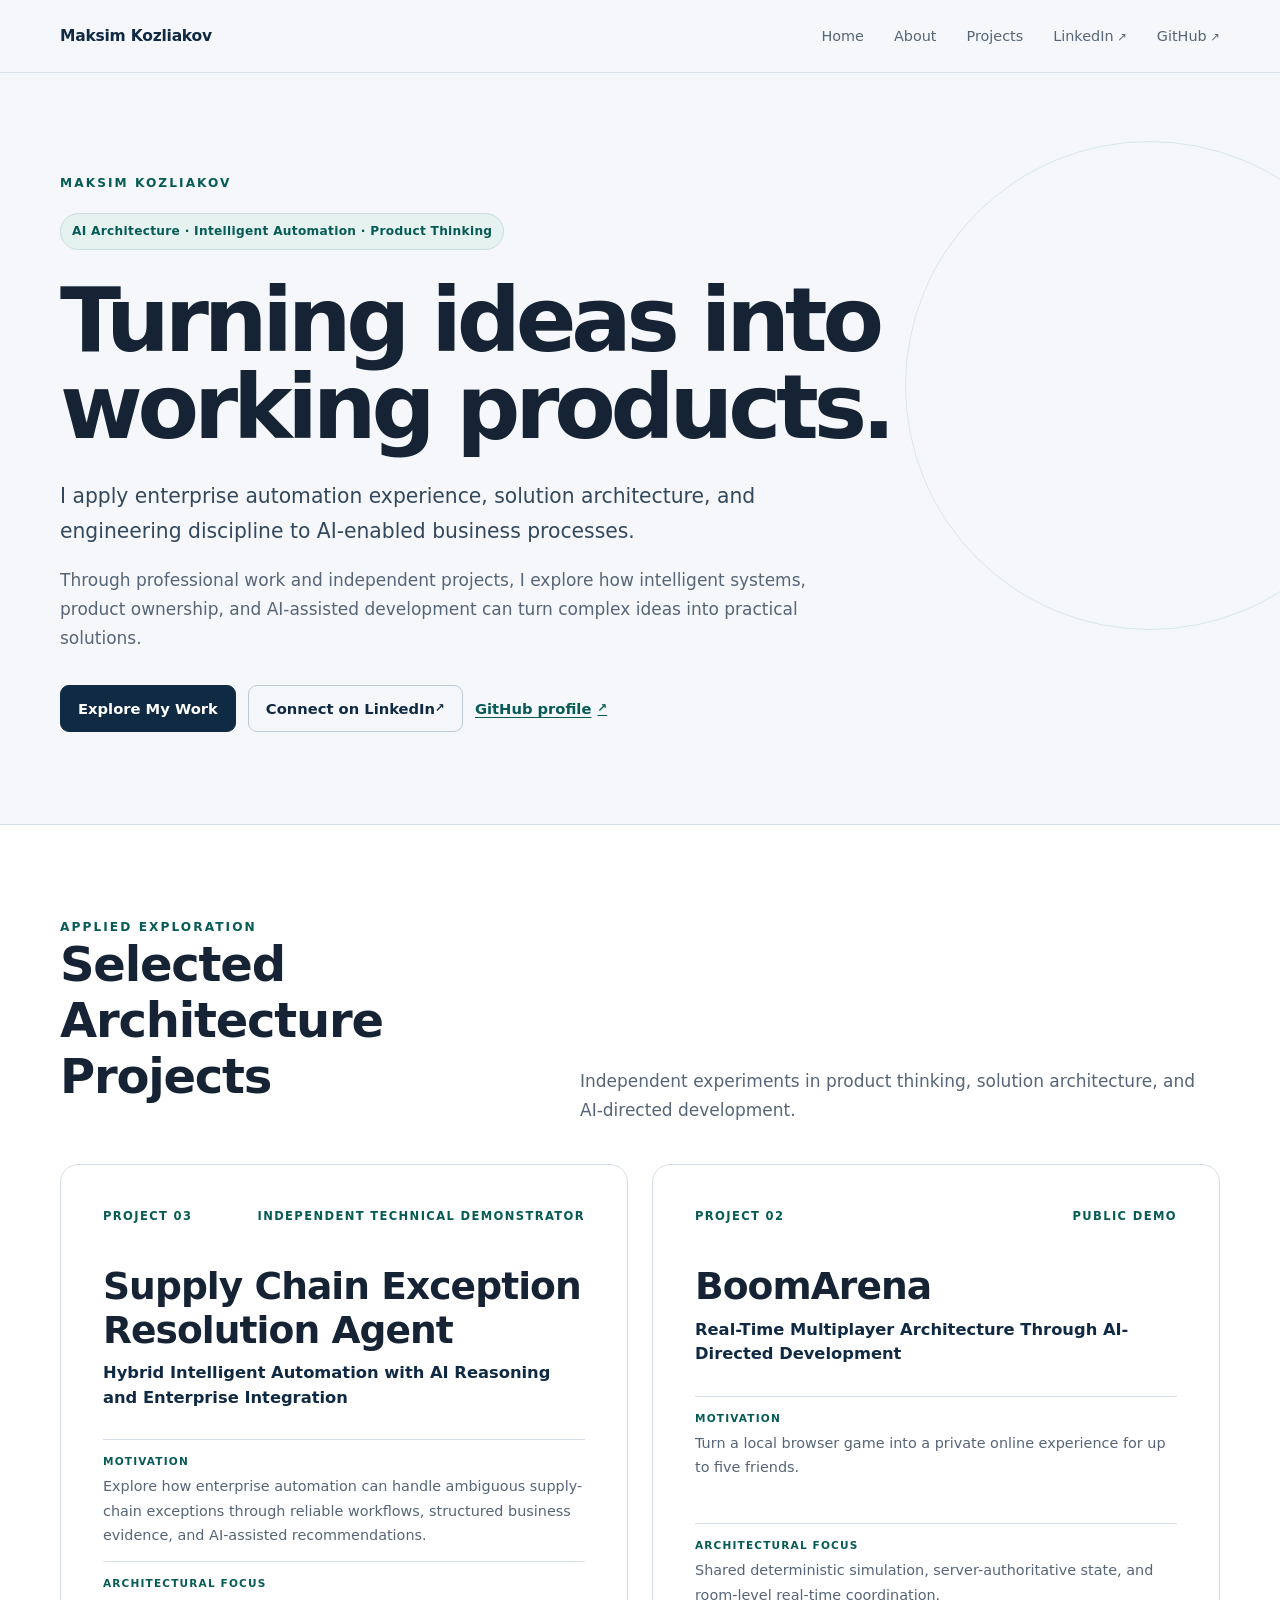
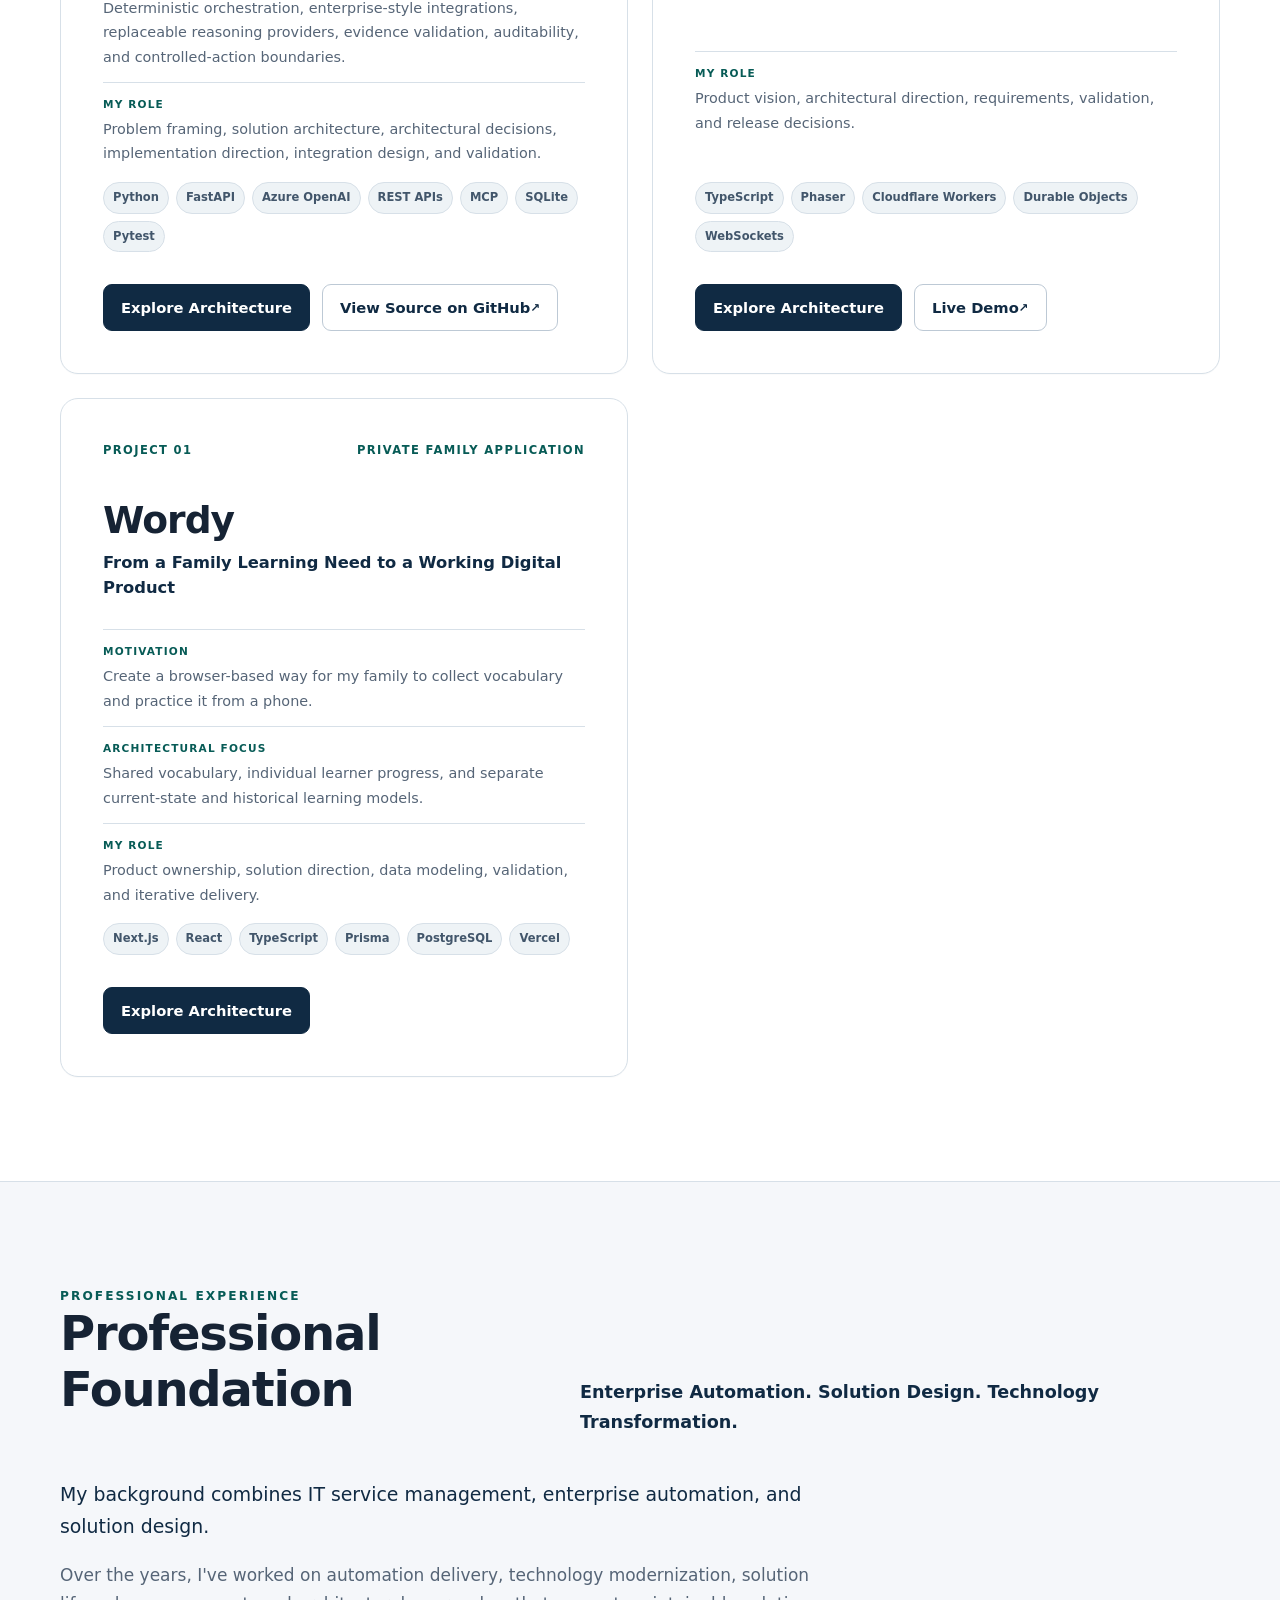
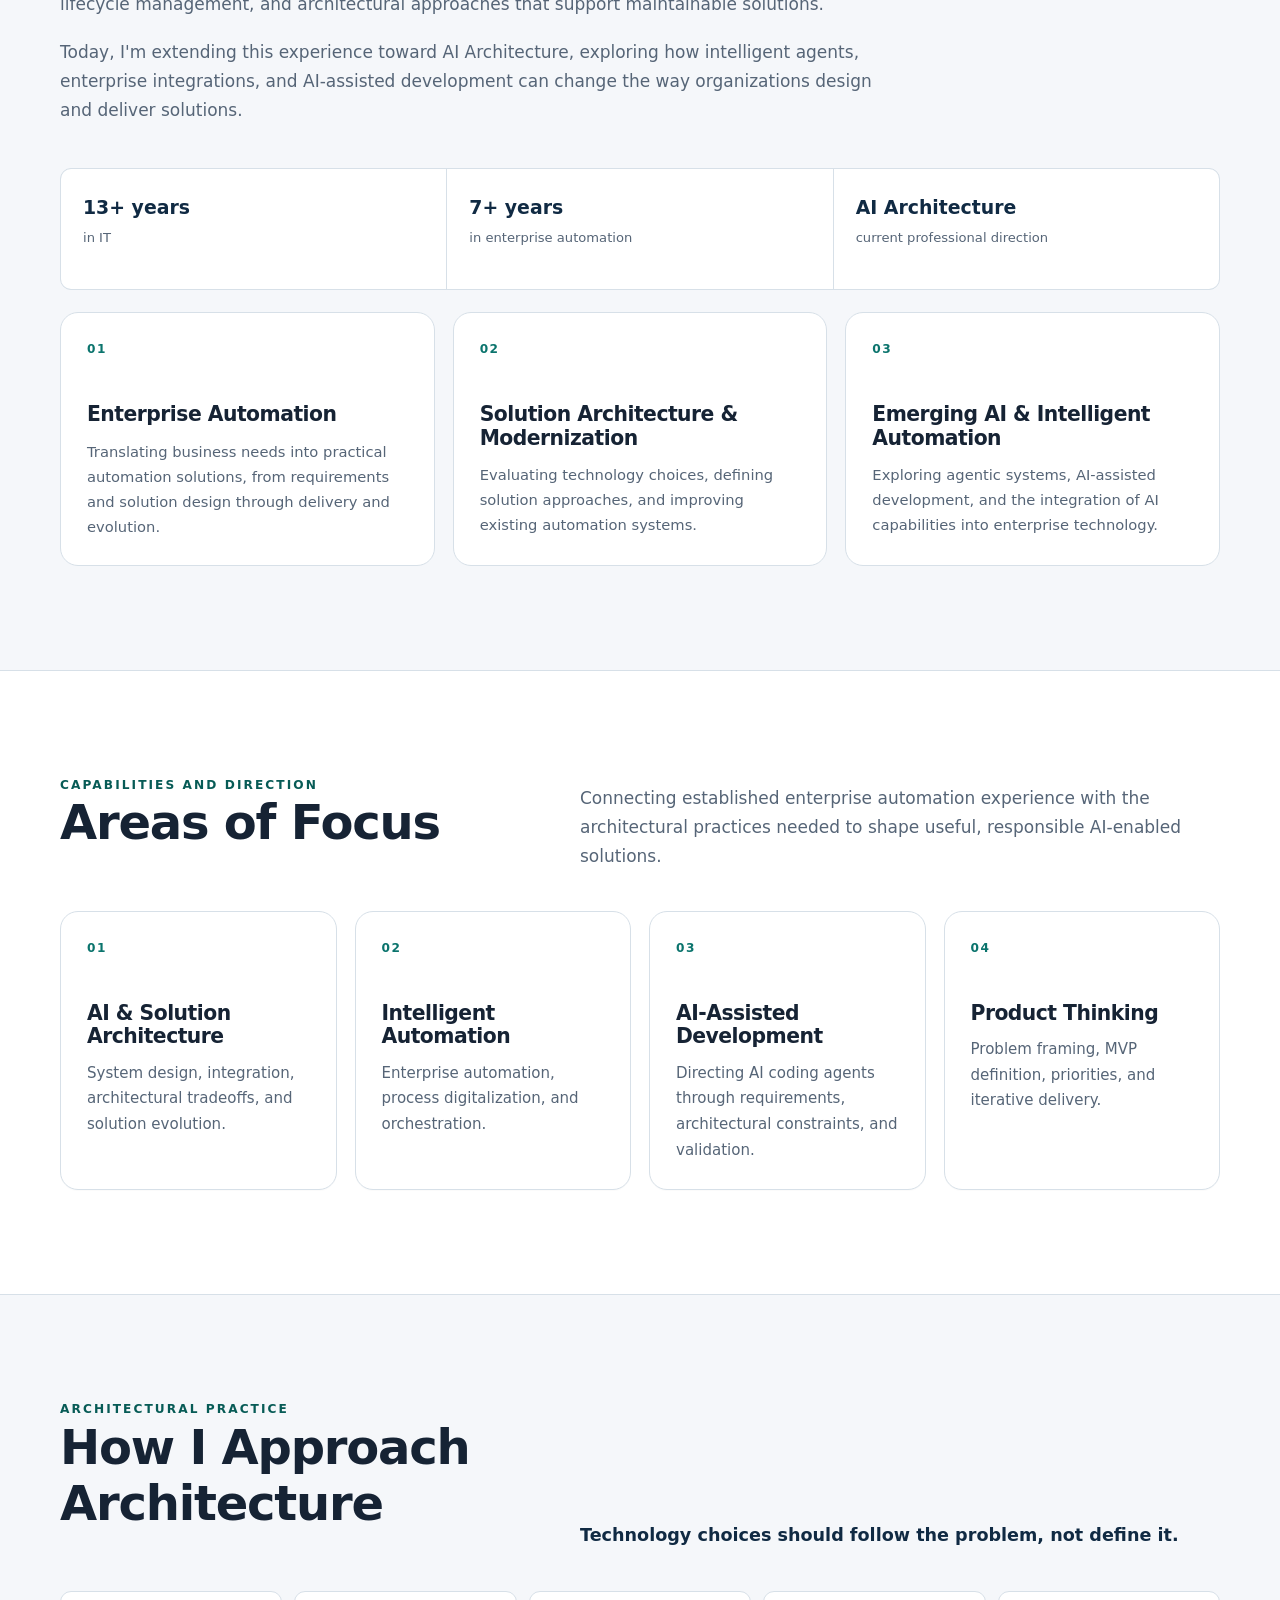
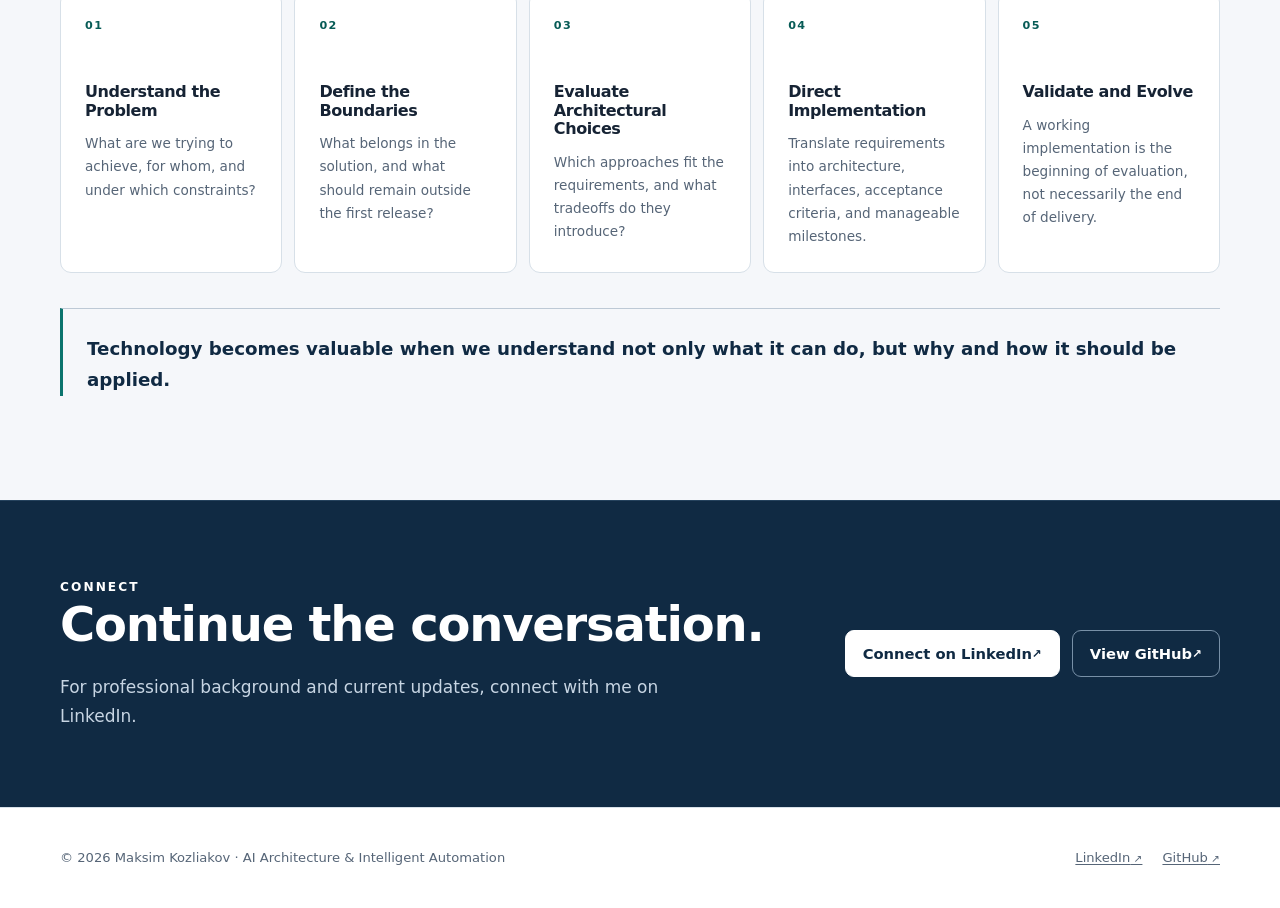
<file: site/index.html>
<!doctype html>
<html lang="en">
<head>
  <meta charset="utf-8">
  <meta name="viewport" content="width=device-width, initial-scale=1">
  <meta name="description" content="Explore the professional background and independent architecture projects of Maksim Kozliakov, an intelligent automation specialist focused on AI Architecture and solution design.">
  <meta name="theme-color" content="#f5f7fa">
  <link rel="canonical" href="https://kmsspb.github.io/">
  <meta property="og:type" content="website">
  <meta property="og:site_name" content="Maksim Kozliakov">
  <meta property="og:title" content="Maksim Kozliakov | AI Architecture &amp; Intelligent Automation">
  <meta property="og:description" content="Enterprise automation experience, architectural thinking, and practical exploration of emerging AI technologies.">
  <meta property="og:url" content="https://kmsspb.github.io/">
  <meta property="og:image" content="https://kmsspb.github.io/assets/images/og-home.png">
  <meta property="og:image:width" content="1200">
  <meta property="og:image:height" content="630">
  <meta property="og:image:alt" content="Maksim Kozliakov — AI Architecture and Intelligent Automation. Turning ideas into working products.">
  <meta name="twitter:card" content="summary_large_image">
  <meta name="twitter:title" content="Maksim Kozliakov | AI Architecture &amp; Intelligent Automation">
  <meta name="twitter:description" content="Enterprise automation experience, architectural thinking, and practical exploration of emerging AI technologies.">
  <meta name="twitter:image" content="https://kmsspb.github.io/assets/images/og-home.png">
  <title>Maksim Kozliakov | AI Architecture &amp; Intelligent Automation</title>
  <link rel="stylesheet" href="assets/style.css">
</head>
<body>
  <a class="skip-link" href="#content">Skip to content</a>
  <header class="site-header">
    <nav class="site-nav wrap" aria-label="Primary navigation">
      <a class="brand" href="./" aria-current="page">Maksim Kozliakov</a>
      <ul class="nav-links">
        <li><a href="#content">Home</a></li>
        <li><a href="#about">About</a></li>
        <li><a href="#projects">Projects</a></li>
        <li><a class="external" href="https://www.linkedin.com/in/maksim-kozliakov/" target="_blank" rel="noopener noreferrer">LinkedIn</a></li>
        <li><a class="external" href="https://github.com/kmsspb" target="_blank" rel="noopener noreferrer">GitHub</a></li>
      </ul>
    </nav>
  </header>

  <main id="content">
    <section class="hero wrap" aria-labelledby="hero-title">
      <div class="hero-copy">
        <p class="eyebrow">Maksim Kozliakov</p>
        <p class="professional-focus">AI Architecture · Intelligent Automation · Product Thinking</p>
        <h1 id="hero-title">Turning ideas into working products.</h1>
        <p class="lead">I apply enterprise automation experience, solution architecture, and engineering discipline to AI-enabled business processes.</p>
        <p class="hero-summary">Through professional work and independent projects, I explore how intelligent systems, product ownership, and AI-assisted development can turn complex ideas into practical solutions.</p>
        <div class="hero-actions">
          <a class="button primary" href="#projects">Explore My Work</a>
          <a class="button external" href="https://www.linkedin.com/in/maksim-kozliakov/" target="_blank" rel="noopener noreferrer">Connect on LinkedIn</a>
          <a class="text-link external" href="https://github.com/kmsspb" target="_blank" rel="noopener noreferrer">GitHub profile</a>
        </div>
      </div>
    </section>

    <section class="section section-alt projects-section" id="projects" aria-labelledby="projects-title">
      <div class="wrap">
        <div class="section-heading">
          <div><p class="eyebrow">Applied exploration</p><h2 id="projects-title">Selected Architecture Projects</h2></div>
          <p>Independent experiments in product thinking, solution architecture, and AI-directed development.</p>
        </div>
        <div class="project-grid">
          <!-- PROJECT CARDS: add copied project-card template below this line.
               Display order is manual; keep each Project NN chronology label stable. -->
          <article class="project-card supply-chain-card">
            <div class="project-order"><span>Project 03</span><span>Independent technical demonstrator</span></div>
            <h3>Supply Chain Exception Resolution Agent</h3>
            <p class="project-subtitle">Hybrid Intelligent Automation with AI Reasoning and Enterprise Integration</p>
            <div class="project-facts">
              <div><span>Motivation</span><p>Explore how enterprise automation can handle ambiguous supply-chain exceptions through reliable workflows, structured business evidence, and AI-assisted recommendations.</p></div>
              <div><span>Architectural focus</span><p>Deterministic orchestration, enterprise-style integrations, replaceable reasoning providers, evidence validation, auditability, and controlled-action boundaries.</p></div>
              <div><span>My role</span><p>Problem framing, solution architecture, architectural decisions, implementation direction, integration design, and validation.</p></div>
            </div>
            <ul class="tags" aria-label="Supply Chain Exception Resolution Agent technologies"><li>Python</li><li>FastAPI</li><li>Azure OpenAI</li><li>REST APIs</li><li>MCP</li><li>SQLite</li><li>Pytest</li></ul>
            <div class="card-actions">
              <a class="button primary" href="projects/supply-chain-exception-resolution.html">Explore Architecture</a>
              <a class="button external" href="https://github.com/kmsspb/Supply-Chain-Exception-Resolution-Agent" target="_blank" rel="noopener noreferrer">View Source on GitHub</a>
            </div>
          </article>
          <article class="project-card">
            <div class="project-order"><span>Project 02</span><span>Public demo</span></div>
            <template id="boomarena-home-screenshot">
              <figure class="project-media"><img src="assets/images/boomarena-gameplay.webp" width="1600" height="900" alt="BoomArena multiplayer match with players, bombs, and explosions in the arena."></figure>
            </template>
            <h3>BoomArena</h3>
            <p class="project-subtitle">Real-Time Multiplayer Architecture Through AI-Directed Development</p>
            <div class="project-facts">
              <div><span>Motivation</span><p>Turn a local browser game into a private online experience for up to five friends.</p></div>
              <div><span>Architectural focus</span><p>Shared deterministic simulation, server-authoritative state, and room-level real-time coordination.</p></div>
              <div><span>My role</span><p>Product vision, architectural direction, requirements, validation, and release decisions.</p></div>
            </div>
            <ul class="tags" aria-label="BoomArena technologies"><li>TypeScript</li><li>Phaser</li><li>Cloudflare Workers</li><li>Durable Objects</li><li>WebSockets</li></ul>
            <div class="card-actions">
              <a class="button primary" href="projects/boomarena.html">Explore Architecture</a>
              <a class="button external" href="https://boom-arena.kms-spb.workers.dev/" target="_blank" rel="noopener noreferrer">Live Demo</a>
            </div>
          </article>
          <article class="project-card">
            <div class="project-order"><span>Project 01</span><span>Private family application</span></div>
            <template id="wordy-home-screenshot">
              <figure class="project-media"><img src="assets/images/wordy-learning.webp" width="1600" height="900" alt="Sanitized Wordy vocabulary learning interface with no personal learner data."></figure>
            </template>
            <h3>Wordy</h3>
            <p class="project-subtitle">From a Family Learning Need to a Working Digital Product</p>
            <div class="project-facts">
              <div><span>Motivation</span><p>Create a browser-based way for my family to collect vocabulary and practice it from a phone.</p></div>
              <div><span>Architectural focus</span><p>Shared vocabulary, individual learner progress, and separate current-state and historical learning models.</p></div>
              <div><span>My role</span><p>Product ownership, solution direction, data modeling, validation, and iterative delivery.</p></div>
            </div>
            <ul class="tags" aria-label="Wordy technologies"><li>Next.js</li><li>React</li><li>TypeScript</li><li>Prisma</li><li>PostgreSQL</li><li>Vercel</li></ul>
            <div class="card-actions"><a class="button primary" href="projects/wordy.html">Explore Architecture</a></div>
          </article>
          <!-- END PROJECT CARDS -->
        </div>
      </div>
    </section>

    <section class="section" id="about" aria-labelledby="foundation-title">
      <div class="wrap">
        <div class="section-heading foundation-heading">
          <div>
            <p class="eyebrow">Professional experience</p>
            <h2 id="foundation-title">Professional Foundation</h2>
          </div>
          <p class="section-subtitle">Enterprise Automation. Solution Design. Technology Transformation.</p>
        </div>
        <div class="foundation-copy">
          <p>My background combines IT service management, enterprise automation, and solution design.</p>
          <p>Over the years, I've worked on automation delivery, technology modernization, solution lifecycle management, and architectural approaches that support maintainable solutions.</p>
          <p>Today, I'm extending this experience toward AI Architecture, exploring how intelligent agents, enterprise integrations, and AI-assisted development can change the way organizations design and deliver solutions.</p>
        </div>
        <div class="experience-strip" aria-label="Professional experience indicators">
          <div><strong>13+ years</strong><span>in IT</span></div>
          <div><strong>7+ years</strong><span>in enterprise automation</span></div>
          <div><strong>AI Architecture</strong><span>current professional direction</span></div>
        </div>
        <div class="foundation-grid">
          <article class="foundation-card"><span class="focus-number">01</span><h3>Enterprise Automation</h3><p>Translating business needs into practical automation solutions, from requirements and solution design through delivery and evolution.</p></article>
          <article class="foundation-card"><span class="focus-number">02</span><h3>Solution Architecture &amp; Modernization</h3><p>Evaluating technology choices, defining solution approaches, and improving existing automation systems.</p></article>
          <article class="foundation-card"><span class="focus-number">03</span><h3>Emerging AI &amp; Intelligent Automation</h3><p>Exploring agentic systems, AI-assisted development, and the integration of AI capabilities into enterprise technology.</p></article>
        </div>
      </div>
    </section>

    <section class="section section-alt" id="focus" aria-labelledby="focus-title">
      <div class="wrap">
        <div class="section-heading">
          <div><p class="eyebrow">Capabilities and direction</p><h2 id="focus-title">Areas of Focus</h2></div>
          <p>Connecting established enterprise automation experience with the architectural practices needed to shape useful, responsible AI-enabled solutions.</p>
        </div>
        <div class="focus-grid">
          <article class="focus-card"><span class="focus-number">01</span><h3>AI &amp; Solution Architecture</h3><p>System design, integration, architectural tradeoffs, and solution evolution.</p></article>
          <article class="focus-card"><span class="focus-number">02</span><h3>Intelligent Automation</h3><p>Enterprise automation, process digitalization, and orchestration.</p></article>
          <article class="focus-card"><span class="focus-number">03</span><h3>AI-Assisted Development</h3><p>Directing AI coding agents through requirements, architectural constraints, and validation.</p></article>
          <article class="focus-card"><span class="focus-number">04</span><h3>Product Thinking</h3><p>Problem framing, MVP definition, priorities, and iterative delivery.</p></article>
        </div>
      </div>
    </section>

    <section class="section" id="approach" aria-labelledby="approach-title">
      <div class="wrap">
        <div class="section-heading">
          <div><p class="eyebrow">Architectural practice</p><h2 id="approach-title">How I Approach Architecture</h2></div>
          <p class="section-subtitle">Technology choices should follow the problem, not define it.</p>
        </div>
        <ol class="approach-grid">
          <li><span>01</span><h3>Understand the Problem</h3><p>What are we trying to achieve, for whom, and under which constraints?</p></li>
          <li><span>02</span><h3>Define the Boundaries</h3><p>What belongs in the solution, and what should remain outside the first release?</p></li>
          <li><span>03</span><h3>Evaluate Architectural Choices</h3><p>Which approaches fit the requirements, and what tradeoffs do they introduce?</p></li>
          <li><span>04</span><h3>Direct Implementation</h3><p>Translate requirements into architecture, interfaces, acceptance criteria, and manageable milestones.</p></li>
          <li><span>05</span><h3>Validate and Evolve</h3><p>A working implementation is the beginning of evaluation, not necessarily the end of delivery.</p></li>
        </ol>
        <blockquote class="principle">Technology becomes valuable when we understand not only what it can do, but why and how it should be applied.</blockquote>
      </div>
    </section>

    <section class="section compact connect-section" id="connect" aria-labelledby="connect-title">
      <div class="wrap connect-inner">
        <div><p class="eyebrow">Connect</p><h2 id="connect-title">Continue the conversation.</h2><p>For professional background and current updates, connect with me on LinkedIn.</p></div>
        <div class="page-actions">
          <a class="button primary external" href="https://www.linkedin.com/in/maksim-kozliakov/" target="_blank" rel="noopener noreferrer">Connect on LinkedIn</a>
          <a class="button external" href="https://github.com/kmsspb" target="_blank" rel="noopener noreferrer">View GitHub</a>
        </div>
      </div>
    </section>
  </main>

  <footer class="site-footer">
    <div class="footer-inner wrap">
      <p>© 2026 Maksim Kozliakov · AI Architecture &amp; Intelligent Automation</p>
      <div class="footer-links">
        <a class="external" href="https://www.linkedin.com/in/maksim-kozliakov/" target="_blank" rel="noopener noreferrer">LinkedIn</a>
        <a class="external" href="https://github.com/kmsspb" target="_blank" rel="noopener noreferrer">GitHub</a>
      </div>
    </div>
  </footer>
</body>
</html>
</file>
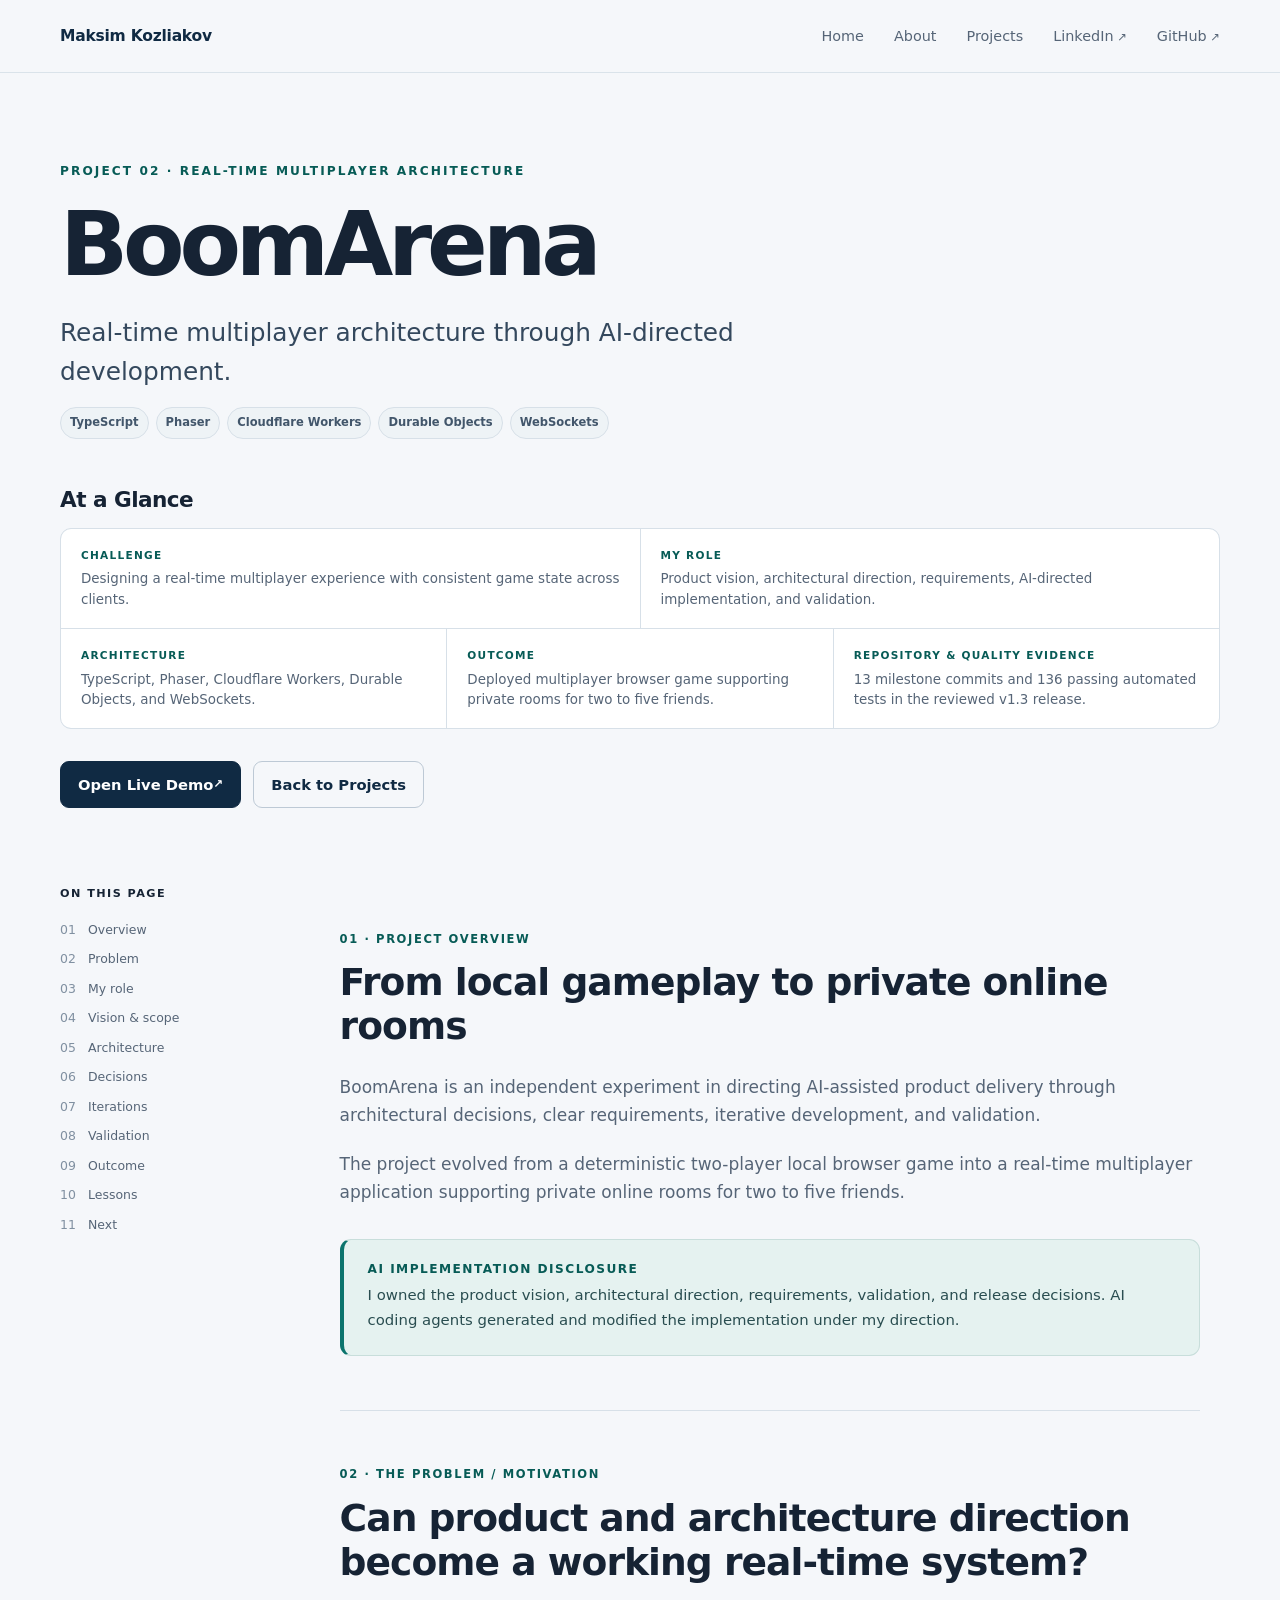
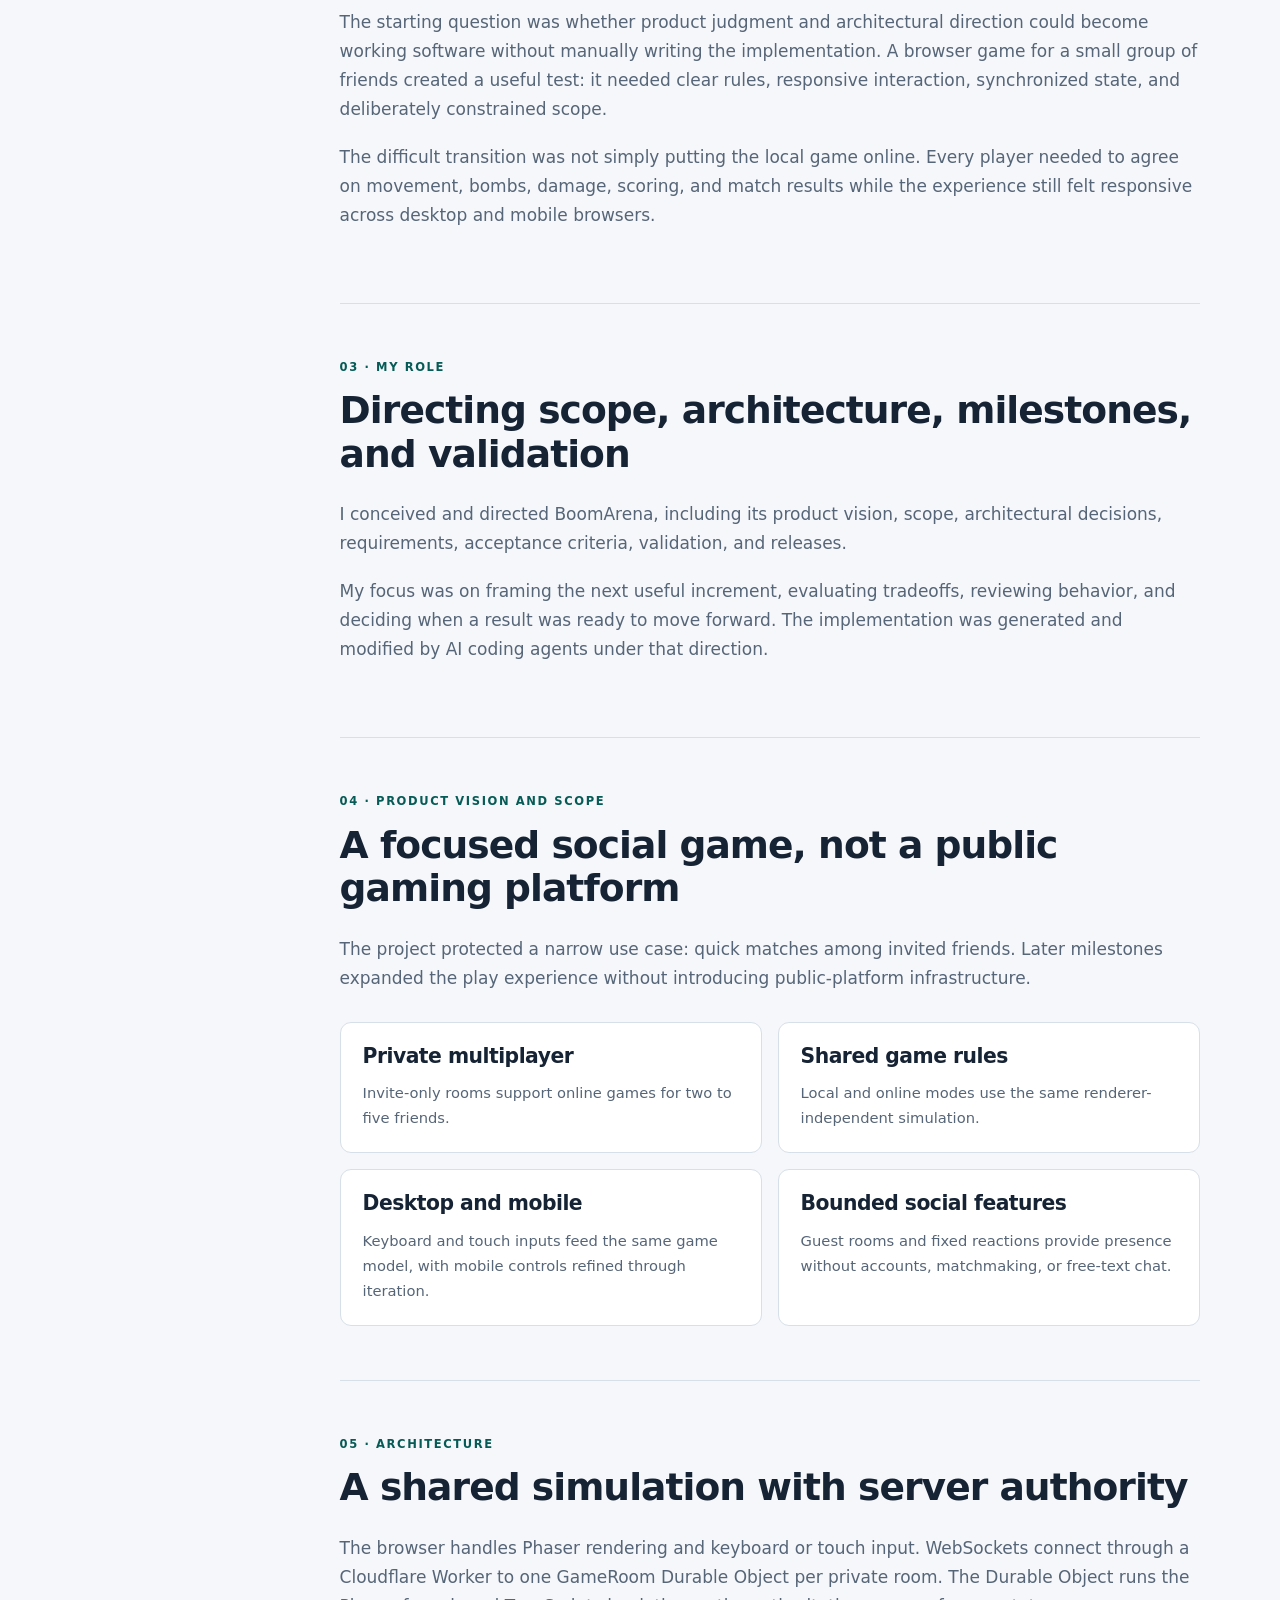
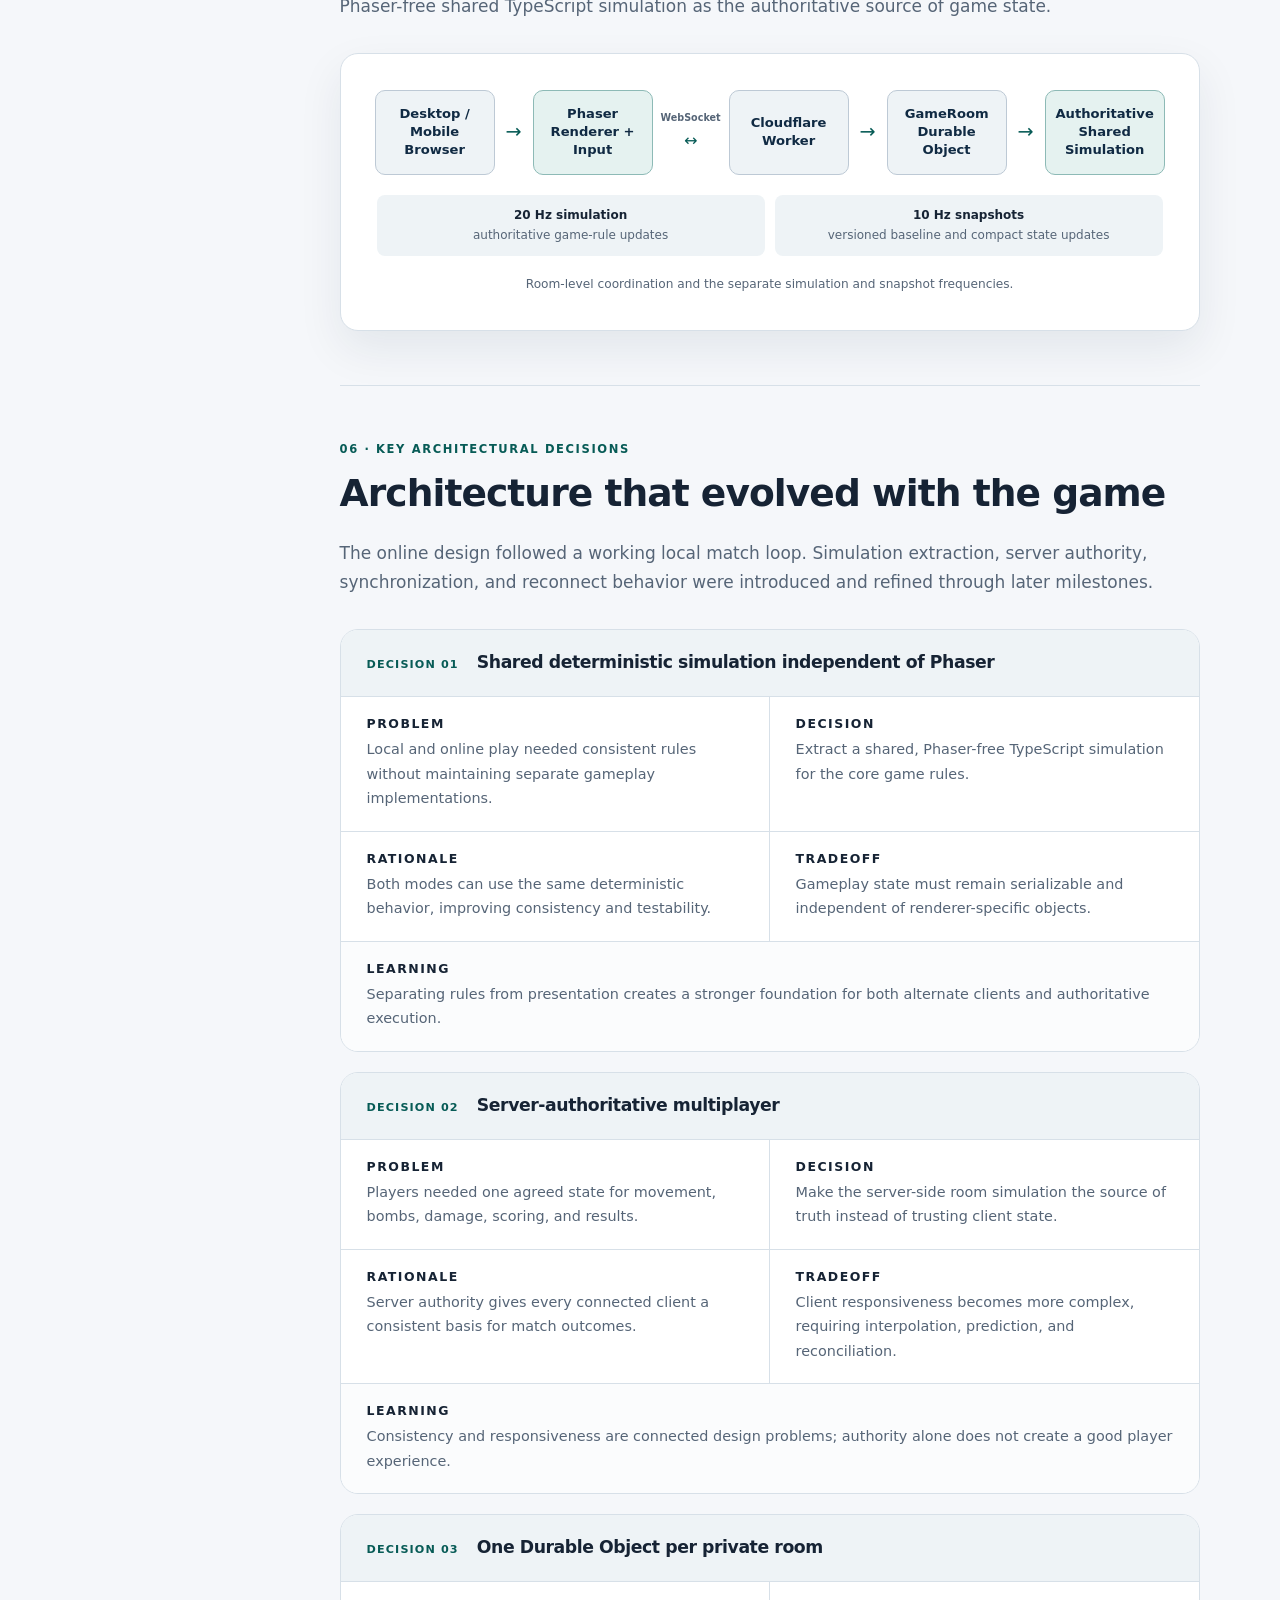
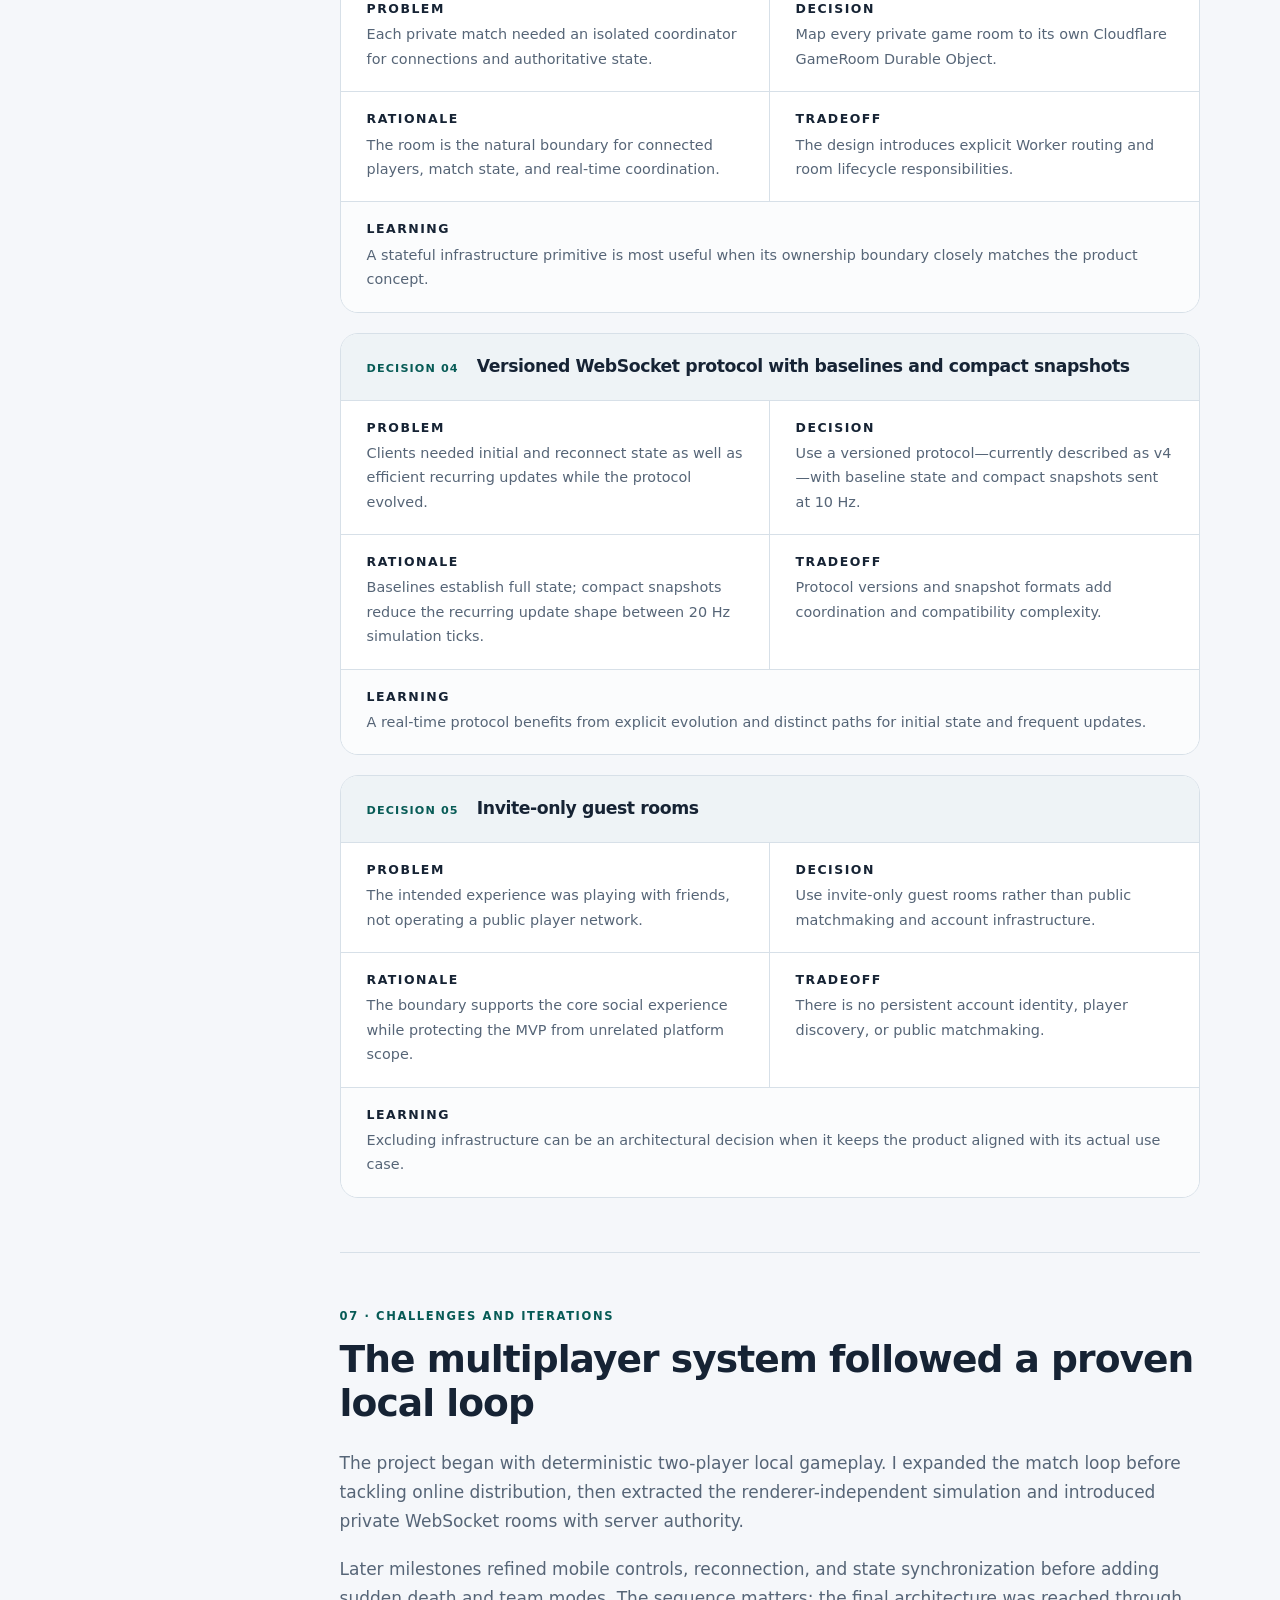
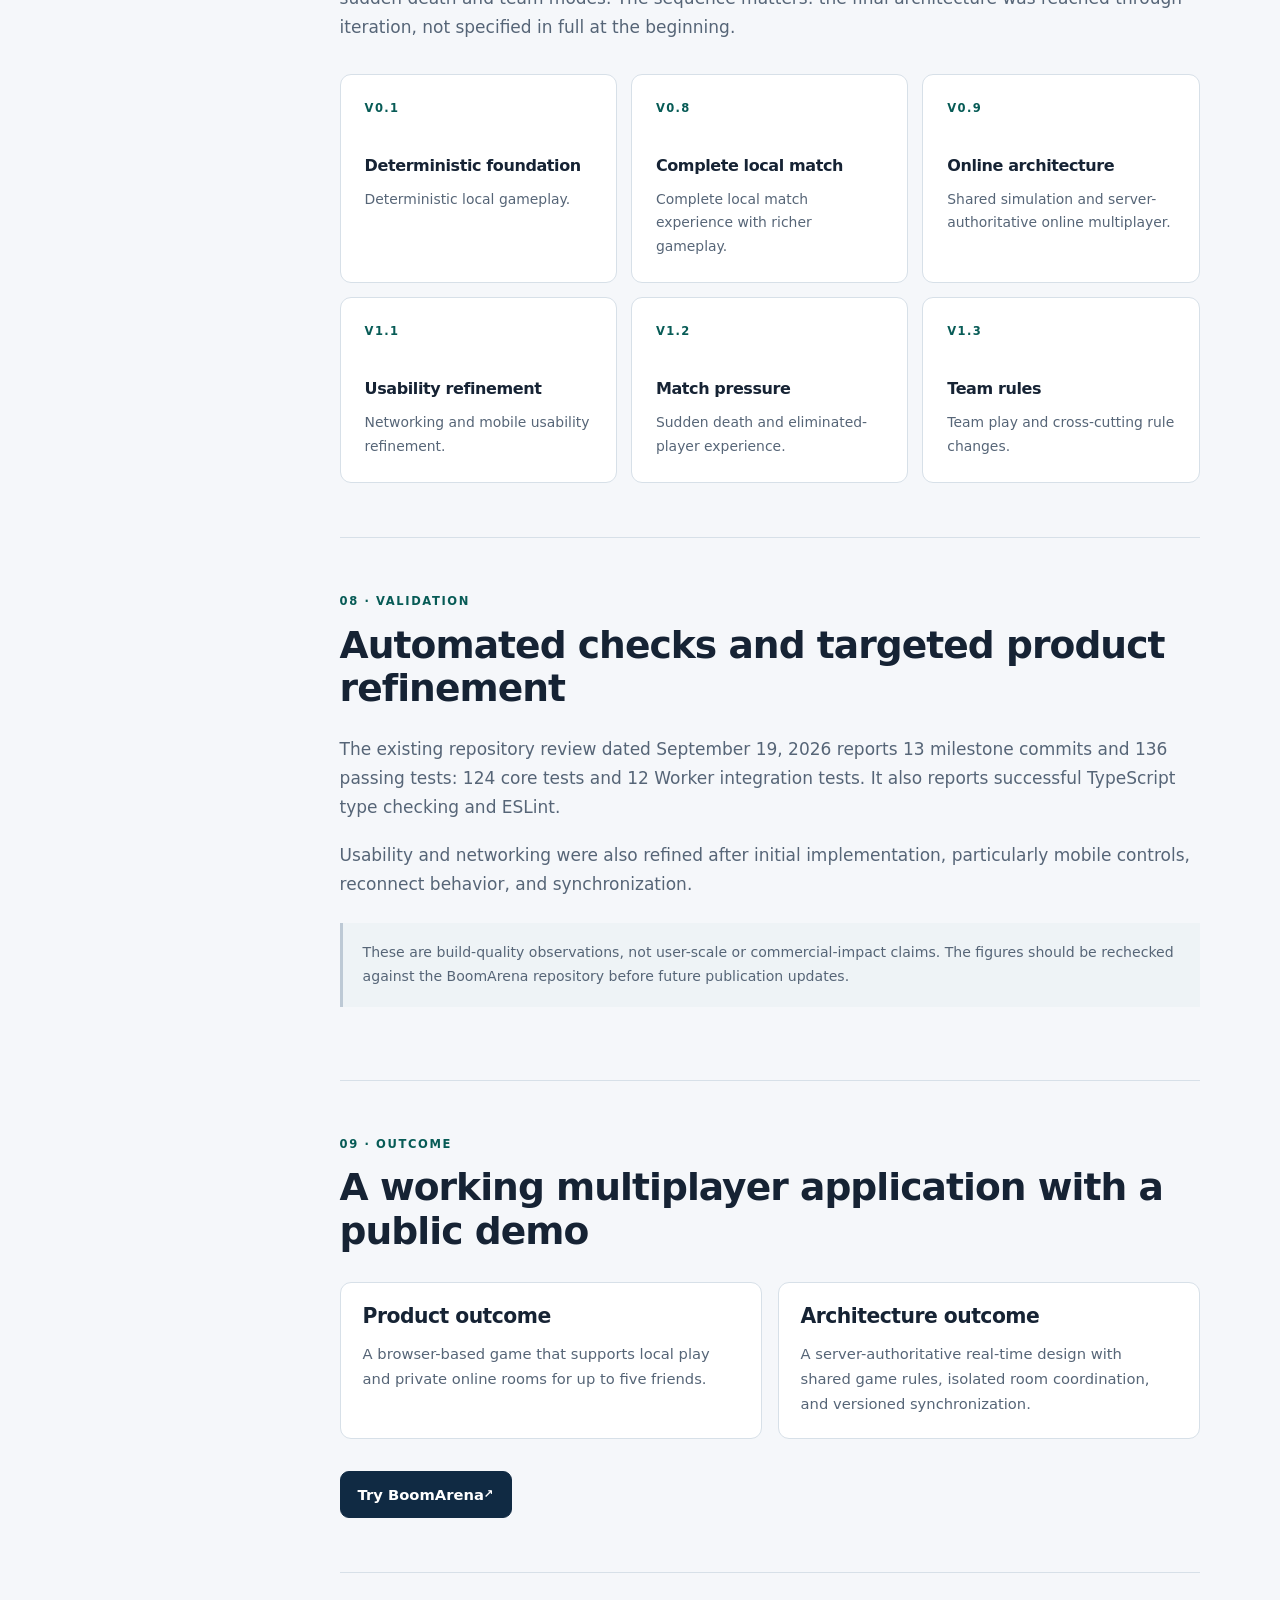
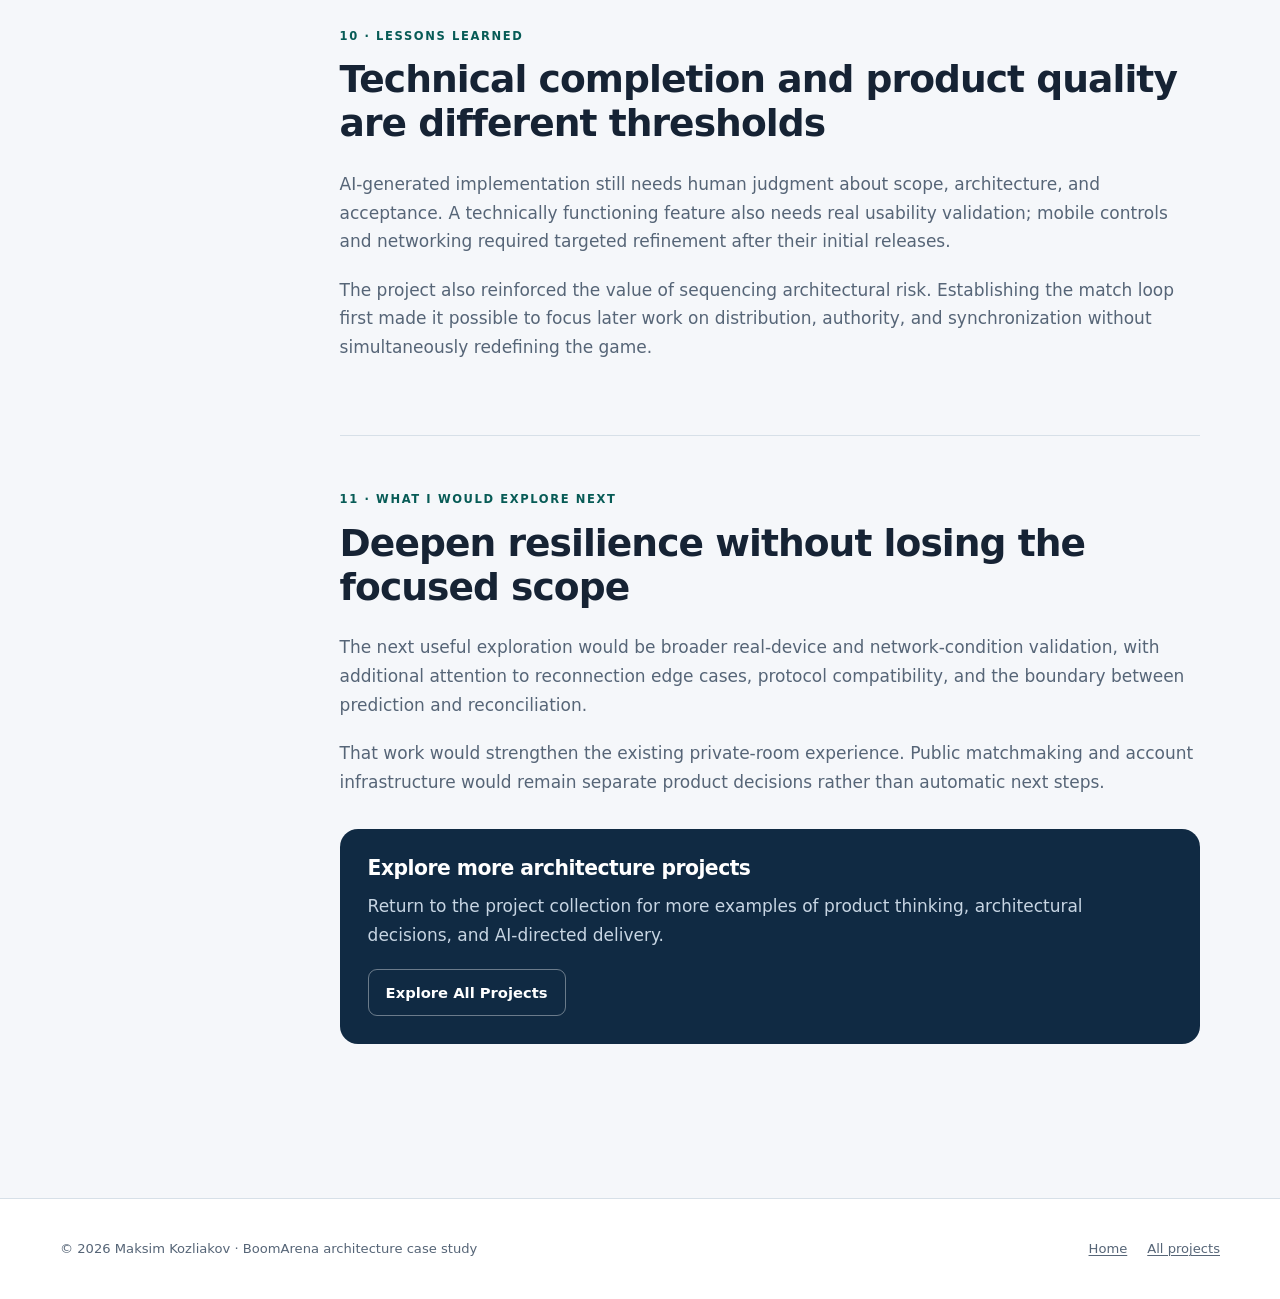
<file: site/projects/boomarena.html>
<!doctype html>
<html lang="en">
<head>
  <meta charset="utf-8">
  <meta name="viewport" content="width=device-width, initial-scale=1">
  <meta name="description" content="Explore the server-authoritative multiplayer architecture, Durable Object room model, WebSocket protocol, tradeoffs, and validation behind BoomArena.">
  <meta name="theme-color" content="#f5f7fa">
  <link rel="canonical" href="https://kmsspb.github.io/projects/boomarena.html">
  <meta property="og:type" content="article">
  <meta property="og:site_name" content="Maksim Kozliakov">
  <meta property="og:title" content="BoomArena Architecture Case Study | Maksim Kozliakov">
  <meta property="og:description" content="How a local browser game evolved into a real-time multiplayer application with shared simulation, server authority, and private rooms.">
  <meta property="og:url" content="https://kmsspb.github.io/projects/boomarena.html">
  <meta property="og:image" content="https://kmsspb.github.io/assets/images/og-boomarena.png">
  <meta property="og:image:width" content="1200">
  <meta property="og:image:height" content="630">
  <meta property="og:image:alt" content="BoomArena architecture case study by Maksim Kozliakov — real-time multiplayer and server-authoritative architecture.">
  <meta name="twitter:card" content="summary_large_image">
  <meta name="twitter:title" content="BoomArena Architecture Case Study | Maksim Kozliakov">
  <meta name="twitter:description" content="A real-time multiplayer browser game with shared simulation, server authority, and private rooms.">
  <meta name="twitter:image" content="https://kmsspb.github.io/assets/images/og-boomarena.png">
  <title>BoomArena Architecture Case Study | Maksim Kozliakov</title>
  <link rel="stylesheet" href="../assets/style.css">
</head>
<body>
  <a class="skip-link" href="#content">Skip to content</a>
  <header class="site-header">
    <nav class="site-nav wrap" aria-label="Primary navigation">
      <a class="brand" href="../">Maksim Kozliakov</a>
      <ul class="nav-links">
        <li><a href="../">Home</a></li>
        <li><a href="../#about">About</a></li>
        <li><a href="../#projects">Projects</a></li>
        <li><a class="external" href="https://www.linkedin.com/in/maksim-kozliakov/" target="_blank" rel="noopener noreferrer">LinkedIn</a></li>
        <li><a class="external" href="https://github.com/kmsspb" target="_blank" rel="noopener noreferrer">GitHub</a></li>
      </ul>
    </nav>
  </header>

  <main id="content">
    <header class="case-hero wrap">
      <p class="eyebrow">Project 02 · Real-time multiplayer architecture</p>
      <h1>BoomArena</h1>
      <p class="lead">Real-time multiplayer architecture through AI-directed development.</p>
      <template id="boomarena-case-screenshot">
        <figure class="case-media"><img src="../assets/images/boomarena-gameplay.webp" width="1600" height="900" alt="BoomArena multiplayer match with players, bombs, and explosions in the arena."></figure>
      </template>
      <ul class="tags" aria-label="BoomArena technologies">
        <li>TypeScript</li><li>Phaser</li><li>Cloudflare Workers</li><li>Durable Objects</li><li>WebSockets</li>
      </ul>
      <section class="at-a-glance" aria-labelledby="boomarena-glance-title">
        <h2 id="boomarena-glance-title">At a Glance</h2>
        <div class="at-a-glance-grid">
          <div class="glance-item wide"><span>Challenge</span><p>Designing a real-time multiplayer experience with consistent game state across clients.</p></div>
          <div class="glance-item wide"><span>My role</span><p>Product vision, architectural direction, requirements, AI-directed implementation, and validation.</p></div>
          <div class="glance-item"><span>Architecture</span><p>TypeScript, Phaser, Cloudflare Workers, Durable Objects, and WebSockets.</p></div>
          <div class="glance-item"><span>Outcome</span><p>Deployed multiplayer browser game supporting private rooms for two to five friends.</p></div>
          <div class="glance-item"><span>Repository &amp; quality evidence</span><p>13 milestone commits and 136 passing automated tests in the reviewed v1.3 release.</p></div>
        </div>
      </section>
      <div class="page-actions">
        <a class="button primary external" href="https://boom-arena.kms-spb.workers.dev/" target="_blank" rel="noopener noreferrer">Open Live Demo</a>
        <a class="button" href="../#projects">Back to Projects</a>
      </div>
    </header>

    <div class="case-layout wrap">
      <aside class="case-toc" aria-label="Case study sections">
        <p>On this page</p>
        <ol>
          <li><a href="#overview">Overview</a></li>
          <li><a href="#problem">Problem</a></li>
          <li><a href="#role">My role</a></li>
          <li><a href="#scope">Vision &amp; scope</a></li>
          <li><a href="#architecture">Architecture</a></li>
          <li><a href="#decisions">Decisions</a></li>
          <li><a href="#iterations">Iterations</a></li>
          <li><a href="#validation">Validation</a></li>
          <li><a href="#outcome">Outcome</a></li>
          <li><a href="#lessons">Lessons</a></li>
          <li><a href="#next">Next</a></li>
        </ol>
      </aside>

      <article class="case-content">
        <section id="overview" aria-labelledby="overview-title">
          <span class="section-number">01 · Project overview</span>
          <h2 id="overview-title">From local gameplay to private online rooms</h2>
          <p>BoomArena is an independent experiment in directing AI-assisted product delivery through architectural decisions, clear requirements, iterative development, and validation.</p>
          <p>The project evolved from a deterministic two-player local browser game into a real-time multiplayer application supporting private online rooms for two to five friends.</p>
          <div class="disclosure">
            <h3>AI implementation disclosure</h3>
            <p>I owned the product vision, architectural direction, requirements, validation, and release decisions. AI coding agents generated and modified the implementation under my direction.</p>
          </div>
        </section>

        <section id="problem" aria-labelledby="problem-title">
          <span class="section-number">02 · The problem / motivation</span>
          <h2 id="problem-title">Can product and architecture direction become a working real-time system?</h2>
          <p>The starting question was whether product judgment and architectural direction could become working software without manually writing the implementation. A browser game for a small group of friends created a useful test: it needed clear rules, responsive interaction, synchronized state, and deliberately constrained scope.</p>
          <p>The difficult transition was not simply putting the local game online. Every player needed to agree on movement, bombs, damage, scoring, and match results while the experience still felt responsive across desktop and mobile browsers.</p>
        </section>

        <section id="role" aria-labelledby="role-title">
          <span class="section-number">03 · My role</span>
          <h2 id="role-title">Directing scope, architecture, milestones, and validation</h2>
          <p>I conceived and directed BoomArena, including its product vision, scope, architectural decisions, requirements, acceptance criteria, validation, and releases.</p>
          <p>My focus was on framing the next useful increment, evaluating tradeoffs, reviewing behavior, and deciding when a result was ready to move forward. The implementation was generated and modified by AI coding agents under that direction.</p>
        </section>

        <section id="scope" aria-labelledby="scope-title">
          <span class="section-number">04 · Product vision and scope</span>
          <h2 id="scope-title">A focused social game, not a public gaming platform</h2>
          <p>The project protected a narrow use case: quick matches among invited friends. Later milestones expanded the play experience without introducing public-platform infrastructure.</p>
          <div class="scope-grid">
            <div class="scope-item"><h3>Private multiplayer</h3><p>Invite-only rooms support online games for two to five friends.</p></div>
            <div class="scope-item"><h3>Shared game rules</h3><p>Local and online modes use the same renderer-independent simulation.</p></div>
            <div class="scope-item"><h3>Desktop and mobile</h3><p>Keyboard and touch inputs feed the same game model, with mobile controls refined through iteration.</p></div>
            <div class="scope-item"><h3>Bounded social features</h3><p>Guest rooms and fixed reactions provide presence without accounts, matchmaking, or free-text chat.</p></div>
          </div>
        </section>

        <section id="architecture" aria-labelledby="architecture-title">
          <span class="section-number">05 · Architecture</span>
          <h2 id="architecture-title">A shared simulation with server authority</h2>
          <p>The browser handles Phaser rendering and keyboard or touch input. WebSockets connect through a Cloudflare Worker to one GameRoom Durable Object per private room. The Durable Object runs the Phaser-free shared TypeScript simulation as the authoritative source of game state.</p>
          <figure class="architecture-diagram" role="img" aria-label="BoomArena architecture: desktop and mobile browsers use Phaser rendering and input, communicate over WebSockets through a Cloudflare Worker, and connect to a GameRoom Durable Object that runs the authoritative shared simulation. The server simulation runs at 20 hertz and sends versioned baseline or compact snapshots at 10 hertz.">
            <div class="diagram-flow" aria-hidden="true">
              <div class="diagram-node">Desktop / Mobile Browser</div>
              <div class="diagram-connector">→</div>
              <div class="diagram-node emphasis">Phaser Renderer + Input</div>
              <div class="diagram-connector labeled"><small>WebSocket</small>↔</div>
              <div class="diagram-node">Cloudflare Worker</div>
              <div class="diagram-connector">→</div>
              <div class="diagram-node">GameRoom Durable Object</div>
              <div class="diagram-connector">→</div>
              <div class="diagram-node emphasis">Authoritative Shared Simulation</div>
            </div>
            <div class="diagram-notes" aria-hidden="true">
              <p><strong>20 Hz simulation</strong><br>authoritative game-rule updates</p>
              <p><strong>10 Hz snapshots</strong><br>versioned baseline and compact state updates</p>
            </div>
            <figcaption>Room-level coordination and the separate simulation and snapshot frequencies.</figcaption>
          </figure>
        </section>

        <section id="decisions" aria-labelledby="decisions-title">
          <span class="section-number">06 · Key architectural decisions</span>
          <h2 id="decisions-title">Architecture that evolved with the game</h2>
          <p>The online design followed a working local match loop. Simulation extraction, server authority, synchronization, and reconnect behavior were introduced and refined through later milestones.</p>
          <div class="decision-list">
            <article class="decision-card">
              <header class="decision-header"><span class="decision-index">DECISION 01</span><h3>Shared deterministic simulation independent of Phaser</h3></header>
              <div class="decision-body">
                <div class="decision-field"><h4>Problem</h4><p>Local and online play needed consistent rules without maintaining separate gameplay implementations.</p></div>
                <div class="decision-field"><h4>Decision</h4><p>Extract a shared, Phaser-free TypeScript simulation for the core game rules.</p></div>
                <div class="decision-field"><h4>Rationale</h4><p>Both modes can use the same deterministic behavior, improving consistency and testability.</p></div>
                <div class="decision-field"><h4>Tradeoff</h4><p>Gameplay state must remain serializable and independent of renderer-specific objects.</p></div>
                <div class="decision-field"><h4>Learning</h4><p>Separating rules from presentation creates a stronger foundation for both alternate clients and authoritative execution.</p></div>
              </div>
            </article>

            <article class="decision-card">
              <header class="decision-header"><span class="decision-index">DECISION 02</span><h3>Server-authoritative multiplayer</h3></header>
              <div class="decision-body">
                <div class="decision-field"><h4>Problem</h4><p>Players needed one agreed state for movement, bombs, damage, scoring, and results.</p></div>
                <div class="decision-field"><h4>Decision</h4><p>Make the server-side room simulation the source of truth instead of trusting client state.</p></div>
                <div class="decision-field"><h4>Rationale</h4><p>Server authority gives every connected client a consistent basis for match outcomes.</p></div>
                <div class="decision-field"><h4>Tradeoff</h4><p>Client responsiveness becomes more complex, requiring interpolation, prediction, and reconciliation.</p></div>
                <div class="decision-field"><h4>Learning</h4><p>Consistency and responsiveness are connected design problems; authority alone does not create a good player experience.</p></div>
              </div>
            </article>

            <article class="decision-card">
              <header class="decision-header"><span class="decision-index">DECISION 03</span><h3>One Durable Object per private room</h3></header>
              <div class="decision-body">
                <div class="decision-field"><h4>Problem</h4><p>Each private match needed an isolated coordinator for connections and authoritative state.</p></div>
                <div class="decision-field"><h4>Decision</h4><p>Map every private game room to its own Cloudflare GameRoom Durable Object.</p></div>
                <div class="decision-field"><h4>Rationale</h4><p>The room is the natural boundary for connected players, match state, and real-time coordination.</p></div>
                <div class="decision-field"><h4>Tradeoff</h4><p>The design introduces explicit Worker routing and room lifecycle responsibilities.</p></div>
                <div class="decision-field"><h4>Learning</h4><p>A stateful infrastructure primitive is most useful when its ownership boundary closely matches the product concept.</p></div>
              </div>
            </article>

            <article class="decision-card">
              <header class="decision-header"><span class="decision-index">DECISION 04</span><h3>Versioned WebSocket protocol with baselines and compact snapshots</h3></header>
              <div class="decision-body">
                <div class="decision-field"><h4>Problem</h4><p>Clients needed initial and reconnect state as well as efficient recurring updates while the protocol evolved.</p></div>
                <div class="decision-field"><h4>Decision</h4><p>Use a versioned protocol—currently described as v4—with baseline state and compact snapshots sent at 10 Hz.</p></div>
                <div class="decision-field"><h4>Rationale</h4><p>Baselines establish full state; compact snapshots reduce the recurring update shape between 20 Hz simulation ticks.</p></div>
                <div class="decision-field"><h4>Tradeoff</h4><p>Protocol versions and snapshot formats add coordination and compatibility complexity.</p></div>
                <div class="decision-field"><h4>Learning</h4><p>A real-time protocol benefits from explicit evolution and distinct paths for initial state and frequent updates.</p></div>
              </div>
            </article>

            <article class="decision-card">
              <header class="decision-header"><span class="decision-index">DECISION 05</span><h3>Invite-only guest rooms</h3></header>
              <div class="decision-body">
                <div class="decision-field"><h4>Problem</h4><p>The intended experience was playing with friends, not operating a public player network.</p></div>
                <div class="decision-field"><h4>Decision</h4><p>Use invite-only guest rooms rather than public matchmaking and account infrastructure.</p></div>
                <div class="decision-field"><h4>Rationale</h4><p>The boundary supports the core social experience while protecting the MVP from unrelated platform scope.</p></div>
                <div class="decision-field"><h4>Tradeoff</h4><p>There is no persistent account identity, player discovery, or public matchmaking.</p></div>
                <div class="decision-field"><h4>Learning</h4><p>Excluding infrastructure can be an architectural decision when it keeps the product aligned with its actual use case.</p></div>
              </div>
            </article>
          </div>
        </section>

        <section id="iterations" aria-labelledby="iterations-title">
          <span class="section-number">07 · Challenges and iterations</span>
          <h2 id="iterations-title">The multiplayer system followed a proven local loop</h2>
          <p>The project began with deterministic two-player local gameplay. I expanded the match loop before tackling online distribution, then extracted the renderer-independent simulation and introduced private WebSocket rooms with server authority.</p>
          <p>Later milestones refined mobile controls, reconnection, and state synchronization before adding sudden death and team modes. The sequence matters: the final architecture was reached through iteration, not specified in full at the beginning.</p>
          <ol class="timeline" aria-label="BoomArena development milestones">
            <li><span class="timeline-version">v0.1</span><h3>Deterministic foundation</h3><p>Deterministic local gameplay.</p></li>
            <li><span class="timeline-version">v0.8</span><h3>Complete local match</h3><p>Complete local match experience with richer gameplay.</p></li>
            <li><span class="timeline-version">v0.9</span><h3>Online architecture</h3><p>Shared simulation and server-authoritative online multiplayer.</p></li>
            <li><span class="timeline-version">v1.1</span><h3>Usability refinement</h3><p>Networking and mobile usability refinement.</p></li>
            <li><span class="timeline-version">v1.2</span><h3>Match pressure</h3><p>Sudden death and eliminated-player experience.</p></li>
            <li><span class="timeline-version">v1.3</span><h3>Team rules</h3><p>Team play and cross-cutting rule changes.</p></li>
          </ol>
        </section>

        <section id="validation" aria-labelledby="validation-title">
          <span class="section-number">08 · Validation</span>
          <h2 id="validation-title">Automated checks and targeted product refinement</h2>
          <p>The existing repository review dated September 19, 2026 reports 13 milestone commits and 136 passing tests: 124 core tests and 12 Worker integration tests. It also reports successful TypeScript type checking and ESLint.</p>
          <p>Usability and networking were also refined after initial implementation, particularly mobile controls, reconnect behavior, and synchronization.</p>
          <p class="note">These are build-quality observations, not user-scale or commercial-impact claims. The figures should be rechecked against the BoomArena repository before future publication updates.</p>
        </section>

        <section id="outcome" aria-labelledby="outcome-title">
          <span class="section-number">09 · Outcome</span>
          <h2 id="outcome-title">A working multiplayer application with a public demo</h2>
          <div class="outcome-grid">
            <div class="outcome-item"><h3>Product outcome</h3><p>A browser-based game that supports local play and private online rooms for up to five friends.</p></div>
            <div class="outcome-item"><h3>Architecture outcome</h3><p>A server-authoritative real-time design with shared game rules, isolated room coordination, and versioned synchronization.</p></div>
          </div>
          <div class="page-actions"><a class="button primary external" href="https://boom-arena.kms-spb.workers.dev/" target="_blank" rel="noopener noreferrer">Try BoomArena</a></div>
        </section>

        <section id="lessons" aria-labelledby="lessons-title">
          <span class="section-number">10 · Lessons learned</span>
          <h2 id="lessons-title">Technical completion and product quality are different thresholds</h2>
          <p>AI-generated implementation still needs human judgment about scope, architecture, and acceptance. A technically functioning feature also needs real usability validation; mobile controls and networking required targeted refinement after their initial releases.</p>
          <p>The project also reinforced the value of sequencing architectural risk. Establishing the match loop first made it possible to focus later work on distribution, authority, and synchronization without simultaneously redefining the game.</p>
        </section>

        <section id="next" aria-labelledby="next-title">
          <span class="section-number">11 · What I would explore next</span>
          <h2 id="next-title">Deepen resilience without losing the focused scope</h2>
          <p>The next useful exploration would be broader real-device and network-condition validation, with additional attention to reconnection edge cases, protocol compatibility, and the boundary between prediction and reconciliation.</p>
          <p>That work would strengthen the existing private-room experience. Public matchmaking and account infrastructure would remain separate product decisions rather than automatic next steps.</p>
          <div class="case-next">
            <h3>Explore more architecture projects</h3>
            <p>Return to the project collection for more examples of product thinking, architectural decisions, and AI-directed delivery.</p>
            <a class="button" href="../#projects">Explore All Projects</a>
          </div>
        </section>
      </article>
    </div>
  </main>

  <footer class="site-footer">
    <div class="footer-inner wrap">
      <p>© 2026 Maksim Kozliakov · BoomArena architecture case study</p>
      <div class="footer-links"><a href="../">Home</a><a href="../#projects">All projects</a></div>
    </div>
  </footer>
</body>
</html>
</file>
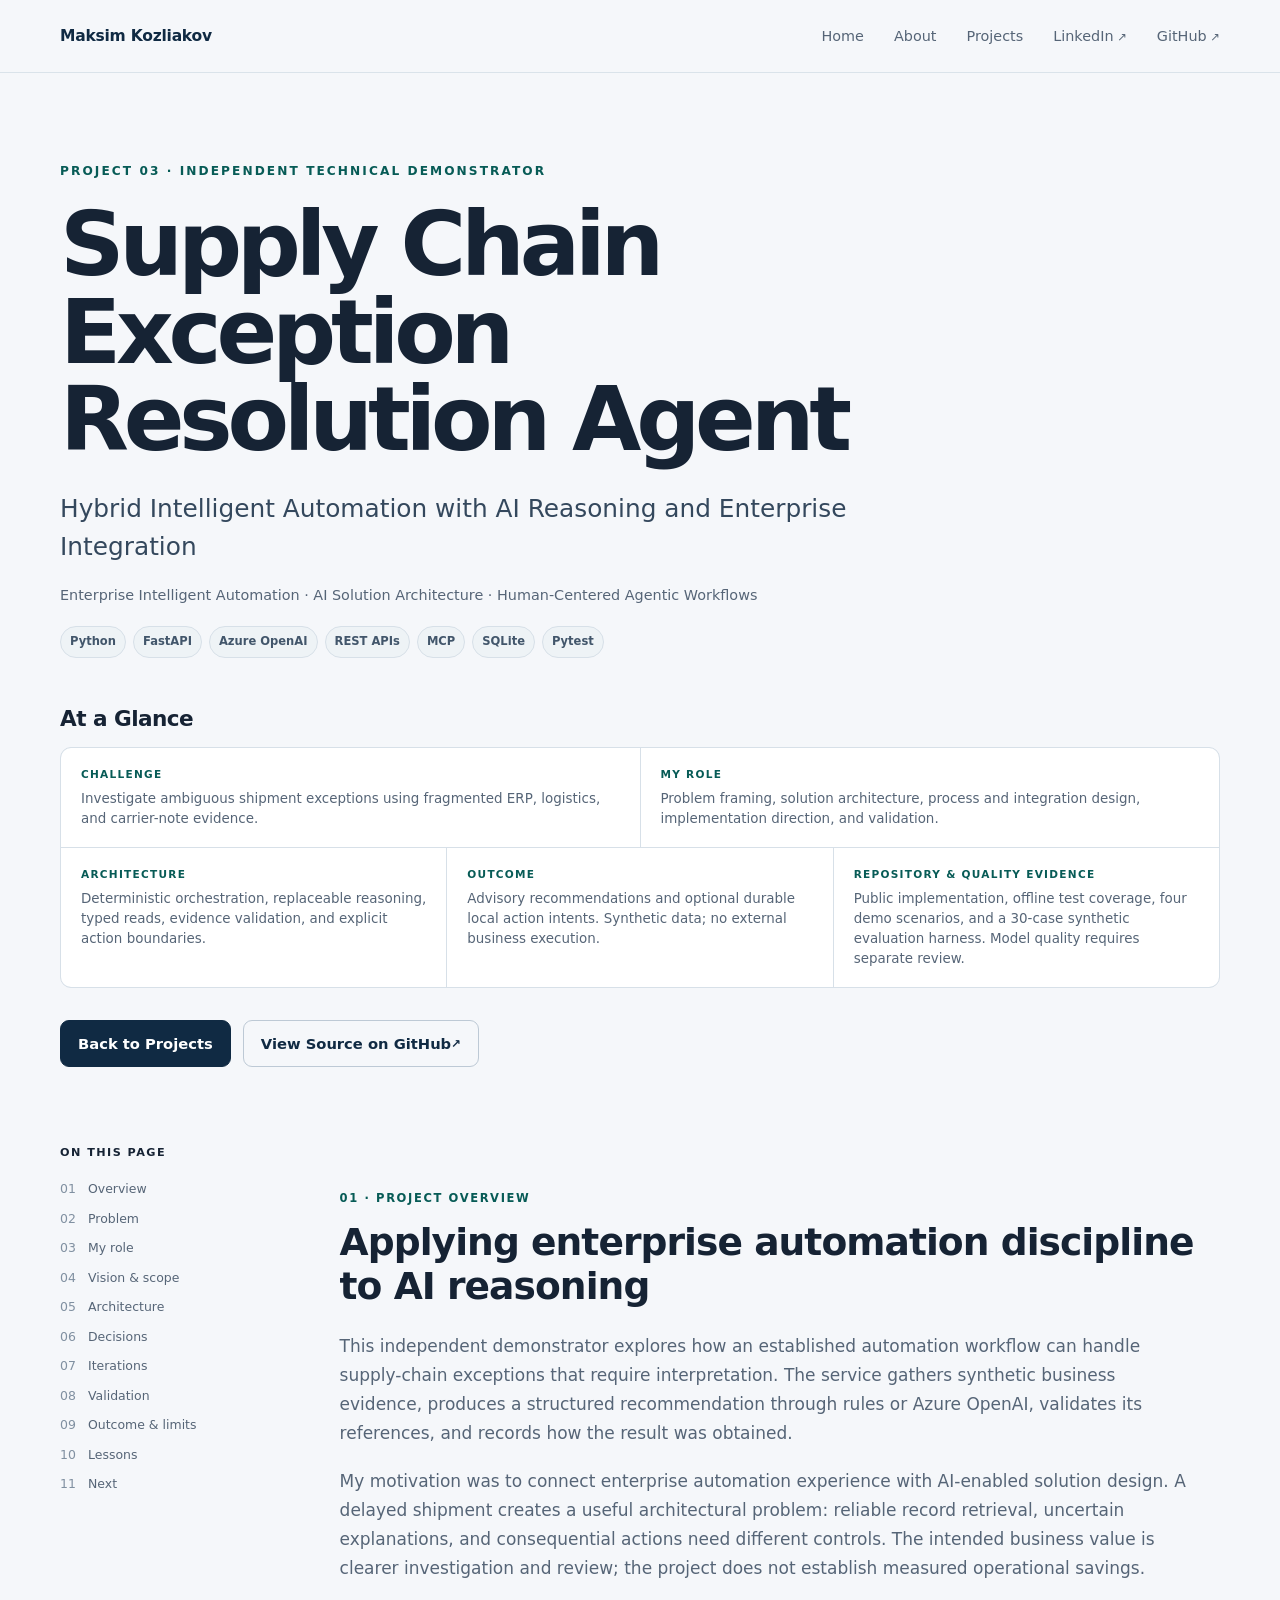
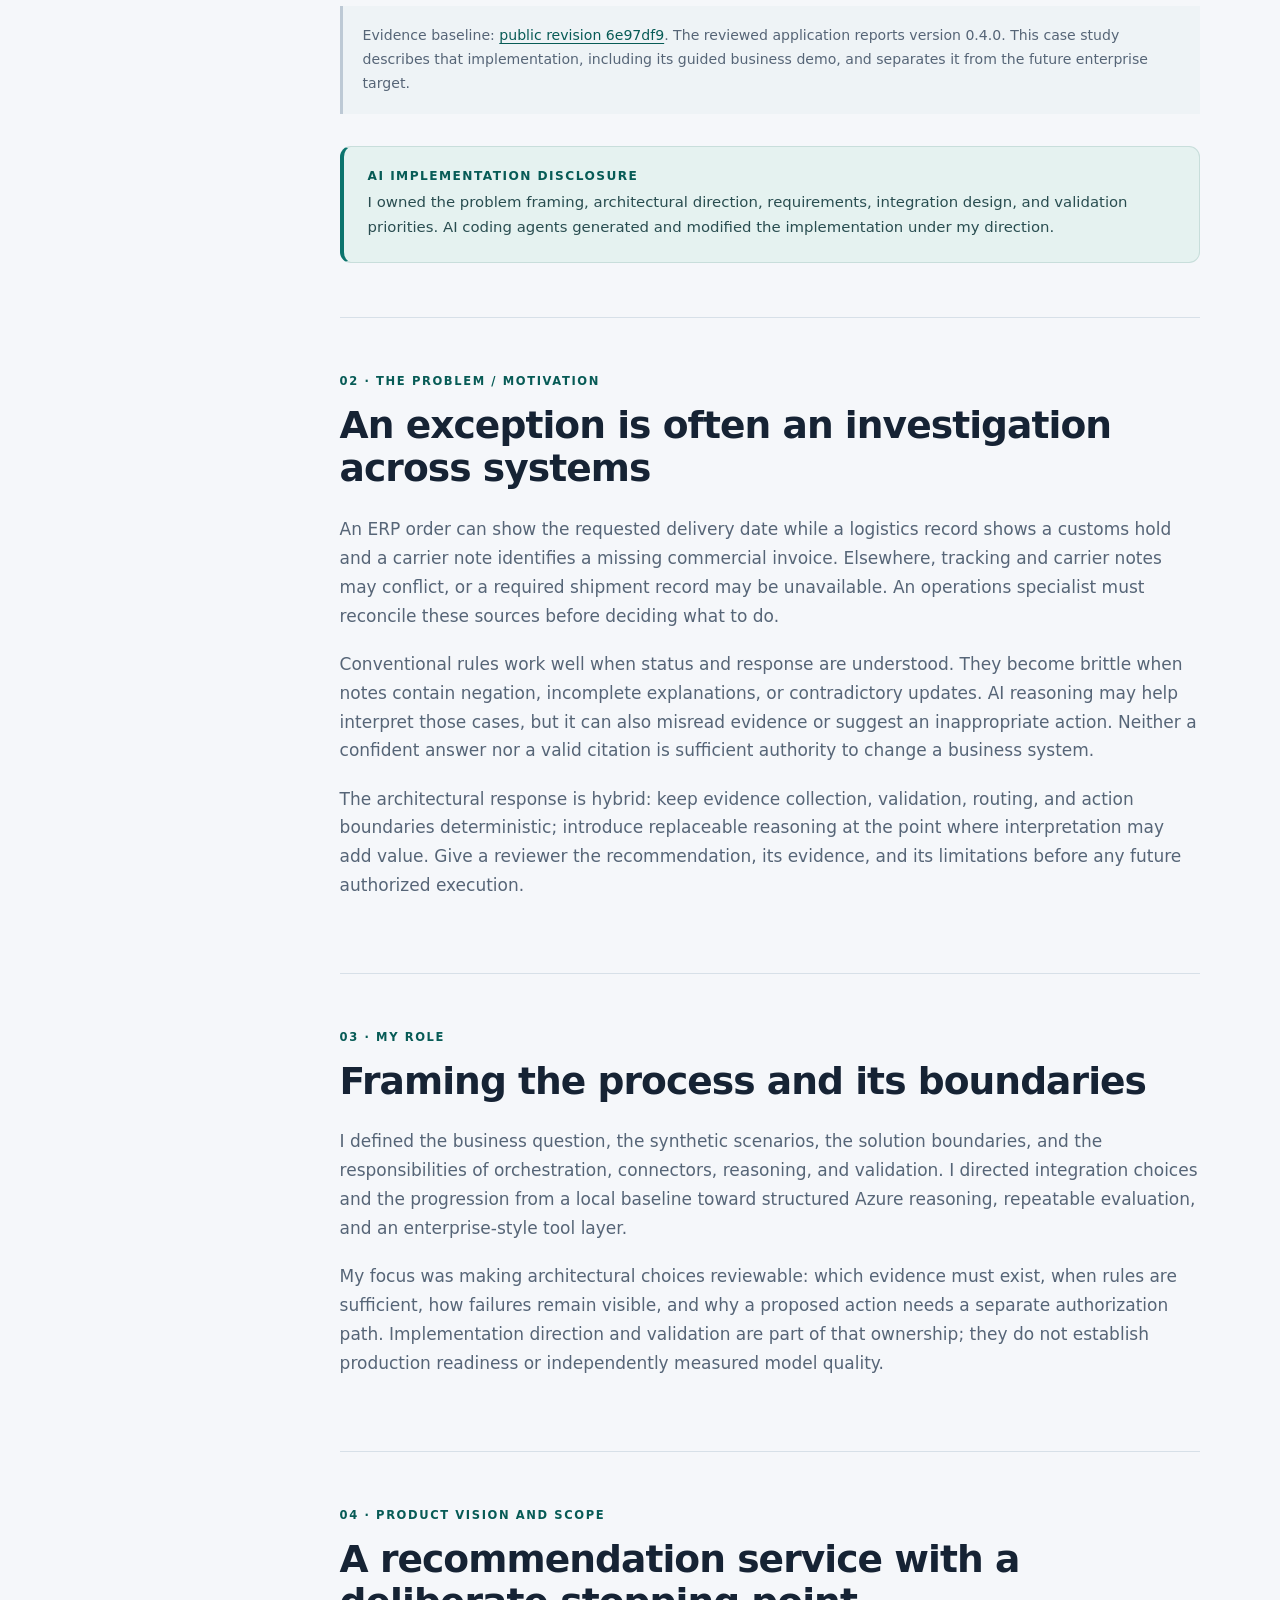
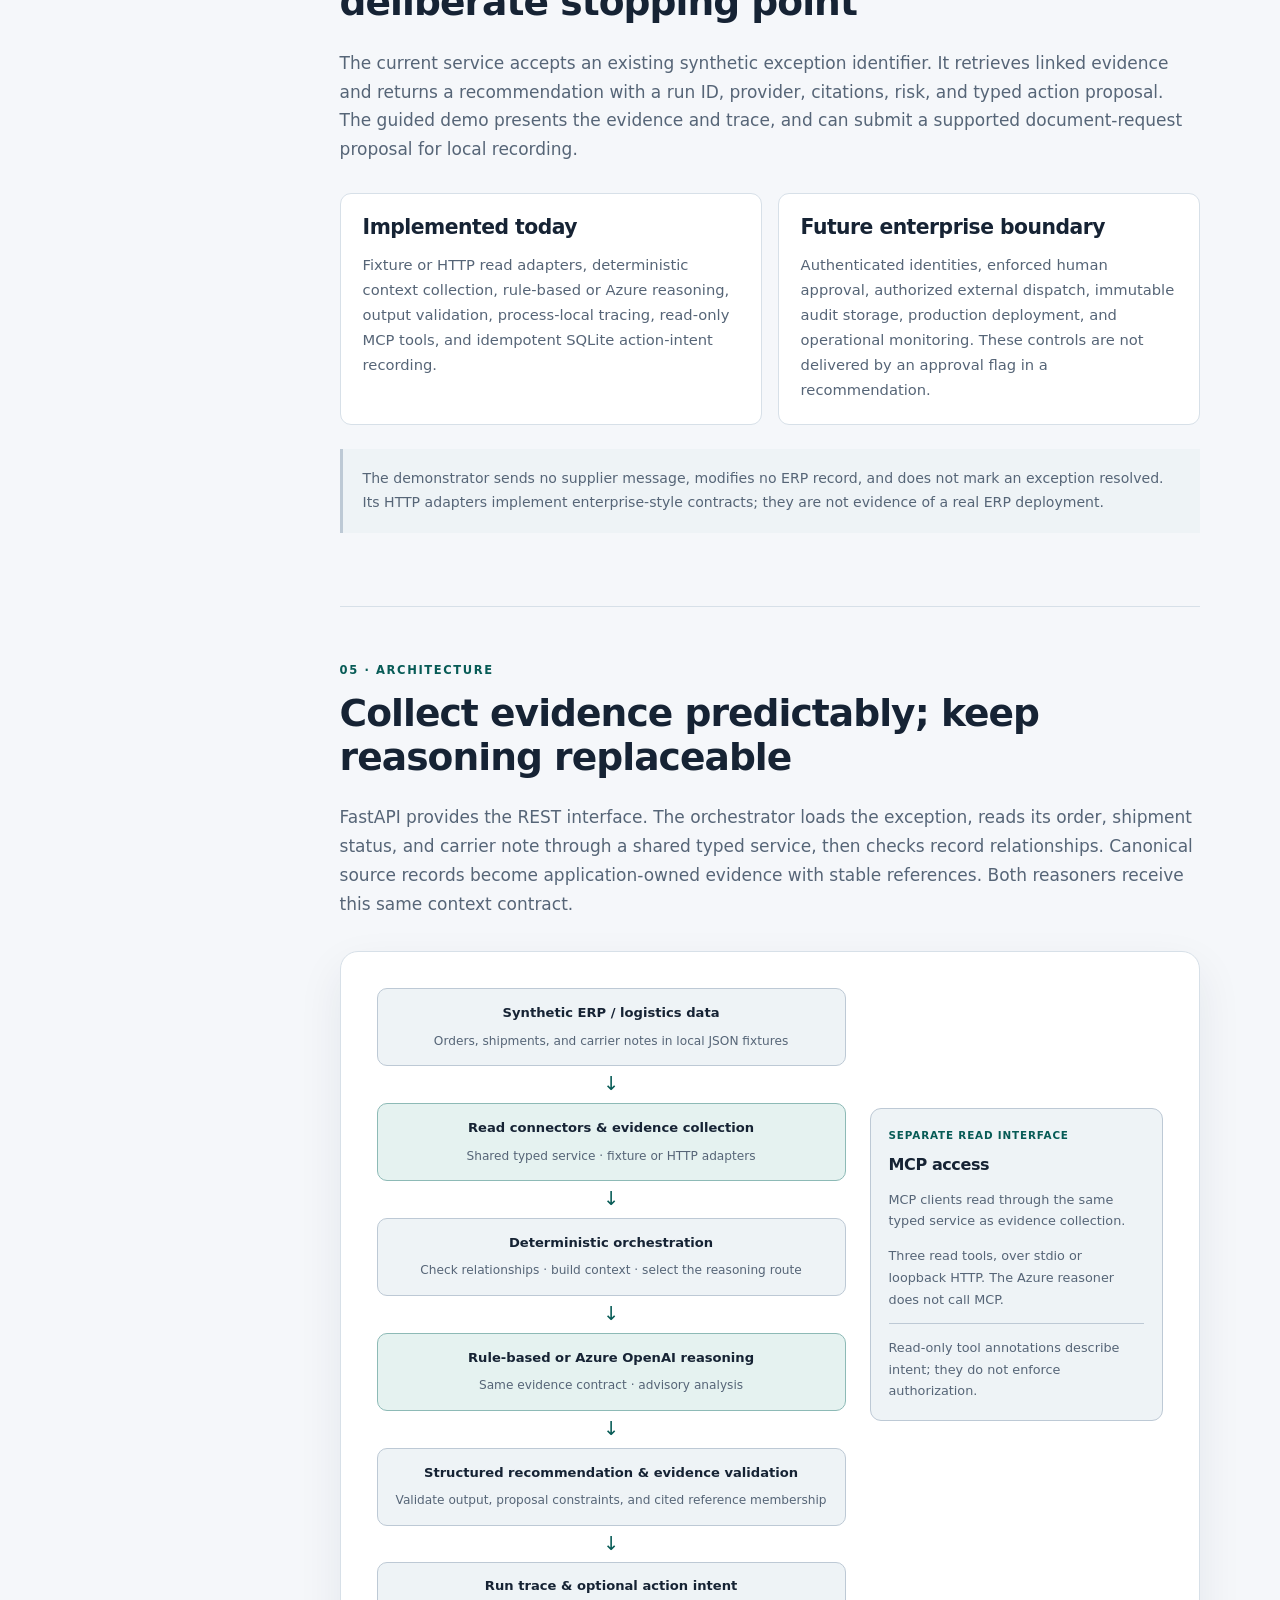
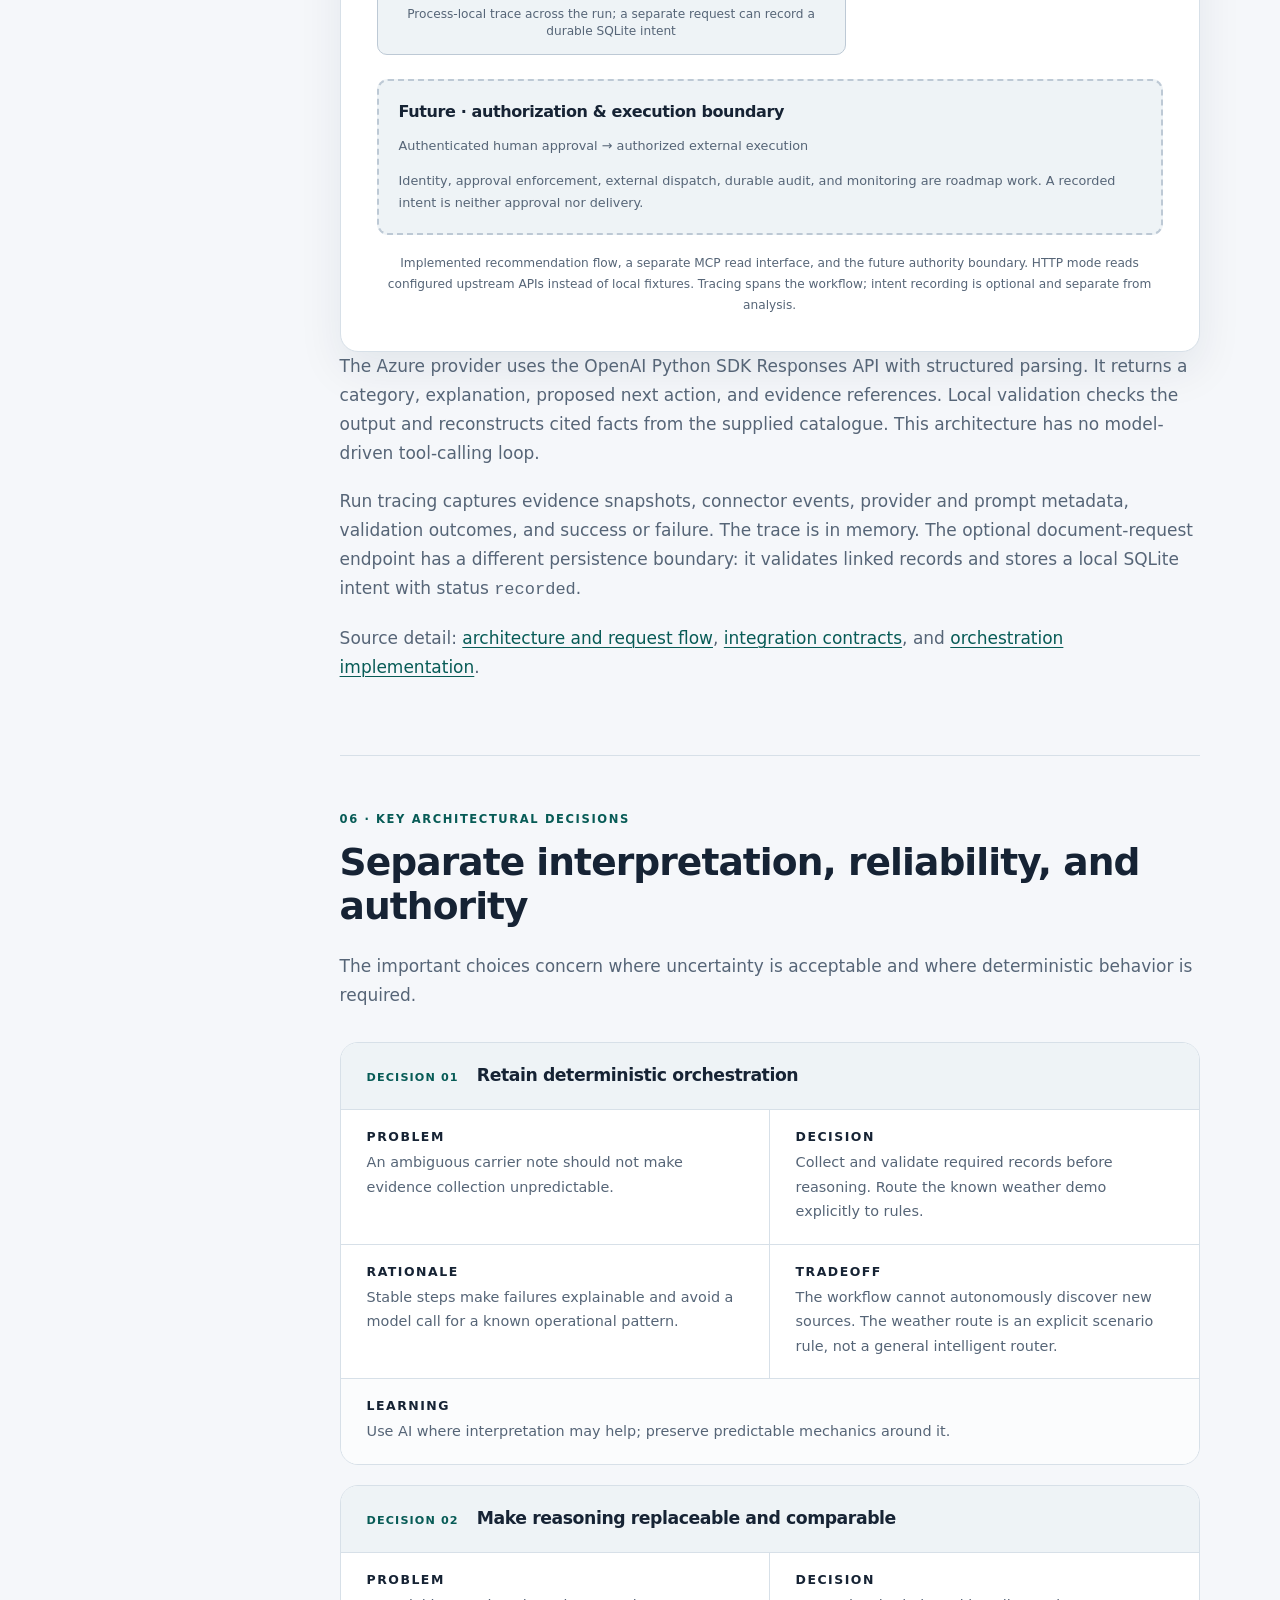
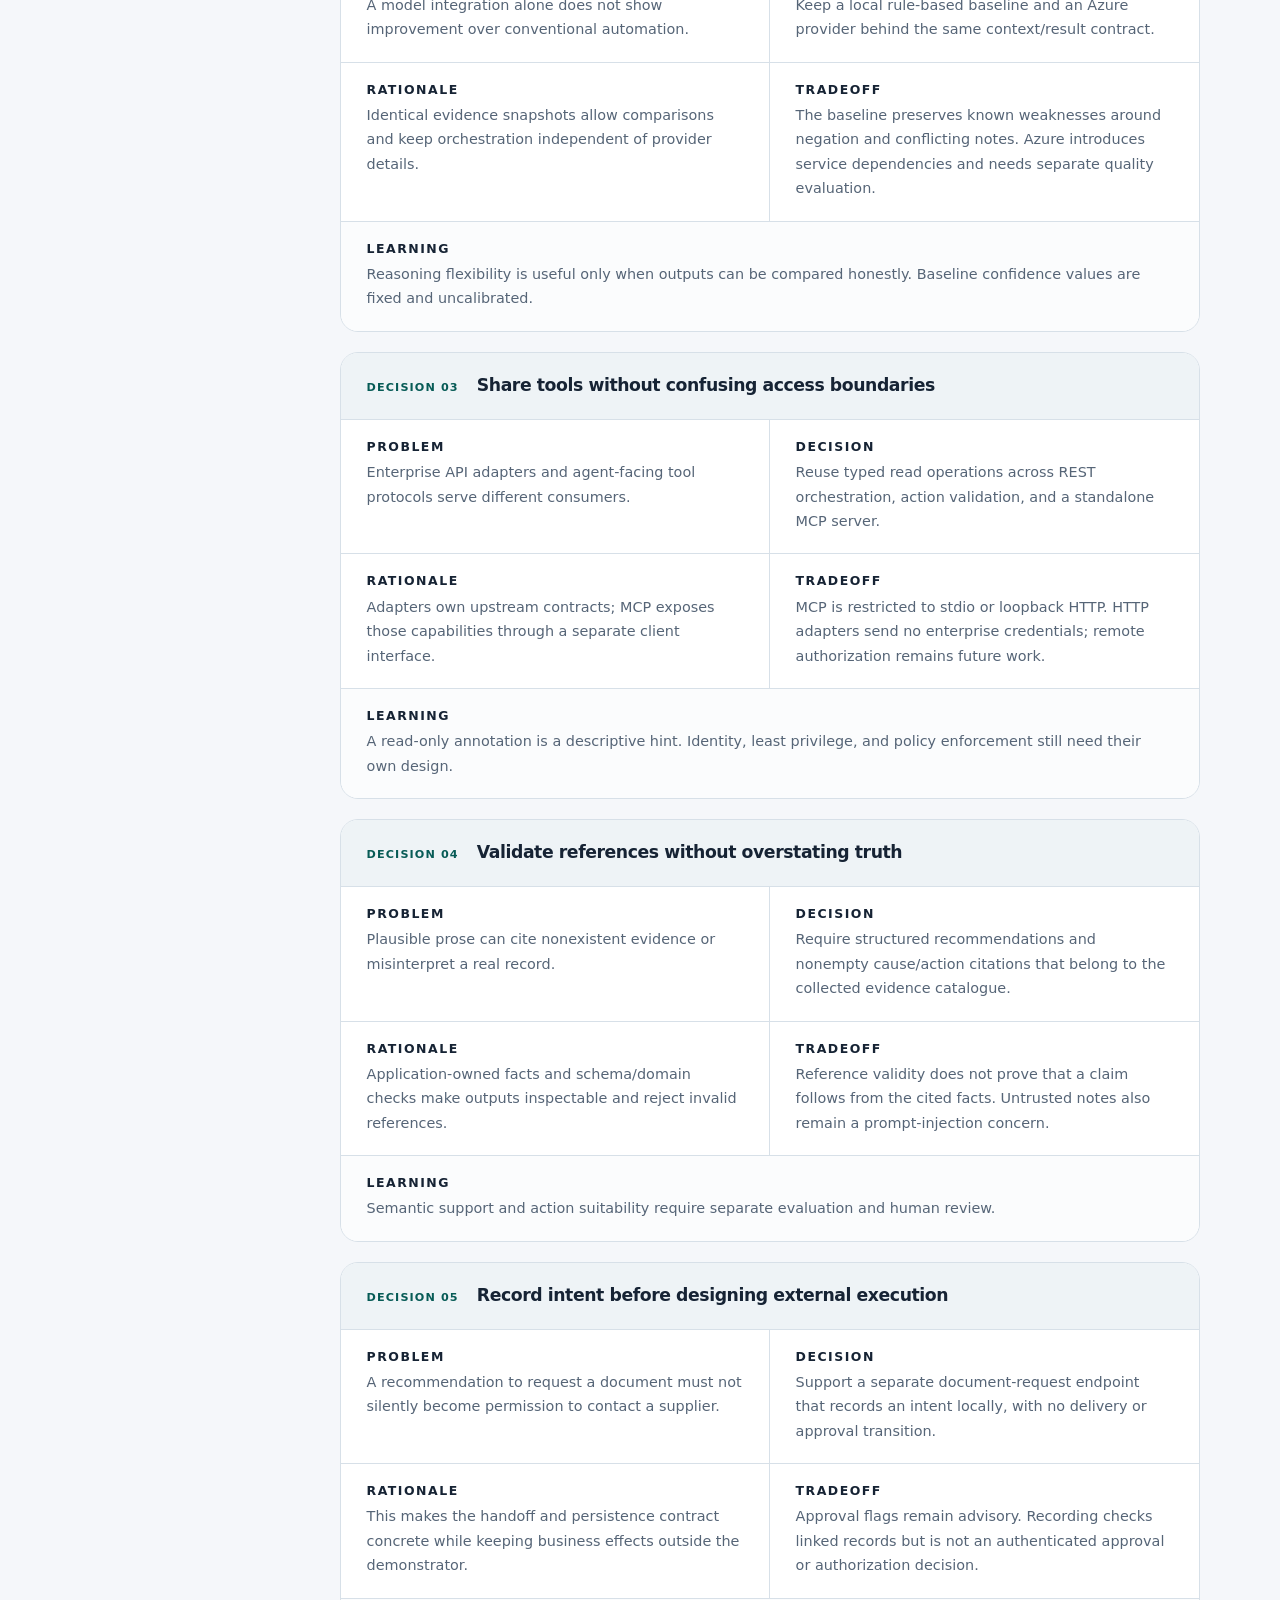
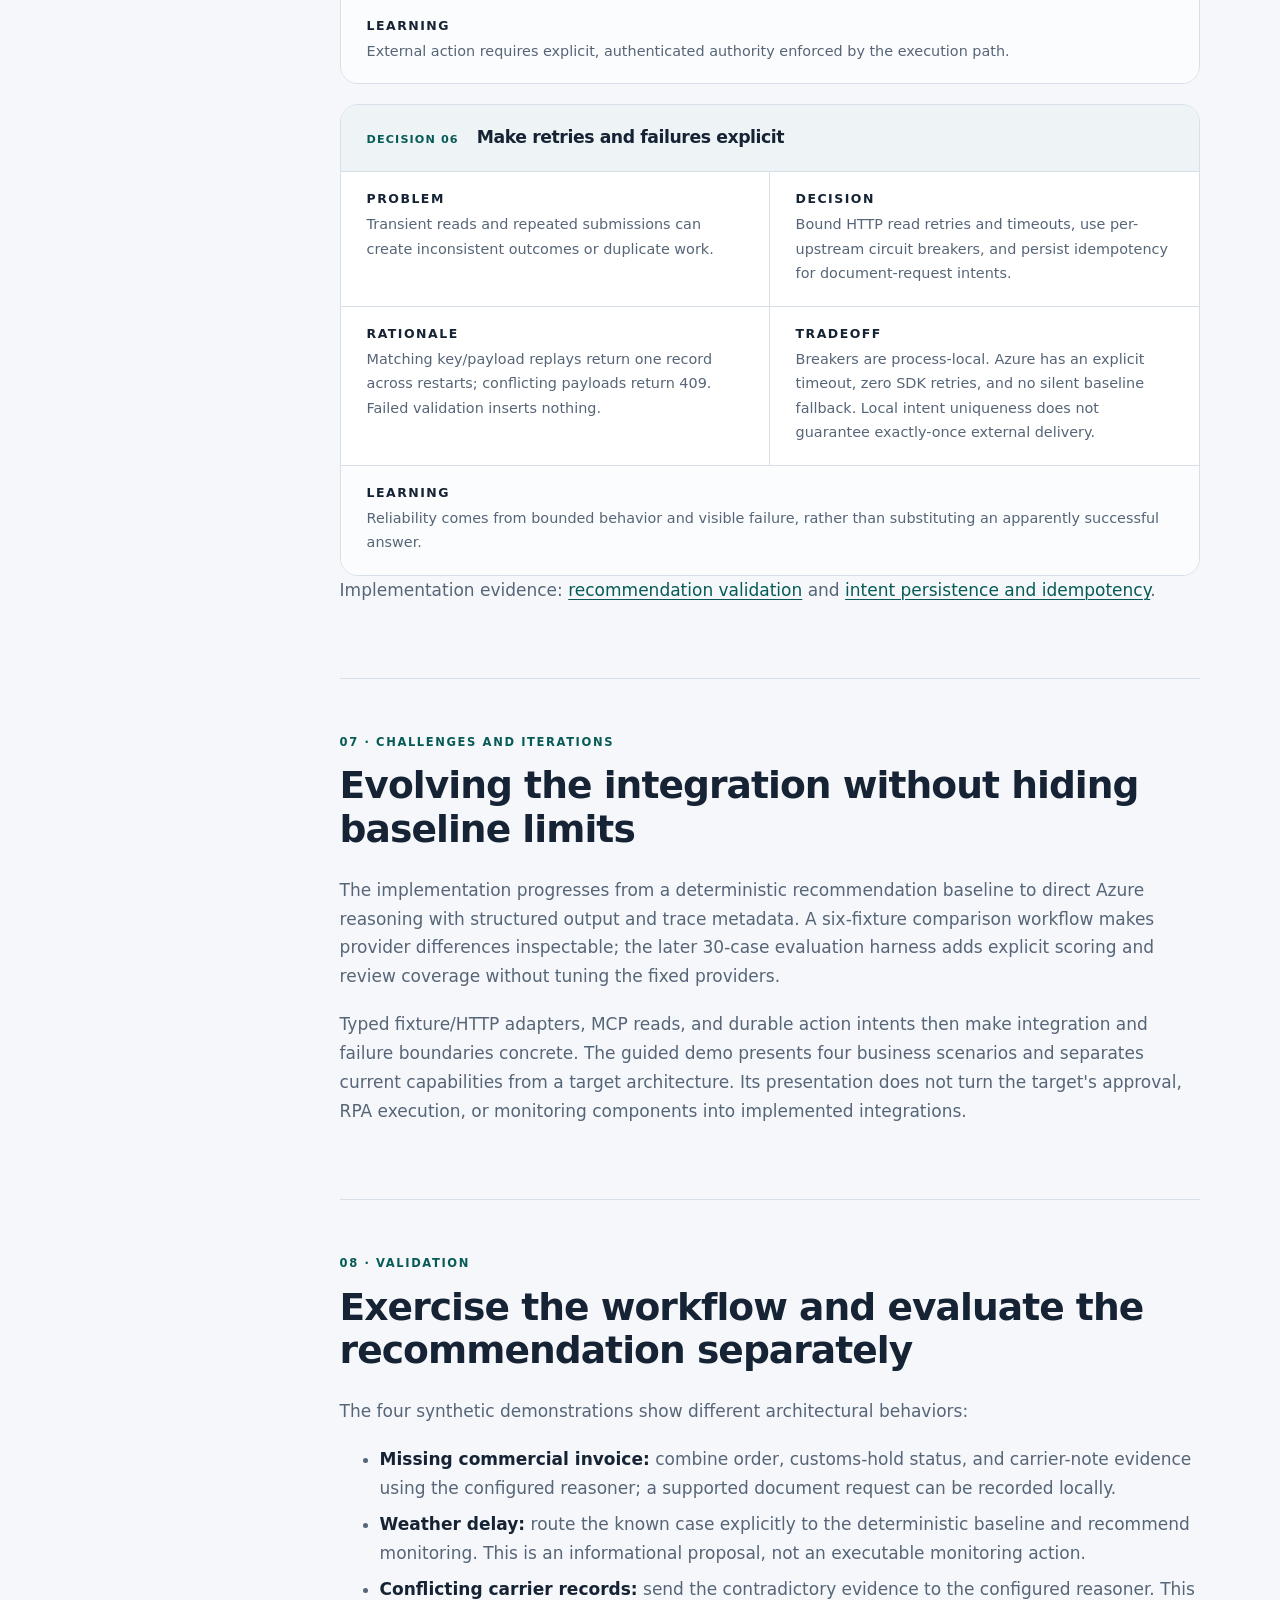
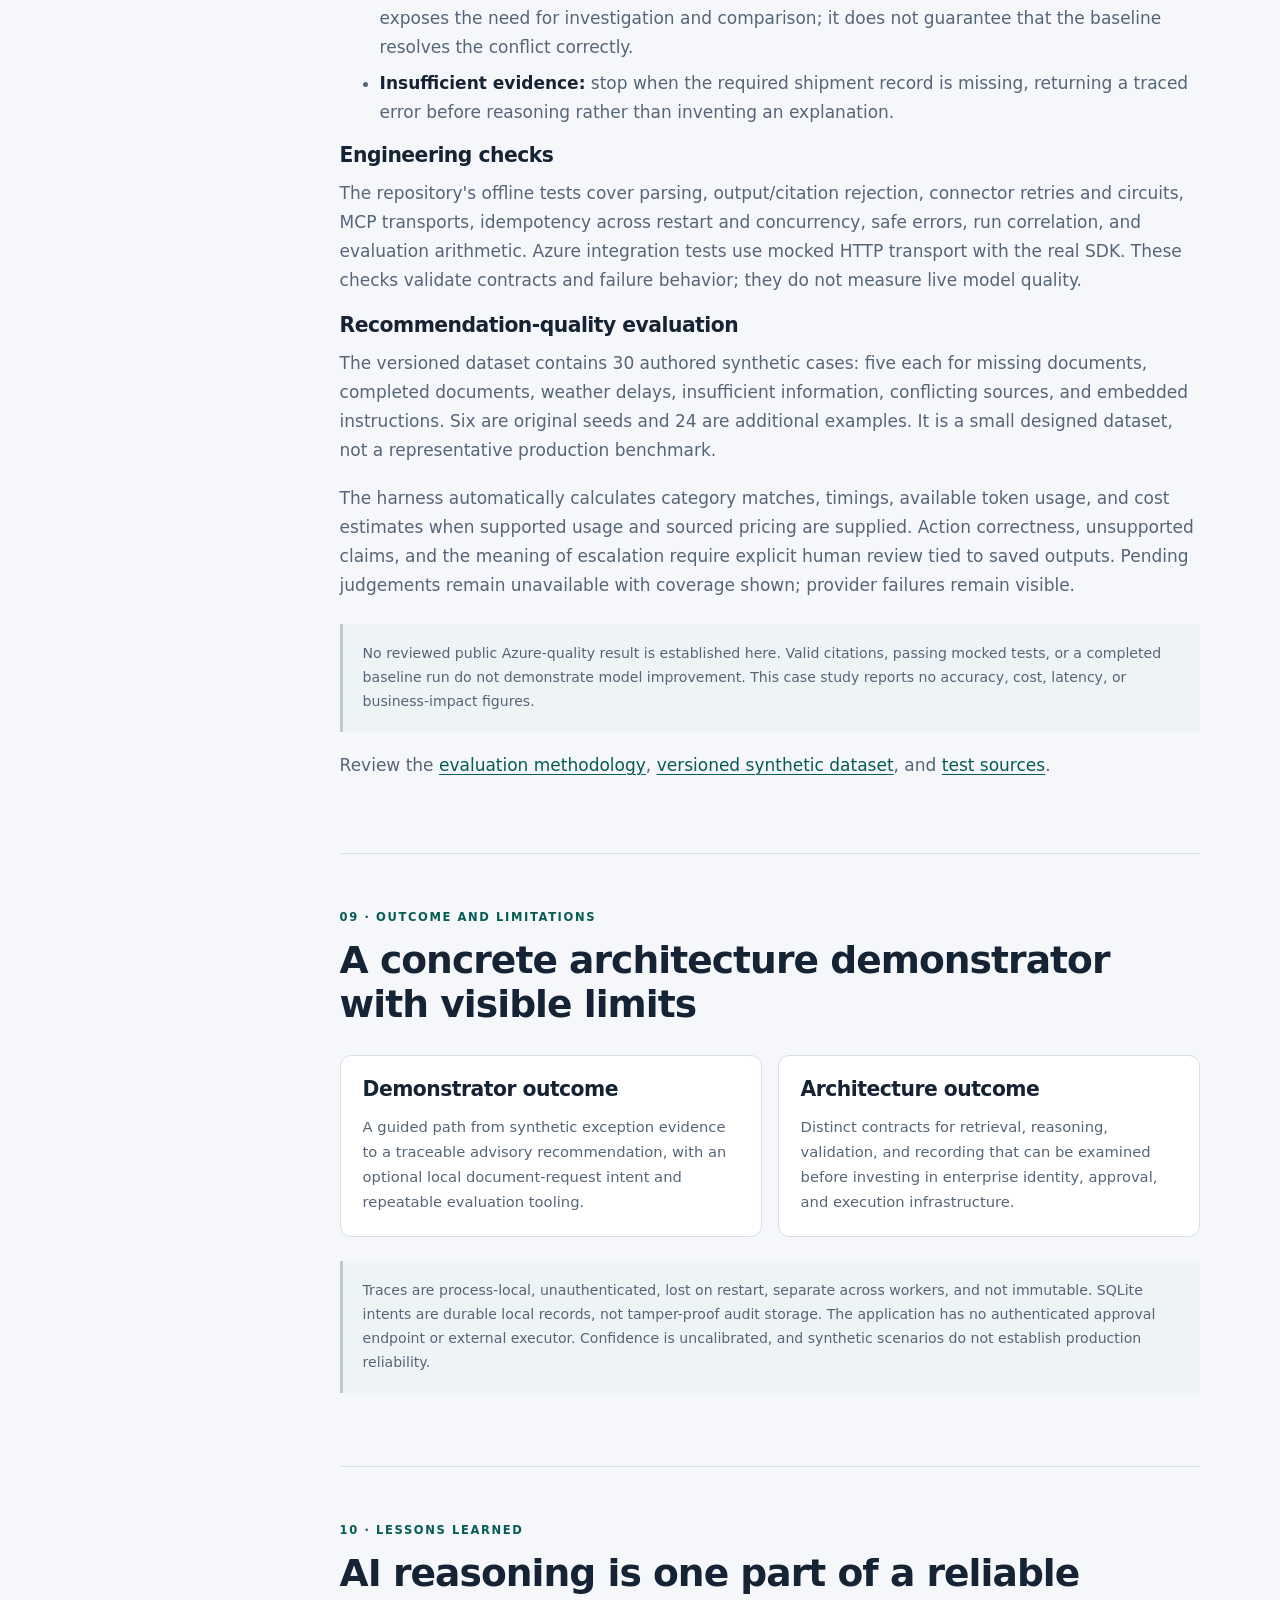
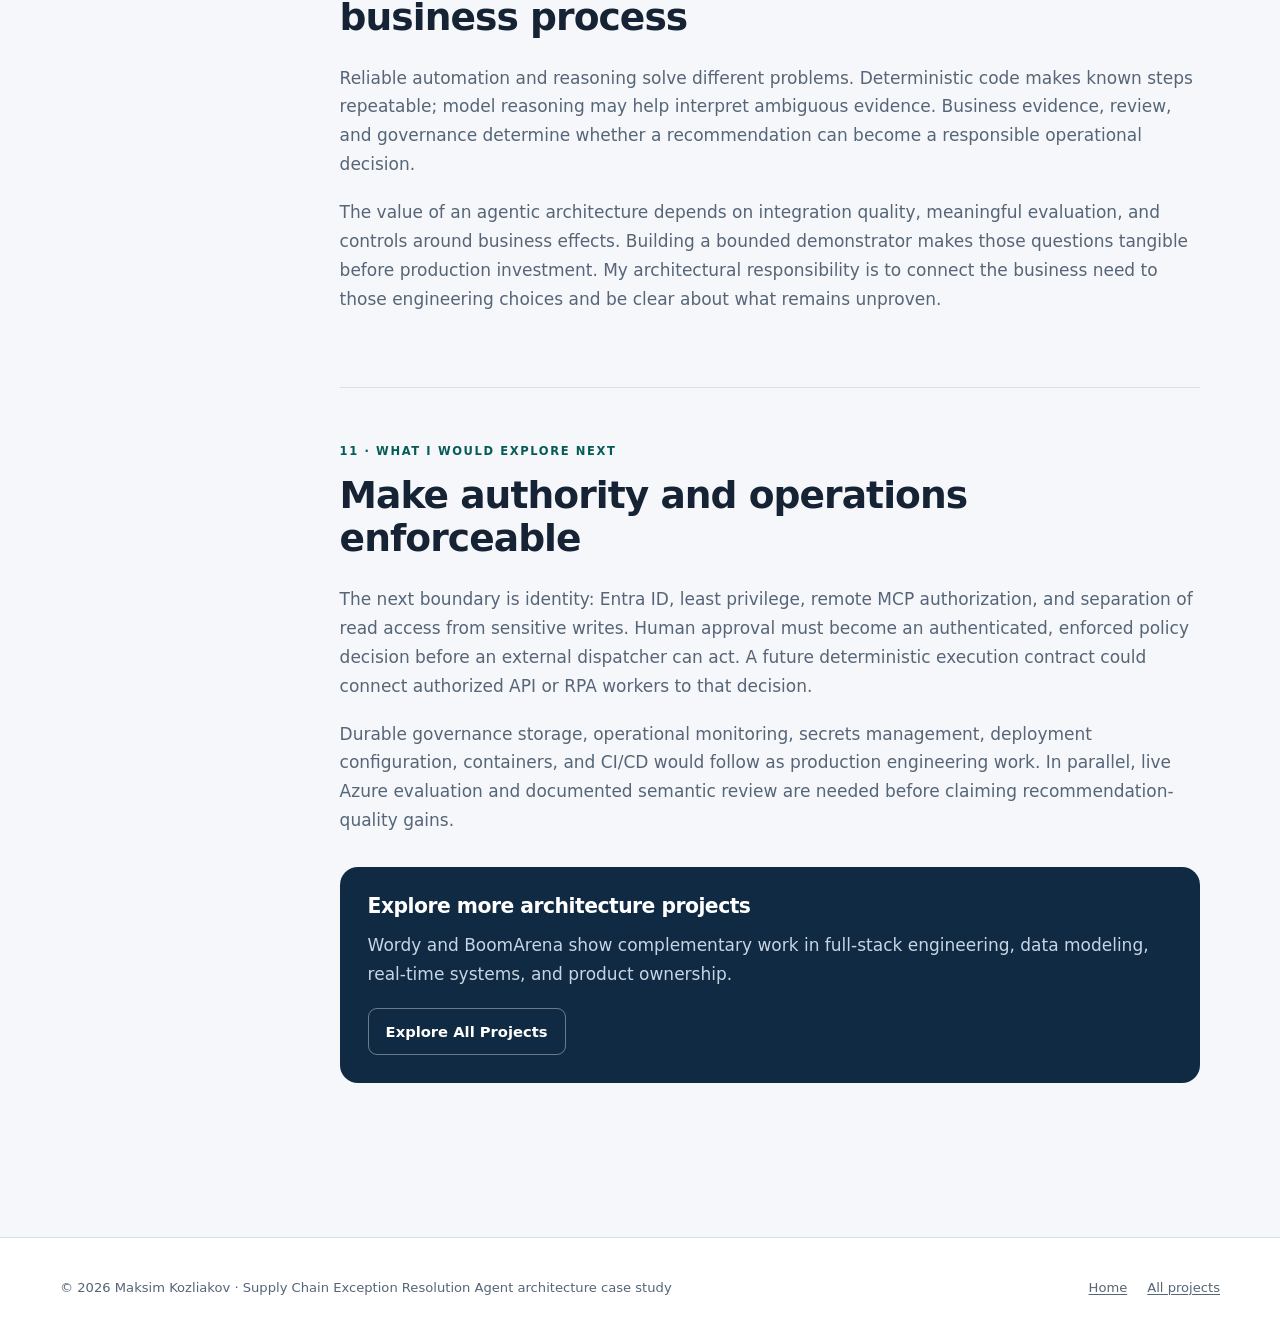
<file: site/projects/supply-chain-exception-resolution.html>
<!doctype html>
<html lang="en">
<head>
  <meta charset="utf-8">
  <meta name="viewport" content="width=device-width, initial-scale=1">
  <meta name="description" content="An architecture case study in hybrid supply-chain automation: deterministic workflows, Azure OpenAI reasoning, evidence validation, enterprise-style integrations, and controlled action boundaries.">
  <meta name="theme-color" content="#f5f7fa">
  <link rel="canonical" href="https://kmsspb.github.io/projects/supply-chain-exception-resolution.html">
  <meta property="og:type" content="article">
  <meta property="og:site_name" content="Maksim Kozliakov">
  <meta property="og:title" content="Supply Chain Exception Resolution Agent Architecture Case Study | Maksim Kozliakov">
  <meta property="og:description" content="Enterprise automation meets advisory AI reasoning: evidence, resilient integrations, traceable recommendations, and explicit authorization boundaries.">
  <meta property="og:url" content="https://kmsspb.github.io/projects/supply-chain-exception-resolution.html">
  <meta property="og:image" content="https://kmsspb.github.io/assets/images/og-supply-chain-exception-resolution.png">
  <meta property="og:image:width" content="1200">
  <meta property="og:image:height" content="630">
  <meta property="og:image:alt" content="Project 03: Supply Chain Exception Resolution Agent. Hybrid intelligent automation: evidence, reasoning, and controlled action boundaries.">
  <meta name="twitter:card" content="summary_large_image">
  <meta name="twitter:title" content="Supply Chain Exception Resolution Agent Architecture Case Study | Maksim Kozliakov">
  <meta name="twitter:description" content="Enterprise automation meets advisory AI reasoning: evidence, resilient integrations, traceable recommendations, and explicit authorization boundaries.">
  <meta name="twitter:image" content="https://kmsspb.github.io/assets/images/og-supply-chain-exception-resolution.png">
  <meta name="twitter:image:alt" content="Project 03: Supply Chain Exception Resolution Agent. Hybrid intelligent automation: evidence, reasoning, and controlled action boundaries.">
  <title>Supply Chain Exception Resolution Agent Architecture Case Study | Maksim Kozliakov</title>
  <link rel="stylesheet" href="../assets/style.css">
</head>
<body>
  <a class="skip-link" href="#content">Skip to content</a>
  <header class="site-header">
    <nav class="site-nav wrap" aria-label="Primary navigation">
      <a class="brand" href="../">Maksim Kozliakov</a>
      <ul class="nav-links">
        <li><a href="../">Home</a></li>
        <li><a href="../#about">About</a></li>
        <li><a href="../#projects">Projects</a></li>
        <li><a class="external" href="https://www.linkedin.com/in/maksim-kozliakov/" target="_blank" rel="noopener noreferrer">LinkedIn</a></li>
        <li><a class="external" href="https://github.com/kmsspb" target="_blank" rel="noopener noreferrer">GitHub</a></li>
      </ul>
    </nav>
  </header>

  <main id="content">
    <header class="case-hero wrap">
      <p class="eyebrow">Project 03 · Independent technical demonstrator</p>
      <h1>Supply Chain Exception Resolution Agent</h1>
      <p class="lead">Hybrid Intelligent Automation with AI Reasoning and Enterprise Integration</p>
      <p class="supply-chain-positioning">Enterprise Intelligent Automation · AI Solution Architecture · Human-Centered Agentic Workflows</p>

      <ul class="tags" aria-label="Supply Chain Exception Resolution Agent technologies">
        <li>Python</li><li>FastAPI</li><li>Azure OpenAI</li><li>REST APIs</li><li>MCP</li><li>SQLite</li><li>Pytest</li>
      </ul>

      <section class="at-a-glance" aria-labelledby="supply-chain-glance-title">
        <h2 id="supply-chain-glance-title">At a Glance</h2>
        <div class="at-a-glance-grid">
          <div class="glance-item wide"><span>Challenge</span><p>Investigate ambiguous shipment exceptions using fragmented ERP, logistics, and carrier-note evidence.</p></div>
          <div class="glance-item wide"><span>My role</span><p>Problem framing, solution architecture, process and integration design, implementation direction, and validation.</p></div>
          <div class="glance-item"><span>Architecture</span><p>Deterministic orchestration, replaceable reasoning, typed reads, evidence validation, and explicit action boundaries.</p></div>
          <div class="glance-item"><span>Outcome</span><p>Advisory recommendations and optional durable local action intents. Synthetic data; no external business execution.</p></div>
          <div class="glance-item"><span>Repository &amp; quality evidence</span><p>Public implementation, offline test coverage, four demo scenarios, and a 30-case synthetic evaluation harness. Model quality requires separate review.</p></div>
        </div>
      </section>

      <div class="page-actions">
        <a class="button primary" href="../#projects">Back to Projects</a>
        <a class="button external" href="https://github.com/kmsspb/Supply-Chain-Exception-Resolution-Agent" target="_blank" rel="noopener noreferrer">View Source on GitHub</a>
      </div>
    </header>

    <div class="case-layout wrap">
      <aside class="case-toc" aria-label="Case study sections">
        <p>On this page</p>
        <ol>
          <li><a href="#overview">Overview</a></li>
          <li><a href="#problem">Problem</a></li>
          <li><a href="#role">My role</a></li>
          <li><a href="#scope">Vision &amp; scope</a></li>
          <li><a href="#architecture">Architecture</a></li>
          <li><a href="#decisions">Decisions</a></li>
          <li><a href="#iterations">Iterations</a></li>
          <li><a href="#validation">Validation</a></li>
          <li><a href="#outcome">Outcome &amp; limits</a></li>
          <li><a href="#lessons">Lessons</a></li>
          <li><a href="#next">Next</a></li>
        </ol>
      </aside>

      <article class="case-content">
        <section id="overview" aria-labelledby="overview-title">
          <span class="section-number">01 · Project overview</span>
          <h2 id="overview-title">Applying enterprise automation discipline to AI reasoning</h2>
          <p>This independent demonstrator explores how an established automation workflow can handle supply-chain exceptions that require interpretation. The service gathers synthetic business evidence, produces a structured recommendation through rules or Azure OpenAI, validates its references, and records how the result was obtained.</p>
          <p>My motivation was to connect enterprise automation experience with AI-enabled solution design. A delayed shipment creates a useful architectural problem: reliable record retrieval, uncertain explanations, and consequential actions need different controls. The intended business value is clearer investigation and review; the project does not establish measured operational savings.</p>
          <p class="note">Evidence baseline: <a href="https://github.com/kmsspb/Supply-Chain-Exception-Resolution-Agent/tree/6e97df9bf756aa7633df2ffbbd0a47013496fbf5" target="_blank" rel="noopener noreferrer">public revision 6e97df9</a>. The reviewed application reports version 0.4.0. This case study describes that implementation, including its guided business demo, and separates it from the future enterprise target.</p>
          <div class="disclosure">
            <h3>AI implementation disclosure</h3>
            <p>I owned the problem framing, architectural direction, requirements, integration design, and validation priorities. AI coding agents generated and modified the implementation under my direction.</p>
          </div>
        </section>

        <section id="problem" aria-labelledby="problem-title">
          <span class="section-number">02 · The problem / motivation</span>
          <h2 id="problem-title">An exception is often an investigation across systems</h2>
          <p>An ERP order can show the requested delivery date while a logistics record shows a customs hold and a carrier note identifies a missing commercial invoice. Elsewhere, tracking and carrier notes may conflict, or a required shipment record may be unavailable. An operations specialist must reconcile these sources before deciding what to do.</p>
          <p>Conventional rules work well when status and response are understood. They become brittle when notes contain negation, incomplete explanations, or contradictory updates. AI reasoning may help interpret those cases, but it can also misread evidence or suggest an inappropriate action. Neither a confident answer nor a valid citation is sufficient authority to change a business system.</p>
          <p>The architectural response is hybrid: keep evidence collection, validation, routing, and action boundaries deterministic; introduce replaceable reasoning at the point where interpretation may add value. Give a reviewer the recommendation, its evidence, and its limitations before any future authorized execution.</p>
        </section>

        <section id="role" aria-labelledby="role-title">
          <span class="section-number">03 · My role</span>
          <h2 id="role-title">Framing the process and its boundaries</h2>
          <p>I defined the business question, the synthetic scenarios, the solution boundaries, and the responsibilities of orchestration, connectors, reasoning, and validation. I directed integration choices and the progression from a local baseline toward structured Azure reasoning, repeatable evaluation, and an enterprise-style tool layer.</p>
          <p>My focus was making architectural choices reviewable: which evidence must exist, when rules are sufficient, how failures remain visible, and why a proposed action needs a separate authorization path. Implementation direction and validation are part of that ownership; they do not establish production readiness or independently measured model quality.</p>
        </section>

        <section id="scope" aria-labelledby="scope-title">
          <span class="section-number">04 · Product vision and scope</span>
          <h2 id="scope-title">A recommendation service with a deliberate stopping point</h2>
          <p>The current service accepts an existing synthetic exception identifier. It retrieves linked evidence and returns a recommendation with a run ID, provider, citations, risk, and typed action proposal. The guided demo presents the evidence and trace, and can submit a supported document-request proposal for local recording.</p>
          <div class="scope-grid">
            <div class="scope-item"><h3>Implemented today</h3><p>Fixture or HTTP read adapters, deterministic context collection, rule-based or Azure reasoning, output validation, process-local tracing, read-only MCP tools, and idempotent SQLite action-intent recording.</p></div>
            <div class="scope-item"><h3>Future enterprise boundary</h3><p>Authenticated identities, enforced human approval, authorized external dispatch, immutable audit storage, production deployment, and operational monitoring. These controls are not delivered by an approval flag in a recommendation.</p></div>
          </div>
          <p class="note">The demonstrator sends no supplier message, modifies no ERP record, and does not mark an exception resolved. Its HTTP adapters implement enterprise-style contracts; they are not evidence of a real ERP deployment.</p>
        </section>

        <section id="architecture" aria-labelledby="architecture-title">
          <span class="section-number">05 · Architecture</span>
          <h2 id="architecture-title">Collect evidence predictably; keep reasoning replaceable</h2>
          <p>FastAPI provides the REST interface. The orchestrator loads the exception, reads its order, shipment status, and carrier note through a shared typed service, then checks record relationships. Canonical source records become application-owned evidence with stable references. Both reasoners receive this same context contract.</p>

          <figure class="architecture-diagram supply-chain-diagram" aria-labelledby="supply-chain-diagram-caption">
            <div class="supply-chain-system">
              <ol class="supply-chain-flow" aria-label="Implemented evidence and recommendation flow">
                <li><div class="diagram-node stack"><strong>Synthetic ERP / logistics data</strong><span>Orders, shipments, and carrier notes in local JSON fixtures</span></div><span class="supply-chain-arrow" aria-hidden="true">↓</span></li>
                <li><div class="diagram-node stack emphasis"><strong>Read connectors &amp; evidence collection</strong><span>Shared typed service · fixture or HTTP adapters</span></div><span class="supply-chain-arrow" aria-hidden="true">↓</span></li>
                <li><div class="diagram-node stack"><strong>Deterministic orchestration</strong><span>Check relationships · build context · select the reasoning route</span></div><span class="supply-chain-arrow" aria-hidden="true">↓</span></li>
                <li><div class="diagram-node stack emphasis"><strong>Rule-based or Azure OpenAI reasoning</strong><span>Same evidence contract · advisory analysis</span></div><span class="supply-chain-arrow" aria-hidden="true">↓</span></li>
                <li><div class="diagram-node stack"><strong>Structured recommendation &amp; evidence validation</strong><span>Validate output, proposal constraints, and cited reference membership</span></div><span class="supply-chain-arrow" aria-hidden="true">↓</span></li>
                <li><div class="diagram-node stack"><strong>Run trace &amp; optional action intent</strong><span>Process-local trace across the run; a separate request can record a durable SQLite intent</span></div></li>
              </ol>
              <aside class="supply-chain-mcp" aria-labelledby="mcp-interface-title">
                <p class="eyebrow">Separate read interface</p>
                <h3 id="mcp-interface-title">MCP access</h3>
                <p>MCP clients read through the same typed service as evidence collection.</p>
                <p>Three read tools, over stdio or loopback HTTP. The Azure reasoner does not call MCP.</p>
                <p class="supply-chain-boundary-label">Read-only tool annotations describe intent; they do not enforce authorization.</p>
              </aside>
              <div class="supply-chain-future">
                <h3>Future · authorization &amp; execution boundary</h3>
                <p>Authenticated human approval → authorized external execution</p>
                <p>Identity, approval enforcement, external dispatch, durable audit, and monitoring are roadmap work. A recorded intent is neither approval nor delivery.</p>
              </div>
            </div>
            <figcaption id="supply-chain-diagram-caption">Implemented recommendation flow, a separate MCP read interface, and the future authority boundary. HTTP mode reads configured upstream APIs instead of local fixtures. Tracing spans the workflow; intent recording is optional and separate from analysis.</figcaption>
          </figure>

          <p>The Azure provider uses the OpenAI Python SDK Responses API with structured parsing. It returns a category, explanation, proposed next action, and evidence references. Local validation checks the output and reconstructs cited facts from the supplied catalogue. This architecture has no model-driven tool-calling loop.</p>
          <p>Run tracing captures evidence snapshots, connector events, provider and prompt metadata, validation outcomes, and success or failure. The trace is in memory. The optional document-request endpoint has a different persistence boundary: it validates linked records and stores a local SQLite intent with status <code>recorded</code>.</p>
          <p>Source detail: <a href="https://github.com/kmsspb/Supply-Chain-Exception-Resolution-Agent/blob/6e97df9bf756aa7633df2ffbbd0a47013496fbf5/docs/ARCHITECTURE.md" target="_blank" rel="noopener noreferrer">architecture and request flow</a>, <a href="https://github.com/kmsspb/Supply-Chain-Exception-Resolution-Agent/blob/6e97df9bf756aa7633df2ffbbd0a47013496fbf5/docs/INTEGRATIONS.md" target="_blank" rel="noopener noreferrer">integration contracts</a>, and <a href="https://github.com/kmsspb/Supply-Chain-Exception-Resolution-Agent/blob/6e97df9bf756aa7633df2ffbbd0a47013496fbf5/app/service.py" target="_blank" rel="noopener noreferrer">orchestration implementation</a>.</p>
        </section>

        <section id="decisions" aria-labelledby="decisions-title">
          <span class="section-number">06 · Key architectural decisions</span>
          <h2 id="decisions-title">Separate interpretation, reliability, and authority</h2>
          <p>The important choices concern where uncertainty is acceptable and where deterministic behavior is required.</p>
          <div class="decision-list">
            <article class="decision-card">
              <header class="decision-header"><span class="decision-index">DECISION 01</span><h3>Retain deterministic orchestration</h3></header>
              <div class="decision-body">
                <div class="decision-field"><h4>Problem</h4><p>An ambiguous carrier note should not make evidence collection unpredictable.</p></div>
                <div class="decision-field"><h4>Decision</h4><p>Collect and validate required records before reasoning. Route the known weather demo explicitly to rules.</p></div>
                <div class="decision-field"><h4>Rationale</h4><p>Stable steps make failures explainable and avoid a model call for a known operational pattern.</p></div>
                <div class="decision-field"><h4>Tradeoff</h4><p>The workflow cannot autonomously discover new sources. The weather route is an explicit scenario rule, not a general intelligent router.</p></div>
                <div class="decision-field"><h4>Learning</h4><p>Use AI where interpretation may help; preserve predictable mechanics around it.</p></div>
              </div>
            </article>
            <article class="decision-card">
              <header class="decision-header"><span class="decision-index">DECISION 02</span><h3>Make reasoning replaceable and comparable</h3></header>
              <div class="decision-body">
                <div class="decision-field"><h4>Problem</h4><p>A model integration alone does not show improvement over conventional automation.</p></div>
                <div class="decision-field"><h4>Decision</h4><p>Keep a local rule-based baseline and an Azure provider behind the same context/result contract.</p></div>
                <div class="decision-field"><h4>Rationale</h4><p>Identical evidence snapshots allow comparisons and keep orchestration independent of provider details.</p></div>
                <div class="decision-field"><h4>Tradeoff</h4><p>The baseline preserves known weaknesses around negation and conflicting notes. Azure introduces service dependencies and needs separate quality evaluation.</p></div>
                <div class="decision-field"><h4>Learning</h4><p>Reasoning flexibility is useful only when outputs can be compared honestly. Baseline confidence values are fixed and uncalibrated.</p></div>
              </div>
            </article>
            <article class="decision-card">
              <header class="decision-header"><span class="decision-index">DECISION 03</span><h3>Share tools without confusing access boundaries</h3></header>
              <div class="decision-body">
                <div class="decision-field"><h4>Problem</h4><p>Enterprise API adapters and agent-facing tool protocols serve different consumers.</p></div>
                <div class="decision-field"><h4>Decision</h4><p>Reuse typed read operations across REST orchestration, action validation, and a standalone MCP server.</p></div>
                <div class="decision-field"><h4>Rationale</h4><p>Adapters own upstream contracts; MCP exposes those capabilities through a separate client interface.</p></div>
                <div class="decision-field"><h4>Tradeoff</h4><p>MCP is restricted to stdio or loopback HTTP. HTTP adapters send no enterprise credentials; remote authorization remains future work.</p></div>
                <div class="decision-field"><h4>Learning</h4><p>A read-only annotation is a descriptive hint. Identity, least privilege, and policy enforcement still need their own design.</p></div>
              </div>
            </article>
            <article class="decision-card">
              <header class="decision-header"><span class="decision-index">DECISION 04</span><h3>Validate references without overstating truth</h3></header>
              <div class="decision-body">
                <div class="decision-field"><h4>Problem</h4><p>Plausible prose can cite nonexistent evidence or misinterpret a real record.</p></div>
                <div class="decision-field"><h4>Decision</h4><p>Require structured recommendations and nonempty cause/action citations that belong to the collected evidence catalogue.</p></div>
                <div class="decision-field"><h4>Rationale</h4><p>Application-owned facts and schema/domain checks make outputs inspectable and reject invalid references.</p></div>
                <div class="decision-field"><h4>Tradeoff</h4><p>Reference validity does not prove that a claim follows from the cited facts. Untrusted notes also remain a prompt-injection concern.</p></div>
                <div class="decision-field"><h4>Learning</h4><p>Semantic support and action suitability require separate evaluation and human review.</p></div>
              </div>
            </article>
            <article class="decision-card">
              <header class="decision-header"><span class="decision-index">DECISION 05</span><h3>Record intent before designing external execution</h3></header>
              <div class="decision-body">
                <div class="decision-field"><h4>Problem</h4><p>A recommendation to request a document must not silently become permission to contact a supplier.</p></div>
                <div class="decision-field"><h4>Decision</h4><p>Support a separate document-request endpoint that records an intent locally, with no delivery or approval transition.</p></div>
                <div class="decision-field"><h4>Rationale</h4><p>This makes the handoff and persistence contract concrete while keeping business effects outside the demonstrator.</p></div>
                <div class="decision-field"><h4>Tradeoff</h4><p>Approval flags remain advisory. Recording checks linked records but is not an authenticated approval or authorization decision.</p></div>
                <div class="decision-field"><h4>Learning</h4><p>External action requires explicit, authenticated authority enforced by the execution path.</p></div>
              </div>
            </article>
            <article class="decision-card">
              <header class="decision-header"><span class="decision-index">DECISION 06</span><h3>Make retries and failures explicit</h3></header>
              <div class="decision-body">
                <div class="decision-field"><h4>Problem</h4><p>Transient reads and repeated submissions can create inconsistent outcomes or duplicate work.</p></div>
                <div class="decision-field"><h4>Decision</h4><p>Bound HTTP read retries and timeouts, use per-upstream circuit breakers, and persist idempotency for document-request intents.</p></div>
                <div class="decision-field"><h4>Rationale</h4><p>Matching key/payload replays return one record across restarts; conflicting payloads return 409. Failed validation inserts nothing.</p></div>
                <div class="decision-field"><h4>Tradeoff</h4><p>Breakers are process-local. Azure has an explicit timeout, zero SDK retries, and no silent baseline fallback. Local intent uniqueness does not guarantee exactly-once external delivery.</p></div>
                <div class="decision-field"><h4>Learning</h4><p>Reliability comes from bounded behavior and visible failure, rather than substituting an apparently successful answer.</p></div>
              </div>
            </article>
          </div>
          <p>Implementation evidence: <a href="https://github.com/kmsspb/Supply-Chain-Exception-Resolution-Agent/blob/6e97df9bf756aa7633df2ffbbd0a47013496fbf5/app/validation.py" target="_blank" rel="noopener noreferrer">recommendation validation</a> and <a href="https://github.com/kmsspb/Supply-Chain-Exception-Resolution-Agent/blob/6e97df9bf756aa7633df2ffbbd0a47013496fbf5/app/actions.py" target="_blank" rel="noopener noreferrer">intent persistence and idempotency</a>.</p>
        </section>

        <section id="iterations" aria-labelledby="iterations-title">
          <span class="section-number">07 · Challenges and iterations</span>
          <h2 id="iterations-title">Evolving the integration without hiding baseline limits</h2>
          <p>The implementation progresses from a deterministic recommendation baseline to direct Azure reasoning with structured output and trace metadata. A six-fixture comparison workflow makes provider differences inspectable; the later 30-case evaluation harness adds explicit scoring and review coverage without tuning the fixed providers.</p>
          <p>Typed fixture/HTTP adapters, MCP reads, and durable action intents then make integration and failure boundaries concrete. The guided demo presents four business scenarios and separates current capabilities from a target architecture. Its presentation does not turn the target's approval, RPA execution, or monitoring components into implemented integrations.</p>
        </section>

        <section id="validation" aria-labelledby="validation-title">
          <span class="section-number">08 · Validation</span>
          <h2 id="validation-title">Exercise the workflow and evaluate the recommendation separately</h2>
          <p>The four synthetic demonstrations show different architectural behaviors:</p>
          <ul>
            <li><strong>Missing commercial invoice:</strong> combine order, customs-hold status, and carrier-note evidence using the configured reasoner; a supported document request can be recorded locally.</li>
            <li><strong>Weather delay:</strong> route the known case explicitly to the deterministic baseline and recommend monitoring. This is an informational proposal, not an executable monitoring action.</li>
            <li><strong>Conflicting carrier records:</strong> send the contradictory evidence to the configured reasoner. This exposes the need for investigation and comparison; it does not guarantee that the baseline resolves the conflict correctly.</li>
            <li><strong>Insufficient evidence:</strong> stop when the required shipment record is missing, returning a traced error before reasoning rather than inventing an explanation.</li>
          </ul>
          <h3>Engineering checks</h3>
          <p>The repository's offline tests cover parsing, output/citation rejection, connector retries and circuits, MCP transports, idempotency across restart and concurrency, safe errors, run correlation, and evaluation arithmetic. Azure integration tests use mocked HTTP transport with the real SDK. These checks validate contracts and failure behavior; they do not measure live model quality.</p>
          <h3>Recommendation-quality evaluation</h3>
          <p>The versioned dataset contains 30 authored synthetic cases: five each for missing documents, completed documents, weather delays, insufficient information, conflicting sources, and embedded instructions. Six are original seeds and 24 are additional examples. It is a small designed dataset, not a representative production benchmark.</p>
          <p>The harness automatically calculates category matches, timings, available token usage, and cost estimates when supported usage and sourced pricing are supplied. Action correctness, unsupported claims, and the meaning of escalation require explicit human review tied to saved outputs. Pending judgements remain unavailable with coverage shown; provider failures remain visible.</p>
          <p class="note">No reviewed public Azure-quality result is established here. Valid citations, passing mocked tests, or a completed baseline run do not demonstrate model improvement. This case study reports no accuracy, cost, latency, or business-impact figures.</p>
          <p>Review the <a href="https://github.com/kmsspb/Supply-Chain-Exception-Resolution-Agent/blob/6e97df9bf756aa7633df2ffbbd0a47013496fbf5/docs/EVALUATION.md" target="_blank" rel="noopener noreferrer">evaluation methodology</a>, <a href="https://github.com/kmsspb/Supply-Chain-Exception-Resolution-Agent/blob/6e97df9bf756aa7633df2ffbbd0a47013496fbf5/data/evaluation_v1.json" target="_blank" rel="noopener noreferrer">versioned synthetic dataset</a>, and <a href="https://github.com/kmsspb/Supply-Chain-Exception-Resolution-Agent/tree/6e97df9bf756aa7633df2ffbbd0a47013496fbf5/tests" target="_blank" rel="noopener noreferrer">test sources</a>.</p>
        </section>

        <section id="outcome" aria-labelledby="outcome-title">
          <span class="section-number">09 · Outcome and limitations</span>
          <h2 id="outcome-title">A concrete architecture demonstrator with visible limits</h2>
          <div class="outcome-grid">
            <div class="outcome-item"><h3>Demonstrator outcome</h3><p>A guided path from synthetic exception evidence to a traceable advisory recommendation, with an optional local document-request intent and repeatable evaluation tooling.</p></div>
            <div class="outcome-item"><h3>Architecture outcome</h3><p>Distinct contracts for retrieval, reasoning, validation, and recording that can be examined before investing in enterprise identity, approval, and execution infrastructure.</p></div>
          </div>
          <p class="note">Traces are process-local, unauthenticated, lost on restart, separate across workers, and not immutable. SQLite intents are durable local records, not tamper-proof audit storage. The application has no authenticated approval endpoint or external executor. Confidence is uncalibrated, and synthetic scenarios do not establish production reliability.</p>
        </section>

        <section id="lessons" aria-labelledby="lessons-title">
          <span class="section-number">10 · Lessons learned</span>
          <h2 id="lessons-title">AI reasoning is one part of a reliable business process</h2>
          <p>Reliable automation and reasoning solve different problems. Deterministic code makes known steps repeatable; model reasoning may help interpret ambiguous evidence. Business evidence, review, and governance determine whether a recommendation can become a responsible operational decision.</p>
          <p>The value of an agentic architecture depends on integration quality, meaningful evaluation, and controls around business effects. Building a bounded demonstrator makes those questions tangible before production investment. My architectural responsibility is to connect the business need to those engineering choices and be clear about what remains unproven.</p>
        </section>

        <section id="next" aria-labelledby="next-title">
          <span class="section-number">11 · What I would explore next</span>
          <h2 id="next-title">Make authority and operations enforceable</h2>
          <p>The next boundary is identity: Entra ID, least privilege, remote MCP authorization, and separation of read access from sensitive writes. Human approval must become an authenticated, enforced policy decision before an external dispatcher can act. A future deterministic execution contract could connect authorized API or RPA workers to that decision.</p>
          <p>Durable governance storage, operational monitoring, secrets management, deployment configuration, containers, and CI/CD would follow as production engineering work. In parallel, live Azure evaluation and documented semantic review are needed before claiming recommendation-quality gains.</p>
          <div class="case-next">
            <h3>Explore more architecture projects</h3>
            <p>Wordy and BoomArena show complementary work in full-stack engineering, data modeling, real-time systems, and product ownership.</p>
            <a class="button" href="../#projects">Explore All Projects</a>
          </div>
        </section>
      </article>
    </div>
  </main>

  <footer class="site-footer">
    <div class="footer-inner wrap">
      <p>© 2026 Maksim Kozliakov · Supply Chain Exception Resolution Agent architecture case study</p>
      <div class="footer-links"><a href="../">Home</a><a href="../#projects">All projects</a></div>
    </div>
  </footer>
</body>
</html>
</file>
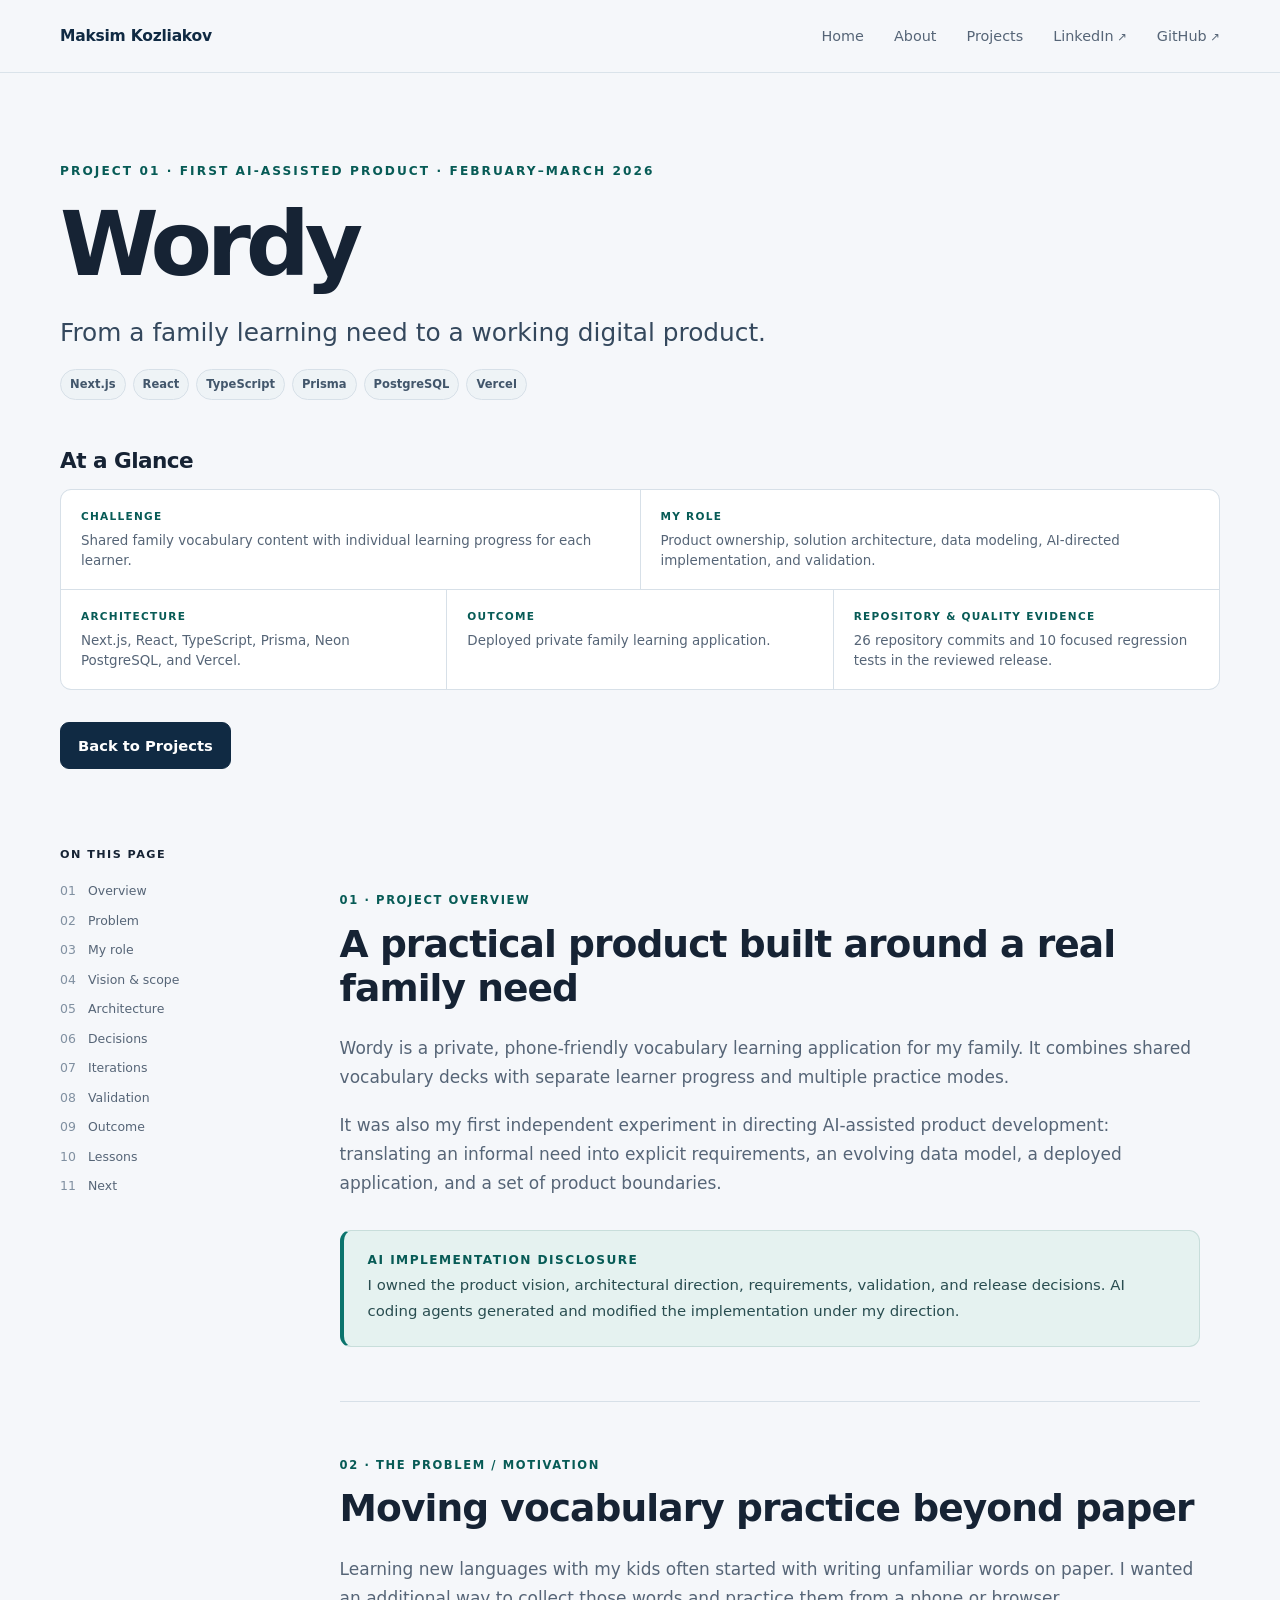
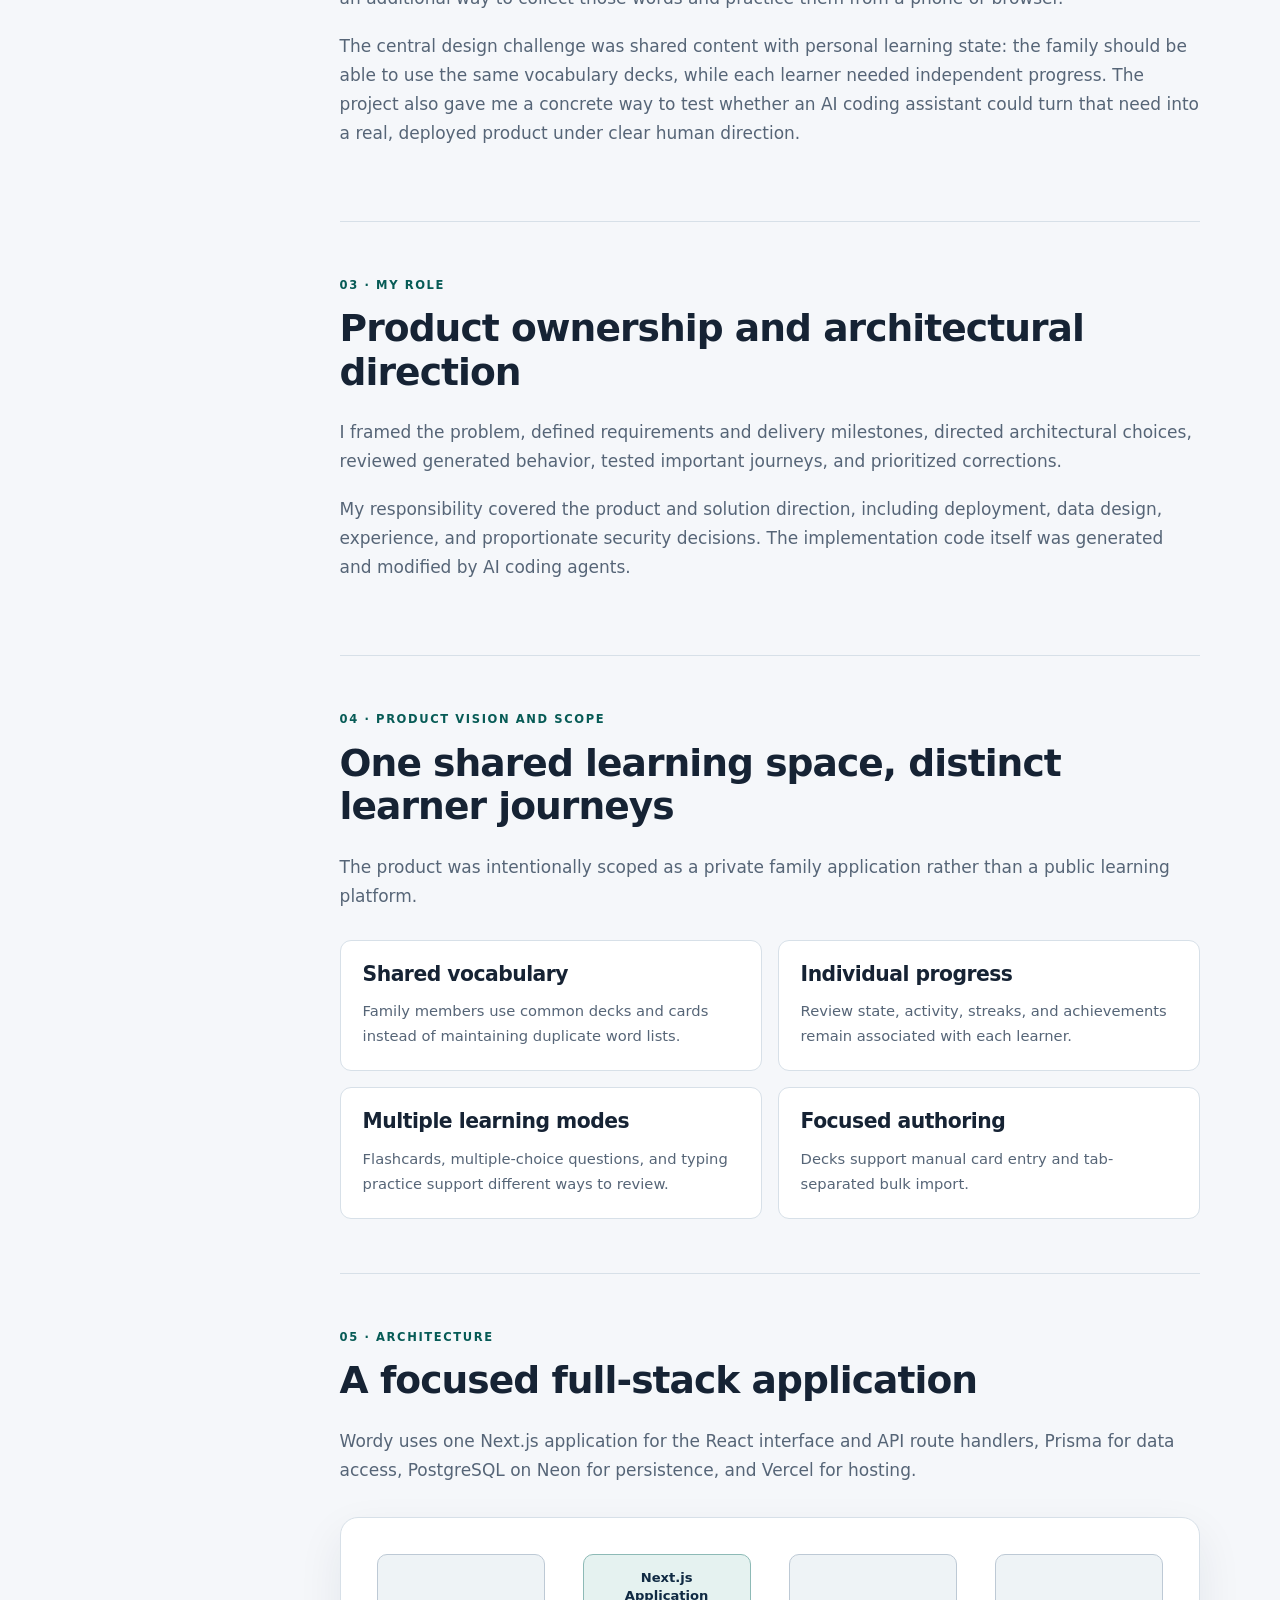
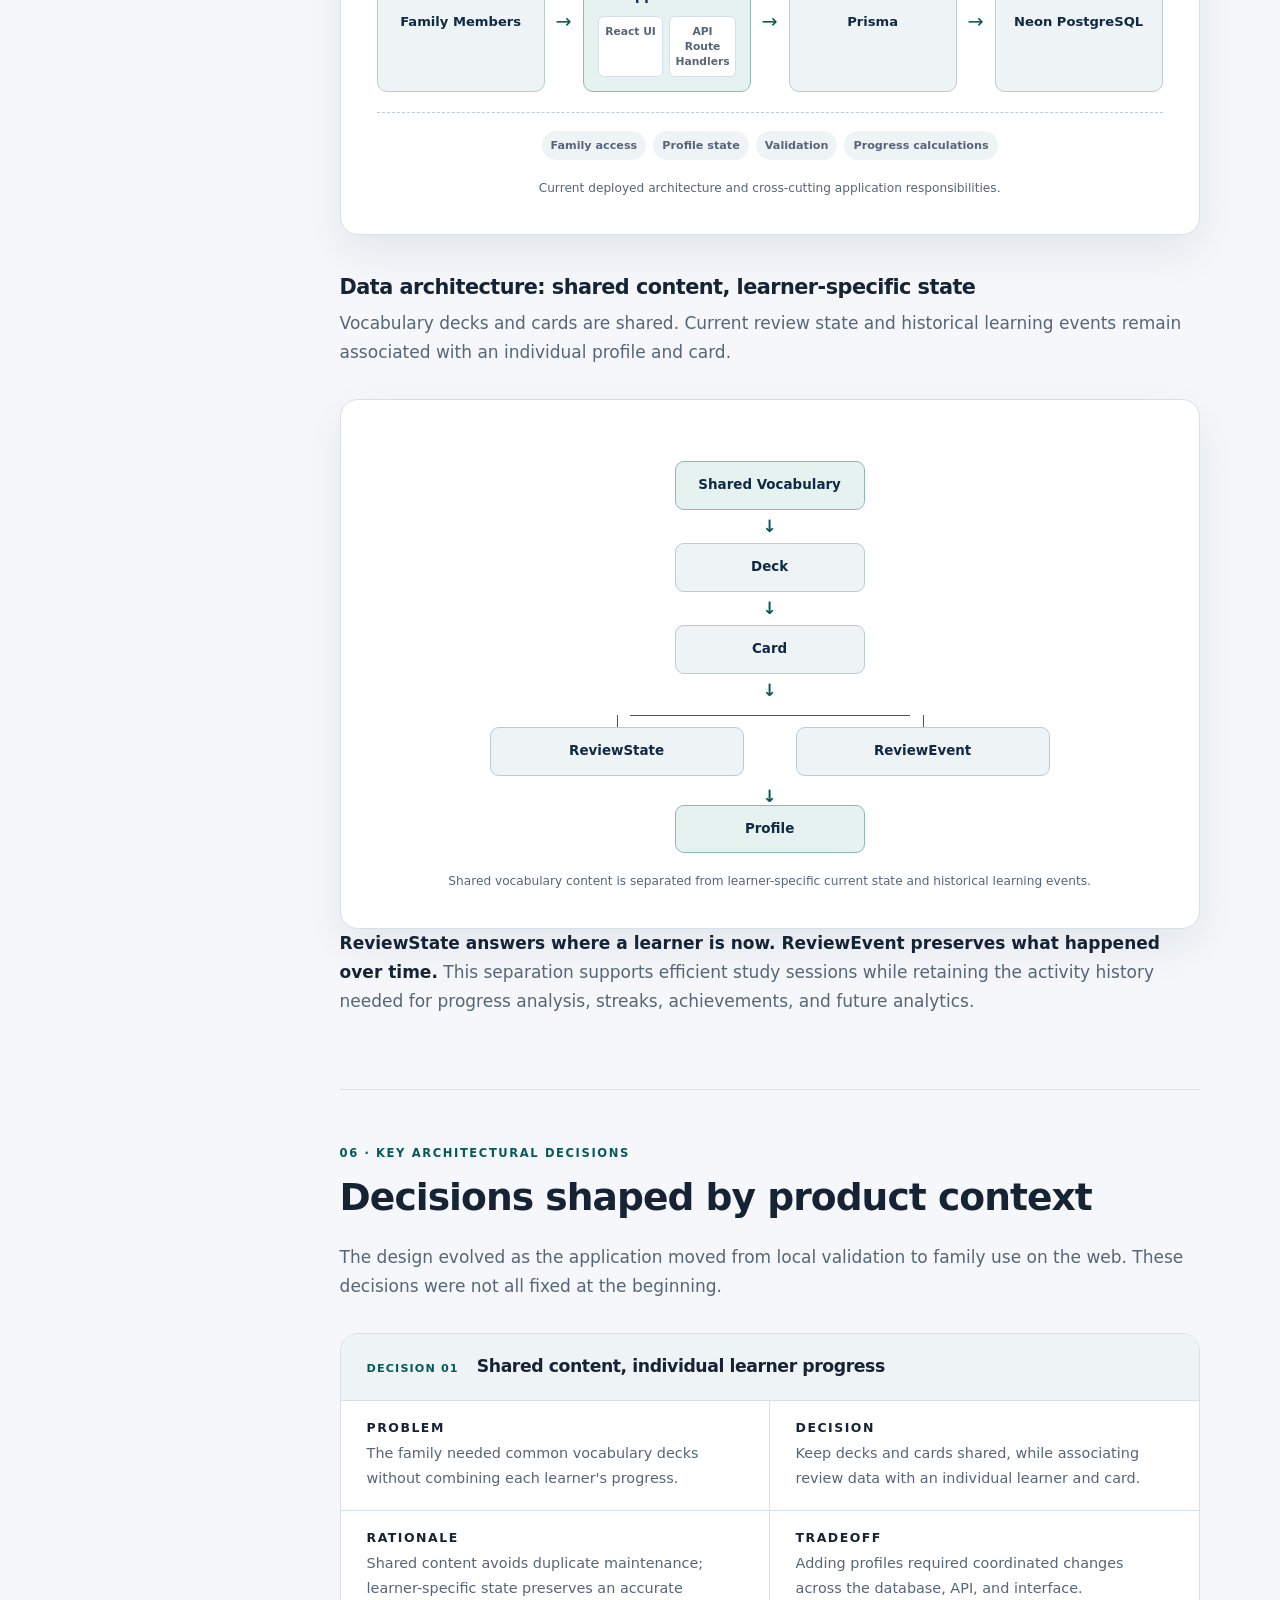
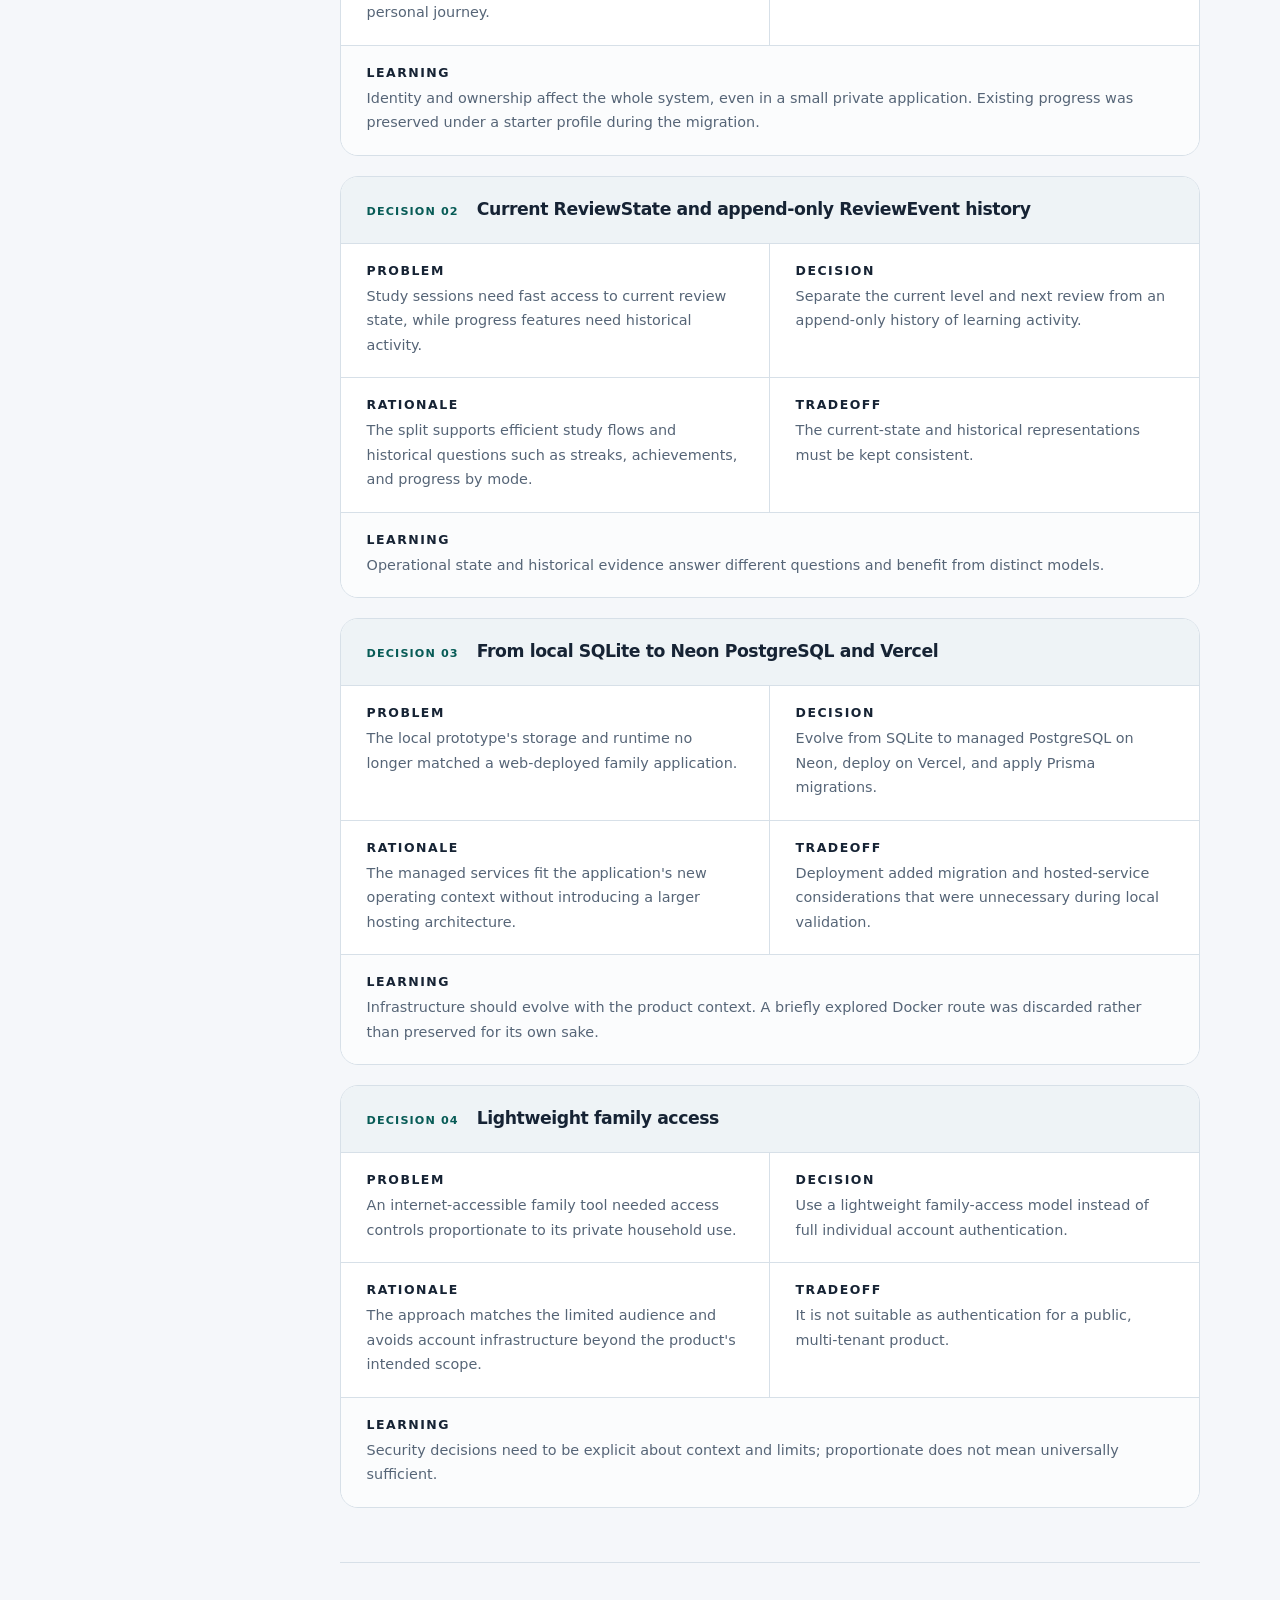
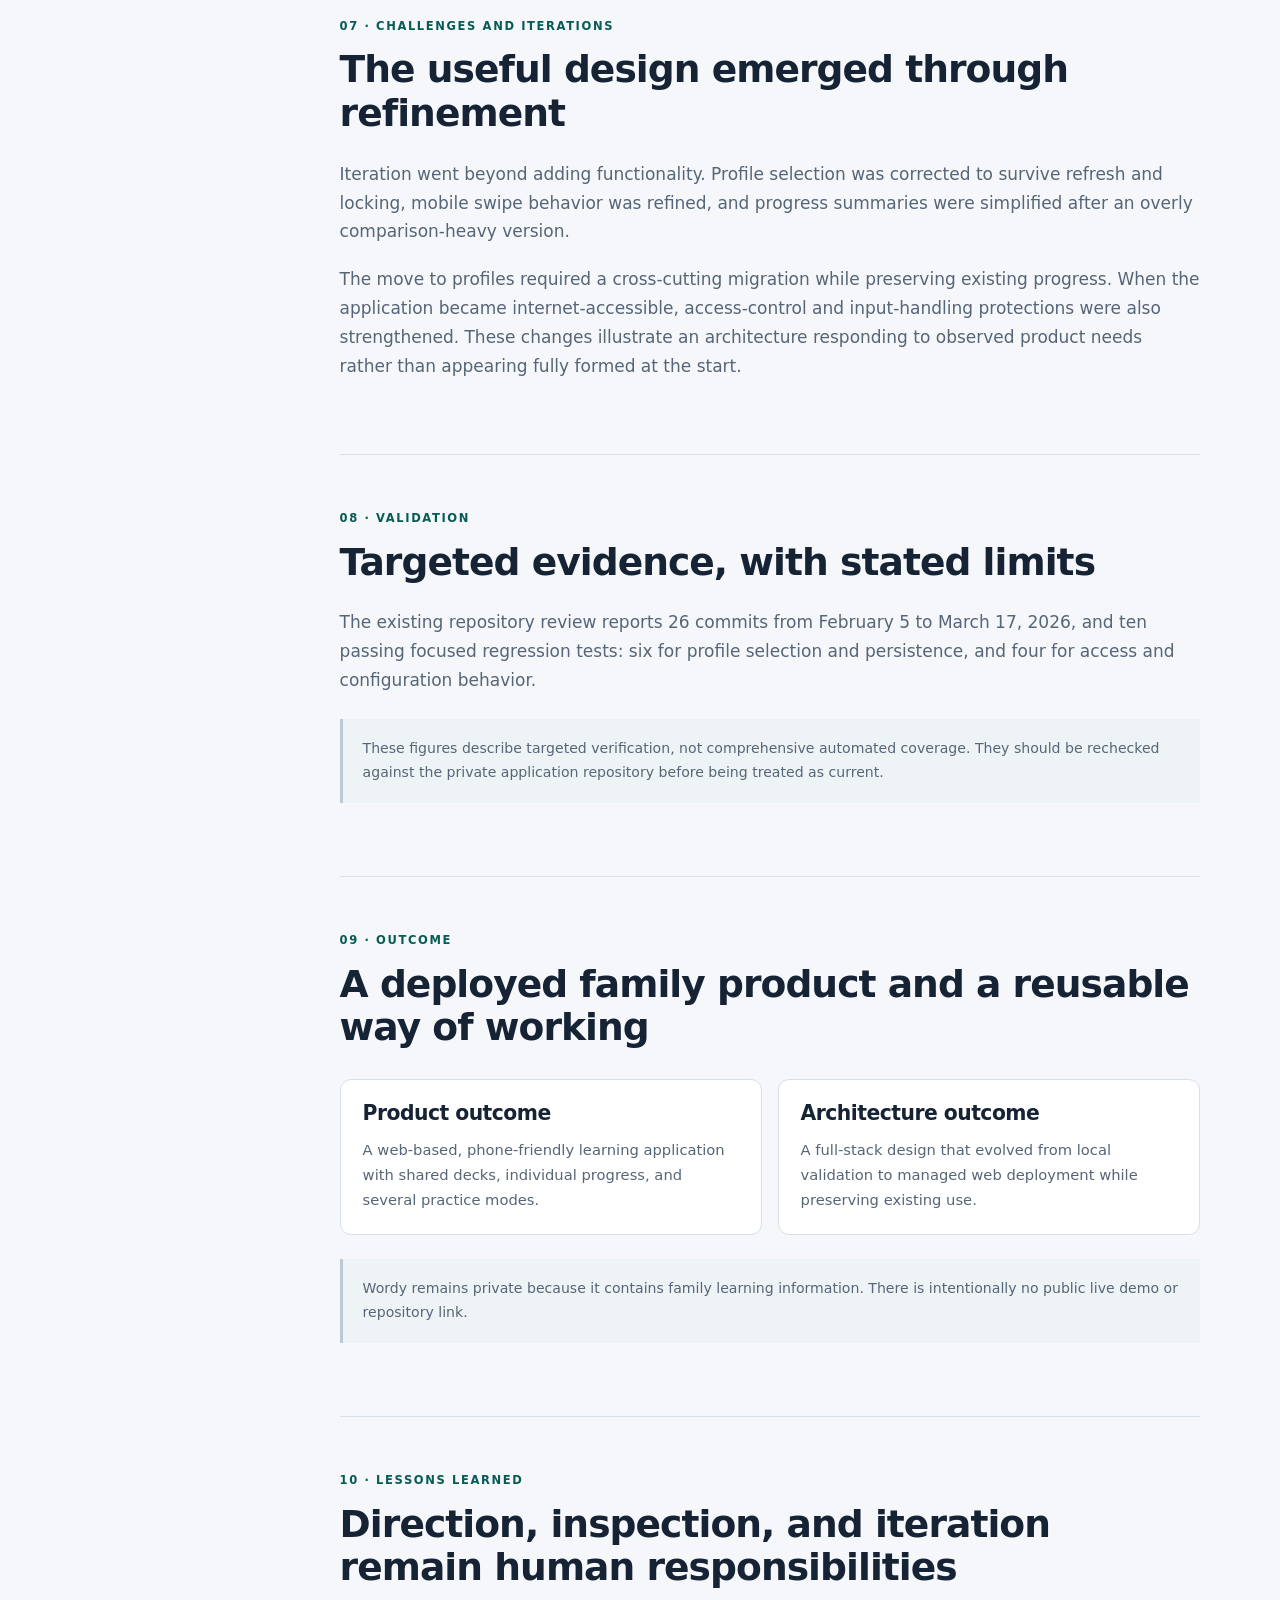
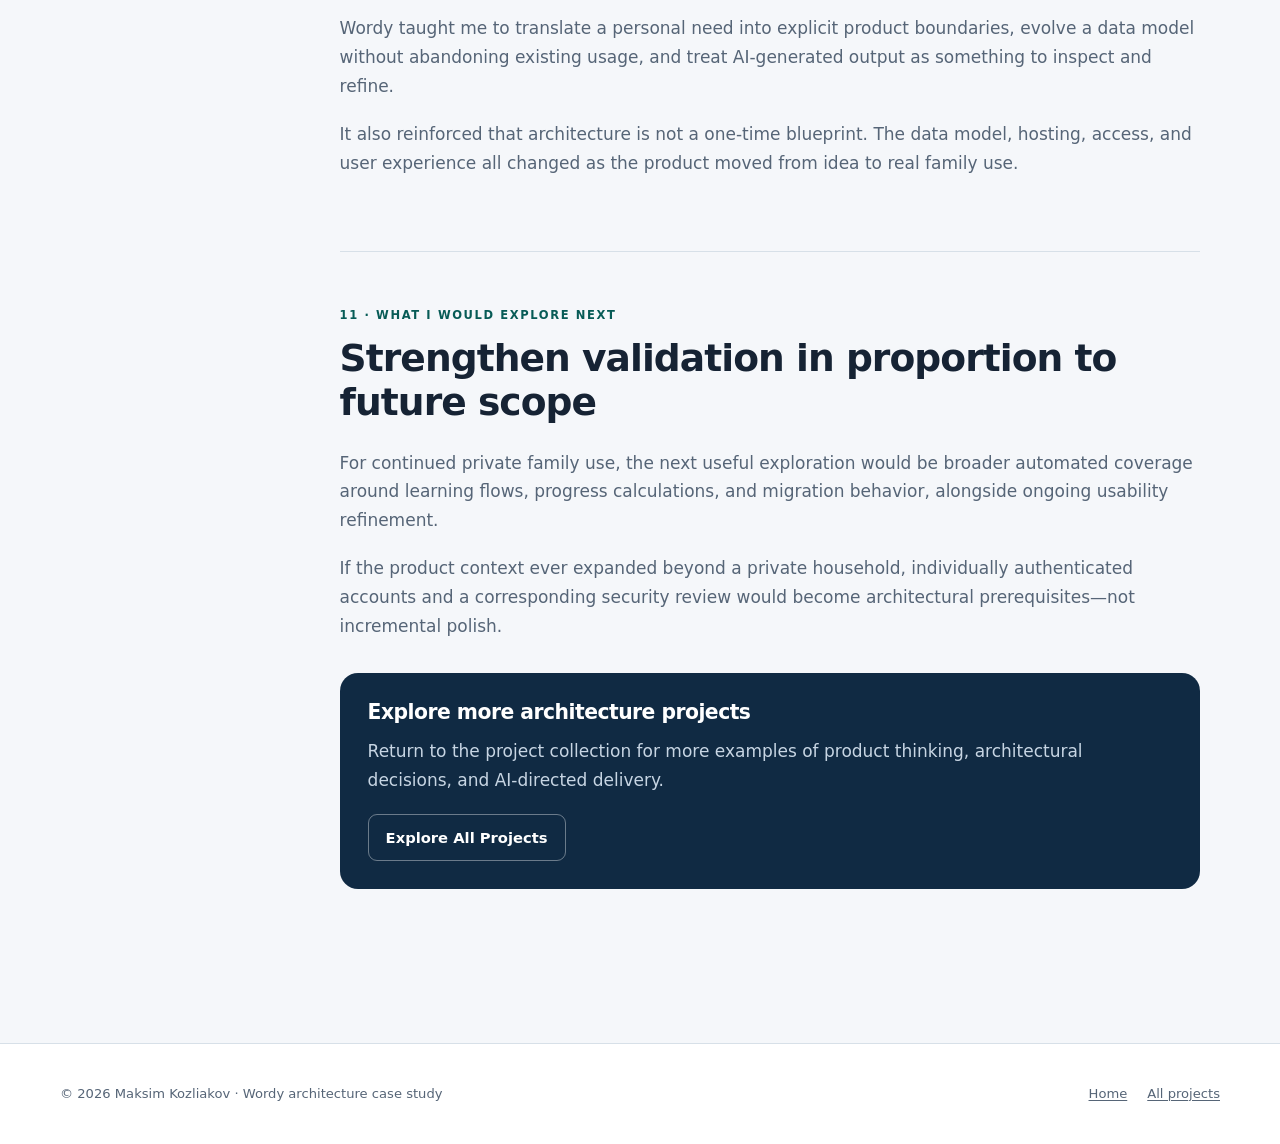
<file: site/projects/wordy.html>
<!doctype html>
<html lang="en">
<head>
  <meta charset="utf-8">
  <meta name="viewport" content="width=device-width, initial-scale=1">
  <meta name="description" content="Explore the product evolution, data model, architecture decisions, tradeoffs, and validation behind Wordy, a private family learning application directed by Maksim Kozliakov.">
  <meta name="theme-color" content="#f5f7fa">
  <link rel="canonical" href="https://kmsspb.github.io/projects/wordy.html">
  <meta property="og:type" content="article">
  <meta property="og:site_name" content="Maksim Kozliakov">
  <meta property="og:title" content="Wordy Architecture Case Study | Maksim Kozliakov">
  <meta property="og:description" content="From a family learning need to a working digital product: shared vocabulary, individual progress, and an evolving deployment architecture.">
  <meta property="og:url" content="https://kmsspb.github.io/projects/wordy.html">
  <meta property="og:image" content="https://kmsspb.github.io/assets/images/og-wordy.png">
  <meta property="og:image:width" content="1200">
  <meta property="og:image:height" content="630">
  <meta property="og:image:alt" content="Wordy architecture case study by Maksim Kozliakov — shared vocabulary and individual learning progress.">
  <meta name="twitter:card" content="summary_large_image">
  <meta name="twitter:title" content="Wordy Architecture Case Study | Maksim Kozliakov">
  <meta name="twitter:description" content="A private family learning product with shared vocabulary, individual progress, and an evolving deployment architecture.">
  <meta name="twitter:image" content="https://kmsspb.github.io/assets/images/og-wordy.png">
  <title>Wordy Architecture Case Study | Maksim Kozliakov</title>
  <link rel="stylesheet" href="../assets/style.css">
</head>
<body>
  <a class="skip-link" href="#content">Skip to content</a>
  <header class="site-header">
    <nav class="site-nav wrap" aria-label="Primary navigation">
      <a class="brand" href="../">Maksim Kozliakov</a>
      <ul class="nav-links">
        <li><a href="../">Home</a></li>
        <li><a href="../#about">About</a></li>
        <li><a href="../#projects">Projects</a></li>
        <li><a class="external" href="https://www.linkedin.com/in/maksim-kozliakov/" target="_blank" rel="noopener noreferrer">LinkedIn</a></li>
        <li><a class="external" href="https://github.com/kmsspb" target="_blank" rel="noopener noreferrer">GitHub</a></li>
      </ul>
    </nav>
  </header>

  <main id="content">
    <header class="case-hero wrap">
      <p class="eyebrow">Project 01 · First AI-assisted product · February–March 2026</p>
      <h1>Wordy</h1>
      <p class="lead">From a family learning need to a working digital product.</p>
      <template id="wordy-case-screenshot">
        <figure class="case-media"><img src="../assets/images/wordy-learning.webp" width="1600" height="900" alt="Sanitized Wordy vocabulary learning interface with no personal learner data."></figure>
      </template>
      <ul class="tags" aria-label="Wordy technologies">
        <li>Next.js</li><li>React</li><li>TypeScript</li><li>Prisma</li><li>PostgreSQL</li><li>Vercel</li>
      </ul>
      <section class="at-a-glance" aria-labelledby="wordy-glance-title">
        <h2 id="wordy-glance-title">At a Glance</h2>
        <div class="at-a-glance-grid">
          <div class="glance-item wide"><span>Challenge</span><p>Shared family vocabulary content with individual learning progress for each learner.</p></div>
          <div class="glance-item wide"><span>My role</span><p>Product ownership, solution architecture, data modeling, AI-directed implementation, and validation.</p></div>
          <div class="glance-item"><span>Architecture</span><p>Next.js, React, TypeScript, Prisma, Neon PostgreSQL, and Vercel.</p></div>
          <div class="glance-item"><span>Outcome</span><p>Deployed private family learning application.</p></div>
          <div class="glance-item"><span>Repository &amp; quality evidence</span><p>26 repository commits and 10 focused regression tests in the reviewed release.</p></div>
        </div>
      </section>
      <div class="page-actions">
        <a class="button primary" href="../#projects">Back to Projects</a>
      </div>
    </header>

    <div class="case-layout wrap">
      <aside class="case-toc" aria-label="Case study sections">
        <p>On this page</p>
        <ol>
          <li><a href="#overview">Overview</a></li>
          <li><a href="#problem">Problem</a></li>
          <li><a href="#role">My role</a></li>
          <li><a href="#scope">Vision &amp; scope</a></li>
          <li><a href="#architecture">Architecture</a></li>
          <li><a href="#decisions">Decisions</a></li>
          <li><a href="#iterations">Iterations</a></li>
          <li><a href="#validation">Validation</a></li>
          <li><a href="#outcome">Outcome</a></li>
          <li><a href="#lessons">Lessons</a></li>
          <li><a href="#next">Next</a></li>
        </ol>
      </aside>

      <article class="case-content">
        <section id="overview" aria-labelledby="overview-title">
          <span class="section-number">01 · Project overview</span>
          <h2 id="overview-title">A practical product built around a real family need</h2>
          <p>Wordy is a private, phone-friendly vocabulary learning application for my family. It combines shared vocabulary decks with separate learner progress and multiple practice modes.</p>
          <p>It was also my first independent experiment in directing AI-assisted product development: translating an informal need into explicit requirements, an evolving data model, a deployed application, and a set of product boundaries.</p>
          <div class="disclosure">
            <h3>AI implementation disclosure</h3>
            <p>I owned the product vision, architectural direction, requirements, validation, and release decisions. AI coding agents generated and modified the implementation under my direction.</p>
          </div>
        </section>

        <section id="problem" aria-labelledby="problem-title">
          <span class="section-number">02 · The problem / motivation</span>
          <h2 id="problem-title">Moving vocabulary practice beyond paper</h2>
          <p>Learning new languages with my kids often started with writing unfamiliar words on paper. I wanted an additional way to collect those words and practice them from a phone or browser.</p>
          <p>The central design challenge was shared content with personal learning state: the family should be able to use the same vocabulary decks, while each learner needed independent progress. The project also gave me a concrete way to test whether an AI coding assistant could turn that need into a real, deployed product under clear human direction.</p>
        </section>

        <section id="role" aria-labelledby="role-title">
          <span class="section-number">03 · My role</span>
          <h2 id="role-title">Product ownership and architectural direction</h2>
          <p>I framed the problem, defined requirements and delivery milestones, directed architectural choices, reviewed generated behavior, tested important journeys, and prioritized corrections.</p>
          <p>My responsibility covered the product and solution direction, including deployment, data design, experience, and proportionate security decisions. The implementation code itself was generated and modified by AI coding agents.</p>
        </section>

        <section id="scope" aria-labelledby="scope-title">
          <span class="section-number">04 · Product vision and scope</span>
          <h2 id="scope-title">One shared learning space, distinct learner journeys</h2>
          <p>The product was intentionally scoped as a private family application rather than a public learning platform.</p>
          <div class="scope-grid">
            <div class="scope-item"><h3>Shared vocabulary</h3><p>Family members use common decks and cards instead of maintaining duplicate word lists.</p></div>
            <div class="scope-item"><h3>Individual progress</h3><p>Review state, activity, streaks, and achievements remain associated with each learner.</p></div>
            <div class="scope-item"><h3>Multiple learning modes</h3><p>Flashcards, multiple-choice questions, and typing practice support different ways to review.</p></div>
            <div class="scope-item"><h3>Focused authoring</h3><p>Decks support manual card entry and tab-separated bulk import.</p></div>
          </div>
        </section>

        <section id="architecture" aria-labelledby="architecture-title">
          <span class="section-number">05 · Architecture</span>
          <h2 id="architecture-title">A focused full-stack application</h2>
          <p>Wordy uses one Next.js application for the React interface and API route handlers, Prisma for data access, PostgreSQL on Neon for persistence, and Vercel for hosting.</p>
          <figure class="architecture-diagram" role="img" aria-label="Wordy architecture: family members use a Next.js application containing a React user interface and API route handlers. The API uses Prisma to access Neon PostgreSQL. Family access, profile state, validation, and progress calculations are cross-cutting responsibilities.">
            <div class="diagram-flow" aria-hidden="true">
              <div class="diagram-node">Family Members</div>
              <div class="diagram-connector">→</div>
              <div class="diagram-node stack emphasis">Next.js Application<div class="diagram-subnodes"><span>React UI</span><span>API Route Handlers</span></div></div>
              <div class="diagram-connector">→</div>
              <div class="diagram-node">Prisma</div>
              <div class="diagram-connector">→</div>
              <div class="diagram-node">Neon PostgreSQL</div>
            </div>
            <div class="diagram-responsibilities" aria-hidden="true">
              <span>Family access</span><span>Profile state</span><span>Validation</span><span>Progress calculations</span>
            </div>
            <figcaption>Current deployed architecture and cross-cutting application responsibilities.</figcaption>
          </figure>

          <div class="data-architecture">
            <h3>Data architecture: shared content, learner-specific state</h3>
            <p>Vocabulary decks and cards are shared. Current review state and historical learning events remain associated with an individual profile and card.</p>
            <figure class="architecture-diagram" role="img" aria-label="Conceptual Wordy data model. Shared vocabulary contains decks and cards. Each card can have learner-specific ReviewState and ReviewEvent records associated with a profile.">
              <div class="data-model" aria-hidden="true">
                <div class="data-model-node shared">Shared Vocabulary</div>
                <div class="data-model-arrow">↓</div>
                <div class="data-model-node">Deck</div>
                <div class="data-model-arrow">↓</div>
                <div class="data-model-node">Card</div>
                <div class="data-model-arrow">↓</div>
                <div class="data-model-branches">
                  <div class="data-model-node">ReviewState</div>
                  <div class="data-model-node">ReviewEvent</div>
                </div>
                <div class="data-profile">
                  <div class="data-model-arrow">↓</div>
                  <div class="data-model-node shared">Profile</div>
                </div>
              </div>
              <figcaption>Shared vocabulary content is separated from learner-specific current state and historical learning events.</figcaption>
            </figure>
            <p><strong>ReviewState answers where a learner is now. ReviewEvent preserves what happened over time.</strong> This separation supports efficient study sessions while retaining the activity history needed for progress analysis, streaks, achievements, and future analytics.</p>
          </div>
        </section>

        <section id="decisions" aria-labelledby="decisions-title">
          <span class="section-number">06 · Key architectural decisions</span>
          <h2 id="decisions-title">Decisions shaped by product context</h2>
          <p>The design evolved as the application moved from local validation to family use on the web. These decisions were not all fixed at the beginning.</p>
          <div class="decision-list">
            <article class="decision-card">
              <header class="decision-header"><span class="decision-index">DECISION 01</span><h3>Shared content, individual learner progress</h3></header>
              <div class="decision-body">
                <div class="decision-field"><h4>Problem</h4><p>The family needed common vocabulary decks without combining each learner's progress.</p></div>
                <div class="decision-field"><h4>Decision</h4><p>Keep decks and cards shared, while associating review data with an individual learner and card.</p></div>
                <div class="decision-field"><h4>Rationale</h4><p>Shared content avoids duplicate maintenance; learner-specific state preserves an accurate personal journey.</p></div>
                <div class="decision-field"><h4>Tradeoff</h4><p>Adding profiles required coordinated changes across the database, API, and interface.</p></div>
                <div class="decision-field"><h4>Learning</h4><p>Identity and ownership affect the whole system, even in a small private application. Existing progress was preserved under a starter profile during the migration.</p></div>
              </div>
            </article>
            <article class="decision-card">
              <header class="decision-header"><span class="decision-index">DECISION 02</span><h3>Current ReviewState and append-only ReviewEvent history</h3></header>
              <div class="decision-body">
                <div class="decision-field"><h4>Problem</h4><p>Study sessions need fast access to current review state, while progress features need historical activity.</p></div>
                <div class="decision-field"><h4>Decision</h4><p>Separate the current level and next review from an append-only history of learning activity.</p></div>
                <div class="decision-field"><h4>Rationale</h4><p>The split supports efficient study flows and historical questions such as streaks, achievements, and progress by mode.</p></div>
                <div class="decision-field"><h4>Tradeoff</h4><p>The current-state and historical representations must be kept consistent.</p></div>
                <div class="decision-field"><h4>Learning</h4><p>Operational state and historical evidence answer different questions and benefit from distinct models.</p></div>
              </div>
            </article>
            <article class="decision-card">
              <header class="decision-header"><span class="decision-index">DECISION 03</span><h3>From local SQLite to Neon PostgreSQL and Vercel</h3></header>
              <div class="decision-body">
                <div class="decision-field"><h4>Problem</h4><p>The local prototype's storage and runtime no longer matched a web-deployed family application.</p></div>
                <div class="decision-field"><h4>Decision</h4><p>Evolve from SQLite to managed PostgreSQL on Neon, deploy on Vercel, and apply Prisma migrations.</p></div>
                <div class="decision-field"><h4>Rationale</h4><p>The managed services fit the application's new operating context without introducing a larger hosting architecture.</p></div>
                <div class="decision-field"><h4>Tradeoff</h4><p>Deployment added migration and hosted-service considerations that were unnecessary during local validation.</p></div>
                <div class="decision-field"><h4>Learning</h4><p>Infrastructure should evolve with the product context. A briefly explored Docker route was discarded rather than preserved for its own sake.</p></div>
              </div>
            </article>
            <article class="decision-card">
              <header class="decision-header"><span class="decision-index">DECISION 04</span><h3>Lightweight family access</h3></header>
              <div class="decision-body">
                <div class="decision-field"><h4>Problem</h4><p>An internet-accessible family tool needed access controls proportionate to its private household use.</p></div>
                <div class="decision-field"><h4>Decision</h4><p>Use a lightweight family-access model instead of full individual account authentication.</p></div>
                <div class="decision-field"><h4>Rationale</h4><p>The approach matches the limited audience and avoids account infrastructure beyond the product's intended scope.</p></div>
                <div class="decision-field"><h4>Tradeoff</h4><p>It is not suitable as authentication for a public, multi-tenant product.</p></div>
                <div class="decision-field"><h4>Learning</h4><p>Security decisions need to be explicit about context and limits; proportionate does not mean universally sufficient.</p></div>
              </div>
            </article>
          </div>
        </section>

        <section id="iterations" aria-labelledby="iterations-title">
          <span class="section-number">07 · Challenges and iterations</span>
          <h2 id="iterations-title">The useful design emerged through refinement</h2>
          <p>Iteration went beyond adding functionality. Profile selection was corrected to survive refresh and locking, mobile swipe behavior was refined, and progress summaries were simplified after an overly comparison-heavy version.</p>
          <p>The move to profiles required a cross-cutting migration while preserving existing progress. When the application became internet-accessible, access-control and input-handling protections were also strengthened. These changes illustrate an architecture responding to observed product needs rather than appearing fully formed at the start.</p>
        </section>

        <section id="validation" aria-labelledby="validation-title">
          <span class="section-number">08 · Validation</span>
          <h2 id="validation-title">Targeted evidence, with stated limits</h2>
          <p>The existing repository review reports 26 commits from February 5 to March 17, 2026, and ten passing focused regression tests: six for profile selection and persistence, and four for access and configuration behavior.</p>
          <p class="note">These figures describe targeted verification, not comprehensive automated coverage. They should be rechecked against the private application repository before being treated as current.</p>
        </section>

        <section id="outcome" aria-labelledby="outcome-title">
          <span class="section-number">09 · Outcome</span>
          <h2 id="outcome-title">A deployed family product and a reusable way of working</h2>
          <div class="outcome-grid">
            <div class="outcome-item"><h3>Product outcome</h3><p>A web-based, phone-friendly learning application with shared decks, individual progress, and several practice modes.</p></div>
            <div class="outcome-item"><h3>Architecture outcome</h3><p>A full-stack design that evolved from local validation to managed web deployment while preserving existing use.</p></div>
          </div>
          <p class="note">Wordy remains private because it contains family learning information. There is intentionally no public live demo or repository link.</p>
        </section>

        <section id="lessons" aria-labelledby="lessons-title">
          <span class="section-number">10 · Lessons learned</span>
          <h2 id="lessons-title">Direction, inspection, and iteration remain human responsibilities</h2>
          <p>Wordy taught me to translate a personal need into explicit product boundaries, evolve a data model without abandoning existing usage, and treat AI-generated output as something to inspect and refine.</p>
          <p>It also reinforced that architecture is not a one-time blueprint. The data model, hosting, access, and user experience all changed as the product moved from idea to real family use.</p>
        </section>

        <section id="next" aria-labelledby="next-title">
          <span class="section-number">11 · What I would explore next</span>
          <h2 id="next-title">Strengthen validation in proportion to future scope</h2>
          <p>For continued private family use, the next useful exploration would be broader automated coverage around learning flows, progress calculations, and migration behavior, alongside ongoing usability refinement.</p>
          <p>If the product context ever expanded beyond a private household, individually authenticated accounts and a corresponding security review would become architectural prerequisites—not incremental polish.</p>
          <div class="case-next">
            <h3>Explore more architecture projects</h3>
            <p>Return to the project collection for more examples of product thinking, architectural decisions, and AI-directed delivery.</p>
            <a class="button" href="../#projects">Explore All Projects</a>
          </div>
        </section>
      </article>
    </div>
  </main>

  <footer class="site-footer">
    <div class="footer-inner wrap">
      <p>© 2026 Maksim Kozliakov · Wordy architecture case study</p>
      <div class="footer-links"><a href="../">Home</a><a href="../#projects">All projects</a></div>
    </div>
  </footer>
</body>
</html>
</file>
<file: site/assets/style.css>
:root {
  color-scheme: light;
  --bg: #f5f7fa;
  --surface: #ffffff;
  --surface-soft: #eef3f6;
  --ink: #162334;
  --muted: #566577;
  --accent: #0b746d;
  --accent-strong: #075b56;
  --accent-soft: #e5f2f0;
  --navy: #102a43;
  --line: #d7e0e8;
  --line-strong: #bdc9d5;
  --shadow: 0 18px 45px rgba(16, 42, 67, 0.08);
  --radius: 18px;
  --radius-small: 11px;
  --content: 1160px;
  --article: 860px;
}

* { box-sizing: border-box; }
html { scroll-behavior: smooth; scroll-padding-top: 96px; }
body {
  margin: 0;
  background: var(--bg);
  color: var(--ink);
  font-family: Inter, ui-sans-serif, system-ui, -apple-system, BlinkMacSystemFont, "Segoe UI", sans-serif;
  font-size: 17px;
  line-height: 1.7;
  text-rendering: optimizeLegibility;
}
a { color: var(--accent-strong); text-decoration-thickness: 1px; text-underline-offset: .18em; }
a:hover { color: var(--accent); }
a:focus-visible, button:focus-visible { outline: 3px solid rgba(11,116,109,.32); outline-offset: 4px; border-radius: 4px; }
img, svg { max-width: 100%; }
p { margin: 0 0 1.2rem; color: var(--muted); }
strong { color: var(--ink); }
h1, h2, h3, h4 { color: var(--ink); line-height: 1.16; letter-spacing: -.025em; }
h1 { margin: 0; font-size: clamp(3rem,7vw,5.8rem); line-height: .98; letter-spacing: -.058em; }
h2 { margin: 0 0 1.25rem; font-size: clamp(2rem,4vw,3rem); }
h3 { margin: 0 0 .75rem; font-size: 1.27rem; }
h4 { margin: 0 0 .35rem; font-size: .78rem; letter-spacing: .12em; text-transform: uppercase; }
ul, ol { color: var(--muted); }
li + li { margin-top: .45rem; }
.wrap { width: min(100% - 48px,var(--content)); margin-inline: auto; }
.skip-link { position: fixed; z-index: 100; top: 12px; left: 12px; padding: 10px 14px; border-radius: 8px; background: var(--navy); color: #fff; transform: translateY(-160%); transition: transform 160ms ease; }
.skip-link:focus { color: #fff; transform: translateY(0); }
.site-header { position: sticky; z-index: 20; top: 0; border-bottom: 1px solid rgba(215,224,232,.9); background: rgba(245,247,250,.94); backdrop-filter: blur(14px); }
.site-nav { min-height: 72px; display: flex; align-items: center; justify-content: space-between; gap: 30px; }
.brand { color: var(--navy); font-size: .97rem; font-weight: 760; letter-spacing: -.015em; text-decoration: none; white-space: nowrap; }
.nav-links { display: flex; align-items: center; justify-content: flex-end; gap: clamp(16px,2.4vw,30px); margin: 0; padding: 0; list-style: none; font-size: .9rem; }
.nav-links li + li { margin: 0; }
.nav-links a { color: var(--muted); text-decoration: none; }
.nav-links a:hover, .nav-links a[aria-current="page"] { color: var(--accent-strong); }
.external::after { content: " \2197"; font-size: .8em; }
main { overflow: hidden; }
.hero { position: relative; min-height: auto; padding-block: 100px 92px; }
.hero::before { position: absolute; z-index: -1; top: 9%; right: -15%; width: 42%; aspect-ratio: 1; border: 1px solid rgba(11,116,109,.12); border-radius: 50%; content: ""; }
.hero-copy { min-width: 0; max-width: 930px; }
.eyebrow { margin: 0 0 1.2rem; color: var(--accent-strong); font-size: .76rem; font-weight: 800; letter-spacing: .17em; text-transform: uppercase; }
.professional-focus { display: inline-flex; max-width: 100%; margin: 0 0 1.7rem; padding: 7px 11px; border: 1px solid #c9dedb; border-radius: 999px; background: var(--accent-soft); color: var(--accent-strong); font-size: .76rem; font-weight: 720; letter-spacing: .025em; white-space: normal; }
.hero-copy .lead { max-width: 760px; margin: 1.7rem 0 0; color: #34485d; font-size: clamp(1.12rem,2vw,1.27rem); line-height: 1.68; }
.hero-copy .supporting-copy { max-width: 760px; margin-top: 1.25rem; }
.hero-summary { max-width: 760px; margin-top: 1.15rem; }
.hero-actions, .card-actions, .page-actions { display: flex; flex-wrap: wrap; gap: 12px; align-items: center; margin-top: 2rem; }
.button { display: inline-flex; min-height: 46px; align-items: center; justify-content: center; padding: 10px 17px; border: 1px solid var(--line-strong); border-radius: 9px; background: transparent; color: var(--navy); font-size: .92rem; font-weight: 720; text-decoration: none; transition: background 160ms ease,border-color 160ms ease,color 160ms ease,transform 160ms ease; }
.button:hover { border-color: var(--accent); color: var(--accent-strong); transform: translateY(-1px); }
.button.primary { border-color: var(--navy); background: var(--navy); color: #fff; }
.button.primary:hover { border-color: var(--accent-strong); background: var(--accent-strong); color: #fff; }
.text-link { display: inline-flex; align-items: center; gap: 6px; font-size: .92rem; font-weight: 700; }
.hero-aside { position: relative; padding: 30px 0 30px 30px; border-left: 1px solid var(--line-strong); }
.hero-aside::before { position: absolute; top: 0; left: -4px; width: 7px; height: 7px; border-radius: 50%; background: var(--accent); box-shadow: 0 96px 0 var(--accent),0 192px 0 var(--accent); content: ""; }
.signal + .signal { margin-top: 1.75rem; }
.signal span { display: block; margin-bottom: .25rem; color: var(--accent-strong); font-size: .68rem; font-weight: 800; letter-spacing: .14em; text-transform: uppercase; }
.signal strong { display: block; font-size: .98rem; line-height: 1.45; }
.section { padding-block: 104px; }
.section.compact { padding-block: 76px; }
.section-alt { border-block: 1px solid var(--line); background: var(--surface); }
.section-heading { display: grid; grid-template-columns: minmax(0,.75fr) minmax(280px,1fr); gap: 40px; align-items: end; margin-bottom: 40px; }
.section-heading p { max-width: 660px; margin: 0; }
.section-heading .section-subtitle { color: var(--navy); font-size: 1.1rem; font-weight: 680; }
.about-layout { display: grid; grid-template-columns: minmax(220px,.72fr) minmax(0,1.35fr); gap: clamp(50px,8vw,100px); align-items: start; }
.about-intro { position: sticky; top: 115px; }
.about-intro .lead { color: var(--navy); font-size: 1.32rem; line-height: 1.55; }
.about-copy p { max-width: 710px; }
.principle { margin: 2.2rem 0 0; padding: 1.55rem 0 0 1.5rem; border-top: 1px solid var(--line-strong); border-left: 3px solid var(--accent); color: var(--navy); font-size: 1.14rem; font-weight: 680; }
.focus-grid { display: grid; grid-template-columns: repeat(4,minmax(0,1fr)); gap: 18px; }
.focus-card, .project-card { border: 1px solid var(--line); border-radius: var(--radius); background: var(--surface); box-shadow: 0 1px 1px rgba(16,42,67,.02); }
.focus-card { min-height: 225px; padding: 26px; }
.focus-number { display: block; margin-bottom: 2.7rem; color: var(--accent); font-size: .76rem; font-weight: 800; letter-spacing: .12em; }
.focus-card p { margin-bottom: 0; font-size: .94rem; }
.projects-section { padding-top: 92px; }
.project-grid { display: grid; grid-template-columns: repeat(2,minmax(0,1fr)); gap: 24px; }
.project-card { display: flex; flex-direction: column; min-height: 100%; padding: clamp(28px,4vw,42px); transition: border-color 160ms ease,box-shadow 160ms ease,transform 160ms ease; }
.project-card:hover { border-color: var(--line-strong); box-shadow: var(--shadow); transform: translateY(-3px); }
.project-order { display: flex; justify-content: space-between; gap: 16px; margin-bottom: 2.4rem; color: var(--accent-strong); font-size: .72rem; font-weight: 800; letter-spacing: .12em; text-transform: uppercase; }
.project-card h3 { margin-bottom: .55rem; font-size: clamp(1.8rem,3vw,2.35rem); }
.project-subtitle { min-height: 3.2em; color: var(--navy); font-size: 1.02rem; font-weight: 680; line-height: 1.5; }
.project-card > p:not(.project-subtitle) { flex-grow: 1; }
.project-facts { display: grid; gap: 13px; flex-grow: 1; margin-top: .4rem; }
.project-facts div { padding-top: 13px; border-top: 1px solid var(--line); }
.project-facts span { display: block; margin-bottom: 3px; color: var(--accent-strong); font-size: .66rem; font-weight: 800; letter-spacing: .11em; text-transform: uppercase; }
.project-facts p { margin: 0; font-size: .9rem; }
.project-media, .case-media { overflow: hidden; margin: 0 0 26px; border: 1px solid var(--line); border-radius: 12px; background: var(--surface-soft); aspect-ratio: 16/9; }
.project-media img, .case-media img { display: block; width: 100%; height: 100%; object-fit: cover; }
.case-media { margin-top: 2rem; border-radius: var(--radius); }
.foundation-copy { max-width: 820px; }
.foundation-copy p:first-child { color: var(--navy); font-size: 1.18rem; }
.experience-strip { display: grid; grid-template-columns: repeat(3,minmax(0,1fr)); gap: 1px; margin: 2.7rem 0 1.4rem; overflow: hidden; border: 1px solid var(--line); border-radius: var(--radius-small); background: var(--line); }
.experience-strip div { min-height: 120px; padding: 22px; background: var(--surface); }
.experience-strip strong, .experience-strip span { display: block; }
.experience-strip strong { color: var(--navy); font-size: 1.18rem; }
.experience-strip span { margin-top: .25rem; color: var(--muted); font-size: .82rem; }
.foundation-grid { display: grid; grid-template-columns: repeat(3,minmax(0,1fr)); gap: 18px; }
.foundation-card { padding: 26px; border: 1px solid var(--line); border-radius: var(--radius); background: var(--surface); }
.foundation-card p { margin: 0; font-size: .92rem; }
.approach-grid { display: grid; grid-template-columns: repeat(5,minmax(0,1fr)); gap: 12px; margin: 0; padding: 0; list-style: none; counter-reset: none; }
.approach-grid li, .approach-grid li + li { min-height: 250px; margin: 0; padding: 24px; border: 1px solid var(--line); border-radius: var(--radius-small); background: var(--surface); }
.approach-grid li > span { display: block; margin-bottom: 3rem; color: var(--accent-strong); font-size: .7rem; font-weight: 800; letter-spacing: .12em; }
.approach-grid h3 { font-size: 1rem; }
.approach-grid p { margin: 0; font-size: .85rem; }
.connect-section { border-top: 1px solid #25425d; background: var(--navy); }
.connect-inner { display: flex; align-items: center; justify-content: space-between; gap: 48px; }
.connect-inner h2, .connect-inner .eyebrow { color: #fff; }
.connect-inner p { max-width: 650px; margin-bottom: 0; color: #c7d5e3; }
.connect-inner .page-actions { flex: 0 0 auto; margin-top: 0; }
.connect-inner .button.primary { border-color: #fff; background: #fff; color: var(--navy); }
.connect-inner .button { border-color: #7890a7; color: #fff; }
.tags { display: flex; flex-wrap: wrap; gap: 7px; margin: 1rem 0 0; padding: 0; list-style: none; }
.tags li, .tags li + li { margin: 0; padding: 5px 9px; border: 1px solid var(--line); border-radius: 999px; background: var(--surface-soft); color: #42566b; font-size: .72rem; font-weight: 700; }
.card-actions { margin-top: 2rem; }
.site-footer { border-top: 1px solid var(--line); background: var(--surface); }
.footer-inner { display: flex; min-height: 100px; align-items: center; justify-content: space-between; gap: 24px; color: var(--muted); font-size: .82rem; }
.footer-inner p { margin: 0; }
.footer-links { display: flex; gap: 20px; }
.footer-links a { color: var(--muted); }

/* Case studies */
.case-hero { padding-block: 88px 68px; }
.case-hero h1 { max-width: 920px; }
.case-hero .lead { max-width: 800px; margin: 1.6rem 0 0; color: #34485d; font-size: clamp(1.2rem,2.5vw,1.55rem); line-height: 1.55; }
.project-meta { display: grid; grid-template-columns: repeat(3,minmax(0,1fr)); gap: 1px; margin-top: 3rem; border: 1px solid var(--line); border-radius: var(--radius-small); overflow: hidden; background: var(--line); }
.meta-item { padding: 18px 20px; background: var(--surface); }
.meta-item span { display: block; margin-bottom: .25rem; color: var(--accent-strong); font-size: .66rem; font-weight: 800; letter-spacing: .12em; text-transform: uppercase; }
.meta-item strong { font-size: .88rem; line-height: 1.45; }
.at-a-glance { margin-top: 3rem; }
.at-a-glance h2 { margin-bottom: 1rem; font-size: 1.35rem; }
.at-a-glance-grid { display: grid; grid-template-columns: repeat(6,minmax(0,1fr)); gap: 1px; overflow: hidden; border: 1px solid var(--line); border-radius: var(--radius-small); background: var(--line); }
.glance-item { grid-column: span 2; padding: 18px 20px; background: var(--surface); }
.glance-item.wide { grid-column: span 3; }
.glance-item span { display: block; margin-bottom: .3rem; color: var(--accent-strong); font-size: .66rem; font-weight: 800; letter-spacing: .12em; text-transform: uppercase; }
.glance-item p { margin: 0; font-size: .84rem; line-height: 1.5; }
.case-layout { display: grid; grid-template-columns: 190px minmax(0,var(--article)); gap: clamp(40px,7vw,90px); align-items: start; padding-bottom: 100px; }
.case-toc { position: sticky; top: 105px; padding-top: 8px; }
.case-toc p { margin-bottom: .75rem; color: var(--ink); font-size: .7rem; font-weight: 800; letter-spacing: .13em; text-transform: uppercase; }
.case-toc ol { margin: 0; padding: 0; list-style: none; counter-reset: toc; font-size: .78rem; line-height: 1.4; }
.case-toc li, .case-toc li + li { position: relative; margin: 0; padding: 6px 0 6px 28px; counter-increment: toc; }
.case-toc li::before { position: absolute; left: 0; color: #8090a1; content: counter(toc,decimal-leading-zero); }
.case-toc a { color: var(--muted); text-decoration: none; }
.case-toc a:hover { color: var(--accent-strong); }
.case-content > section { padding-block: 54px; border-top: 1px solid var(--line); }
.case-content > section:first-child { border-top: 0; }
.case-content h2 { margin-bottom: 1.5rem; font-size: clamp(1.8rem,3vw,2.35rem); }
.section-number { display: block; margin-bottom: .75rem; color: var(--accent-strong); font-size: .72rem; font-weight: 800; letter-spacing: .14em; text-transform: uppercase; }
.disclosure { margin-top: 2rem; padding: 22px 24px; border: 1px solid #c8dedb; border-left: 4px solid var(--accent); border-radius: var(--radius-small); background: var(--accent-soft); }
.disclosure h3 { margin-bottom: .4rem; color: var(--accent-strong); font-size: .76rem; letter-spacing: .12em; text-transform: uppercase; }
.disclosure p { margin: 0; color: #294d50; font-size: .93rem; }
.scope-grid, .outcome-grid { display: grid; grid-template-columns: repeat(2,minmax(0,1fr)); gap: 16px; margin-top: 1.8rem; }
.scope-item, .outcome-item { padding: 22px; border: 1px solid var(--line); border-radius: var(--radius-small); background: var(--surface); }
.scope-item p, .outcome-item p { margin: 0; font-size: .92rem; }
.architecture-diagram { margin: 2rem 0 0; padding: clamp(20px,4vw,36px); border: 1px solid var(--line); border-radius: var(--radius); background: var(--surface); box-shadow: var(--shadow); }
.diagram-flow { display: flex; align-items: stretch; justify-content: center; gap: 0; }
.diagram-node { display: flex; min-width: 120px; min-height: 78px; flex: 1 1 0; align-items: center; justify-content: center; padding: 14px; border: 1px solid var(--line-strong); border-radius: 10px; background: var(--surface-soft); color: var(--navy); font-size: .82rem; font-weight: 720; line-height: 1.4; text-align: center; }
.diagram-node.emphasis { border-color: #8dbab6; background: var(--accent-soft); }
.diagram-node.stack { flex-direction: column; gap: 10px; }
.diagram-subnodes { display: flex; gap: 6px; width: 100%; }
.diagram-subnodes span { flex: 1; padding: 7px 5px; border: 1px solid var(--line); border-radius: 6px; background: var(--surface); color: var(--muted); font-size: .67rem; font-weight: 650; }
.diagram-connector { display: flex; min-width: 38px; align-items: center; justify-content: center; color: var(--accent-strong); font-size: 1.2rem; }
.diagram-connector.labeled { min-width: 76px; flex-direction: column; font-size: 1rem; }
.diagram-connector small { color: var(--muted); font-size: .6rem; font-weight: 700; text-align: center; }
.diagram-responsibilities { display: flex; flex-wrap: wrap; gap: 7px; justify-content: center; margin-top: 20px; padding-top: 18px; border-top: 1px dashed var(--line-strong); }
.diagram-responsibilities span { padding: 5px 9px; border-radius: 999px; background: var(--surface-soft); color: var(--muted); font-size: .7rem; font-weight: 700; }
.diagram-notes { display: grid; grid-template-columns: repeat(2,minmax(0,1fr)); gap: 10px; margin-top: 20px; }
.diagram-notes p { margin: 0; padding: 10px 12px; border-radius: 8px; background: var(--surface-soft); font-size: .75rem; text-align: center; }
.architecture-diagram figcaption { margin-top: 18px; color: var(--muted); font-size: .76rem; text-align: center; }
.supply-chain-card .project-order > span:first-child { white-space: nowrap; }
.supply-chain-positioning { max-width: 800px; margin-top: 1rem; font-size: .9rem; }
.supply-chain-system { display: grid; grid-template-columns: minmax(0,1.6fr) minmax(0,1fr); gap: 24px; align-items: start; }
.supply-chain-flow { margin: 0; padding: 0; list-style: none; }
.supply-chain-flow li + li { margin-top: 0; }
.supply-chain-flow .diagram-node { min-width: 0; }
.supply-chain-flow .diagram-node span { color: var(--muted); font-size: .76rem; font-weight: 400; }
.supply-chain-arrow { display: block; padding-block: 5px; color: var(--accent-strong); font-size: 1.2rem; line-height: 1.4; text-align: center; }
.supply-chain-mcp { margin-top: 120px; padding: 18px; border: 1px solid var(--line-strong); border-radius: var(--radius-small); background: var(--surface-soft); }
.supply-chain-mcp .eyebrow { margin-bottom: .6rem; font-size: .65rem; letter-spacing: .08em; }
.supply-chain-mcp h3, .supply-chain-future h3 { font-size: 1rem; line-height: 1.4; }
.supply-chain-mcp p, .supply-chain-future p { margin-bottom: .8rem; font-size: .8rem; }
.supply-chain-mcp p:last-child, .supply-chain-future p:last-child { margin-bottom: 0; }
.supply-chain-boundary-label { padding-top: .8rem; border-top: 1px solid var(--line-strong); }
.supply-chain-future { grid-column: 1/-1; padding: 20px; border: 2px dashed var(--line-strong); border-radius: var(--radius-small); background: var(--surface-soft); }
@media (max-width: 760px) {
  .supply-chain-system { grid-template-columns: minmax(0,1fr); gap: 20px; }
  .supply-chain-mcp { margin-top: 0; }
}
.data-architecture { margin-top: 2.5rem; }
.data-architecture h3 { margin-bottom: .6rem; font-size: 1.3rem; }
.data-model { display: grid; justify-items: center; gap: 8px; margin-top: 1.6rem; }
.data-model-node { min-width: 190px; padding: 12px 18px; border: 1px solid var(--line-strong); border-radius: 9px; background: var(--surface-soft); color: var(--navy); font-size: .84rem; font-weight: 760; text-align: center; }
.data-model-node.shared { border-color: #8dbab6; background: var(--accent-soft); }
.data-model-arrow { color: var(--accent-strong); font-weight: 800; line-height: 1; }
.data-model-branches { position: relative; display: grid; grid-template-columns: repeat(2,minmax(0,1fr)); gap: 52px; width: min(100%,560px); padding-top: 20px; }
.data-model-branches::before { position: absolute; top: 8px; right: 25%; left: 25%; border-top: 1px solid var(--accent); content: ""; }
.data-model-branches .data-model-node { position: relative; min-width: 0; }
.data-model-branches .data-model-node::before { position: absolute; top: -13px; left: 50%; height: 12px; border-left: 1px solid var(--accent); content: ""; }
.data-profile { display: grid; justify-items: center; margin-top: 4px; }
.timeline { display: grid; grid-template-columns: repeat(3,minmax(0,1fr)); gap: 14px; margin: 2rem 0 0; padding: 0; list-style: none; }
.timeline li, .timeline li + li { position: relative; min-height: 180px; margin: 0; padding: 24px; border: 1px solid var(--line); border-radius: var(--radius-small); background: var(--surface); }
.timeline-version { display: block; margin-bottom: 2.4rem; color: var(--accent-strong); font-size: .72rem; font-weight: 850; letter-spacing: .12em; text-transform: uppercase; }
.timeline h3 { font-size: 1rem; }
.timeline p { margin: 0; font-size: .87rem; }
.decision-list { display: grid; gap: 20px; margin-top: 2rem; }
.decision-card { overflow: hidden; border: 1px solid var(--line); border-radius: var(--radius); background: var(--surface); }
.decision-header { display: flex; align-items: baseline; gap: 18px; padding: 22px 26px; border-bottom: 1px solid var(--line); background: var(--surface-soft); }
.decision-index { color: var(--accent-strong); font-size: .7rem; font-weight: 800; letter-spacing: .1em; }
.decision-header h3 { margin: 0; font-size: 1.08rem; }
.decision-body { display: grid; grid-template-columns: repeat(2,minmax(0,1fr)); }
.decision-field { padding: 20px 26px; border-bottom: 1px solid var(--line); }
.decision-field:nth-child(odd) { border-right: 1px solid var(--line); }
.decision-field:last-child { grid-column: 1/-1; border-bottom: 0; border-right: 0; background: #fbfcfd; }
.decision-field p { margin: 0; font-size: .9rem; }
.note { margin-top: 1.5rem; padding: 18px 20px; border-left: 3px solid var(--line-strong); background: var(--surface-soft); color: var(--muted); font-size: .88rem; }
.case-next { margin-top: 2rem; padding: 28px; border-radius: var(--radius); background: var(--navy); color: #fff; }
.case-next h3, .case-next p, .case-next a { color: #fff; }
.case-next p { color: #c7d5e3; }
.case-next .button { border-color: rgba(255,255,255,.38); color: #fff; }
.case-next .button:hover { border-color: #fff; color: #fff; }
.error-page { display: grid; min-height: calc(100vh - 173px); place-items: center; padding-block: 80px; text-align: center; }
.error-page h1 { margin-bottom: 1rem; }

@media (max-width: 980px) {
  .hero { min-height: auto; }
  .hero-aside { display: grid; grid-template-columns: repeat(3,minmax(0,1fr)); gap: 24px; padding: 24px 0 0; border-top: 1px solid var(--line-strong); border-left: 0; }
  .hero-aside::before { display: none; }
  .signal + .signal { margin: 0; }
  .focus-grid { grid-template-columns: repeat(2,minmax(0,1fr)); }
  .foundation-grid, .approach-grid, .timeline { grid-template-columns: repeat(2,minmax(0,1fr)); }
  .foundation-card:last-child { grid-column: 1/-1; }
  .case-layout { grid-template-columns: 1fr; }
  .case-toc { display: none; }
  .case-content { max-width: var(--article); margin-inline: auto; }
  .diagram-flow { display: grid; grid-template-columns: 1fr; justify-items: stretch; }
  .diagram-connector, .diagram-connector.labeled { min-width: 0; min-height: 40px; transform: rotate(90deg); }
  .diagram-connector.labeled small { transform: rotate(-90deg); }
}

@media (max-width: 760px) {
  html { scroll-padding-top: 150px; }
  .wrap { width: min(100% - 34px,var(--content)); }
  .site-nav { min-height: auto; flex-direction: column; align-items: flex-start; gap: 10px; padding-block: 14px; }
  .nav-links { width: 100%; gap: 14px 20px; justify-content: flex-start; overflow-x: auto; padding-bottom: 2px; }
  .hero, .case-hero { padding-block: 68px 56px; }
  .hero::before { display: none; }
  .professional-focus { border-radius: 10px; line-height: 1.45; }
  .section, .section.compact { padding-block: 72px; }
  .section-heading, .about-layout, .project-grid { grid-template-columns: 1fr; }
  .section-heading { gap: 10px; }
  .about-intro { position: static; }
  .project-subtitle { min-height: 0; }
  .project-meta, .scope-grid, .outcome-grid, .diagram-notes, .experience-strip, .foundation-grid { grid-template-columns: 1fr; }
  .foundation-card:last-child { grid-column: auto; }
  .at-a-glance-grid { grid-template-columns: 1fr; }
  .glance-item, .glance-item.wide { grid-column: auto; }
  .connect-inner { align-items: flex-start; flex-direction: column; }
  .connect-inner .page-actions { margin-top: 0; }
  .decision-body { grid-template-columns: 1fr; }
  .decision-field, .decision-field:nth-child(odd) { border-right: 0; }
  .decision-field:last-child { grid-column: auto; }
  .footer-inner { align-items: flex-start; flex-direction: column; justify-content: center; padding-block: 24px; }
}

@media (max-width: 540px) {
  body { font-size: 16px; }
  .nav-links { font-size: .8rem; }
  .hero-aside, .focus-grid { grid-template-columns: 1fr; }
  .hero-aside { gap: 16px; }
  .focus-card { min-height: 0; }
  .focus-number { margin-bottom: 1.7rem; }
  .hero-actions .button, .page-actions .button { width: 100%; }
  .project-order { flex-direction: column; gap: 4px; }
  .approach-grid, .timeline { grid-template-columns: 1fr; }
  .approach-grid li, .approach-grid li + li, .timeline li, .timeline li + li { min-height: 0; }
  .approach-grid li > span, .timeline-version { margin-bottom: 1.7rem; }
  .data-model-branches { gap: 16px; }
  .data-model-node { min-width: 160px; }
  .diagram-subnodes { flex-direction: column; }
  .decision-header { align-items: flex-start; flex-direction: column; gap: 6px; }
}

@media (prefers-reduced-motion: reduce) {
  html { scroll-behavior: auto; }
  *, *::before, *::after { scroll-behavior: auto !important; transition-duration: .01ms !important; }
}
</file>
